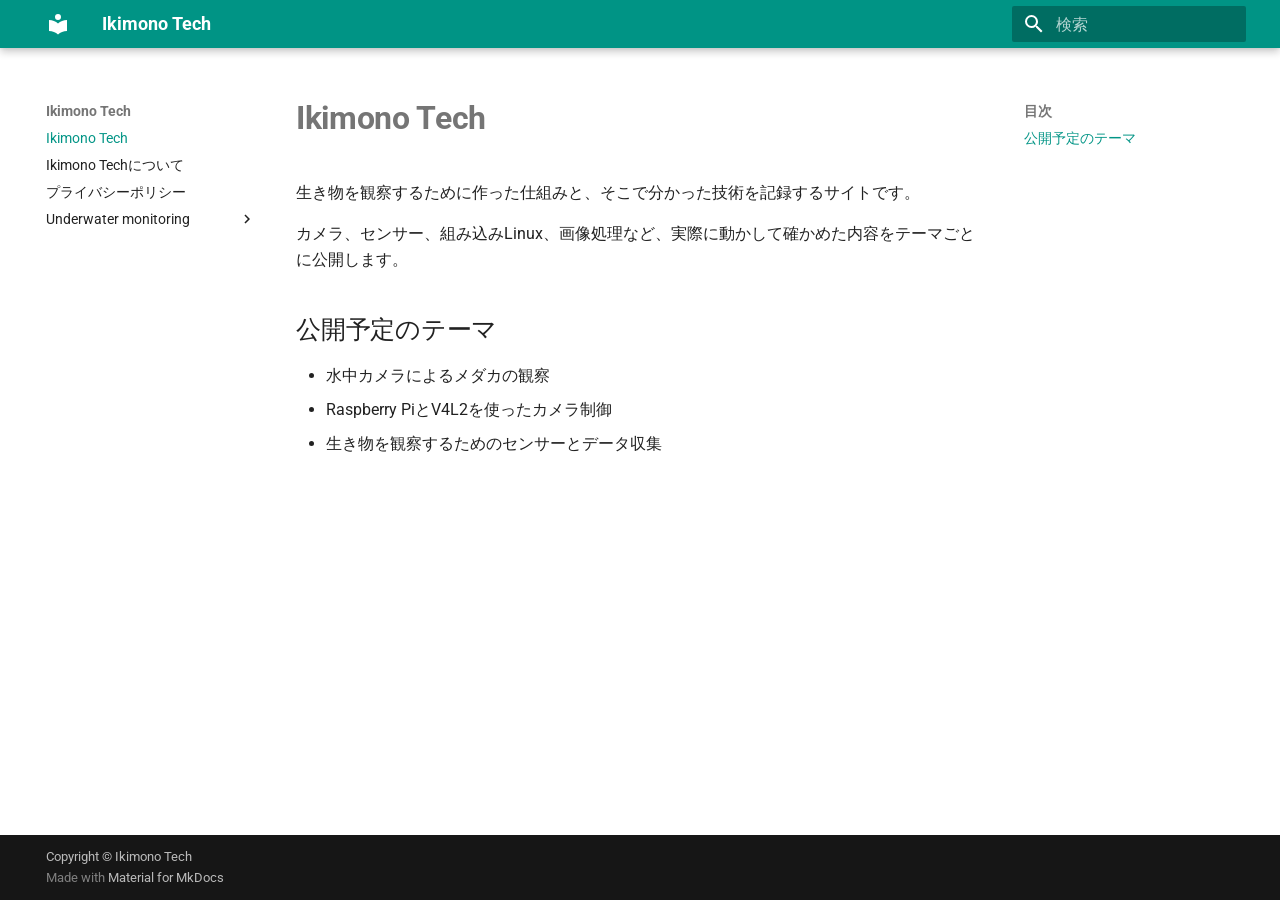
<file: index.html>
<!doctype html>
<html lang="ja" class="no-js">
  <head>
    
      <meta charset="utf-8">
      <meta name="viewport" content="width=device-width,initial-scale=1">
      
        <meta name="description" content="生き物の観察と技術について記録するサイト">
      
      
      
        <link rel="canonical" href="https://ikimonotech.jp/">
      
      
      
        <link rel="next" href="about/">
      
      
        
      
      
      <link rel="icon" href="assets/images/favicon.png">
      <meta name="generator" content="mkdocs-1.6.1, mkdocs-material-9.7.7">
    
    
      
        <title>Ikimono Tech</title>
      
    
    
      <link rel="stylesheet" href="assets/stylesheets/main.ec1eaa64.min.css">
      
        
        <link rel="stylesheet" href="assets/stylesheets/palette.ab4e12ef.min.css">
      
      


    
    
      
    
    
      
        
        
        <link rel="preconnect" href="https://fonts.gstatic.com" crossorigin>
        <link rel="stylesheet" href="https://fonts.googleapis.com/css?family=Roboto:300,300i,400,400i,700,700i%7CRoboto+Mono:400,400i,700,700i&display=fallback">
        <style>:root{--md-text-font:"Roboto";--md-code-font:"Roboto Mono"}</style>
      
    
    
      <link rel="stylesheet" href="assets/stylesheets/extra.css">
    
    <script>__md_scope=new URL(".",location),__md_hash=e=>[...e].reduce(((e,_)=>(e<<5)-e+_.charCodeAt(0)),0),__md_get=(e,_=localStorage,t=__md_scope)=>JSON.parse(_.getItem(t.pathname+"."+e)),__md_set=(e,_,t=localStorage,a=__md_scope)=>{try{t.setItem(a.pathname+"."+e,JSON.stringify(_))}catch(e){}}</script>
    
      

    
    
  </head>
  
  
    
    
      
    
    
    
    
    <body dir="ltr" data-md-color-scheme="default" data-md-color-primary="teal" data-md-color-accent="cyan">
  
    
    <input class="md-toggle" data-md-toggle="drawer" type="checkbox" id="__drawer" autocomplete="off">
    <input class="md-toggle" data-md-toggle="search" type="checkbox" id="__search" autocomplete="off">
    <label class="md-overlay" for="__drawer"></label>
    <div data-md-component="skip">
      
        
        <a href="#ikimono-tech" class="md-skip">
          コンテンツにスキップ
        </a>
      
    </div>
    <div data-md-component="announce">
      
    </div>
    
    
      

  

<header class="md-header md-header--shadow" data-md-component="header">
  <nav class="md-header__inner md-grid" aria-label="ヘッダー">
    <a href="." title="Ikimono Tech" class="md-header__button md-logo" aria-label="Ikimono Tech" data-md-component="logo">
      
  
  <svg xmlns="http://www.w3.org/2000/svg" viewBox="0 0 24 24"><path d="M12 8a3 3 0 0 0 3-3 3 3 0 0 0-3-3 3 3 0 0 0-3 3 3 3 0 0 0 3 3m0 3.54C9.64 9.35 6.5 8 3 8v11c3.5 0 6.64 1.35 9 3.54 2.36-2.19 5.5-3.54 9-3.54V8c-3.5 0-6.64 1.35-9 3.54"/></svg>

    </a>
    <label class="md-header__button md-icon" for="__drawer">
      
      <svg xmlns="http://www.w3.org/2000/svg" viewBox="0 0 24 24"><path d="M3 6h18v2H3zm0 5h18v2H3zm0 5h18v2H3z"/></svg>
    </label>
    <div class="md-header__title" data-md-component="header-title">
      <div class="md-header__ellipsis">
        <div class="md-header__topic">
          <span class="md-ellipsis">
            Ikimono Tech
          </span>
        </div>
        <div class="md-header__topic" data-md-component="header-topic">
          <span class="md-ellipsis">
            
              Ikimono Tech
            
          </span>
        </div>
      </div>
    </div>
    
      
        <form class="md-header__option" data-md-component="palette">
  
    
    
    
    <input class="md-option" data-md-color-media="" data-md-color-scheme="default" data-md-color-primary="teal" data-md-color-accent="cyan"  aria-hidden="true"  type="radio" name="__palette" id="__palette_0">
    
  
</form>
      
    
    
      <script>var palette=__md_get("__palette");if(palette&&palette.color){if("(prefers-color-scheme)"===palette.color.media){var media=matchMedia("(prefers-color-scheme: light)"),input=document.querySelector(media.matches?"[data-md-color-media='(prefers-color-scheme: light)']":"[data-md-color-media='(prefers-color-scheme: dark)']");palette.color.media=input.getAttribute("data-md-color-media"),palette.color.scheme=input.getAttribute("data-md-color-scheme"),palette.color.primary=input.getAttribute("data-md-color-primary"),palette.color.accent=input.getAttribute("data-md-color-accent")}for(var[key,value]of Object.entries(palette.color))document.body.setAttribute("data-md-color-"+key,value)}</script>
    
    
    
      
      
        <label class="md-header__button md-icon" for="__search">
          
          <svg xmlns="http://www.w3.org/2000/svg" viewBox="0 0 24 24"><path d="M9.5 3A6.5 6.5 0 0 1 16 9.5c0 1.61-.59 3.09-1.56 4.23l.27.27h.79l5 5-1.5 1.5-5-5v-.79l-.27-.27A6.52 6.52 0 0 1 9.5 16 6.5 6.5 0 0 1 3 9.5 6.5 6.5 0 0 1 9.5 3m0 2C7 5 5 7 5 9.5S7 14 9.5 14 14 12 14 9.5 12 5 9.5 5"/></svg>
        </label>
        <div class="md-search" data-md-component="search" role="dialog">
  <label class="md-search__overlay" for="__search"></label>
  <div class="md-search__inner" role="search">
    <form class="md-search__form" name="search">
      <input type="text" class="md-search__input" name="query" aria-label="検索" placeholder="検索" autocapitalize="off" autocorrect="off" autocomplete="off" spellcheck="false" data-md-component="search-query" required>
      <label class="md-search__icon md-icon" for="__search">
        
        <svg xmlns="http://www.w3.org/2000/svg" viewBox="0 0 24 24"><path d="M9.5 3A6.5 6.5 0 0 1 16 9.5c0 1.61-.59 3.09-1.56 4.23l.27.27h.79l5 5-1.5 1.5-5-5v-.79l-.27-.27A6.52 6.52 0 0 1 9.5 16 6.5 6.5 0 0 1 3 9.5 6.5 6.5 0 0 1 9.5 3m0 2C7 5 5 7 5 9.5S7 14 9.5 14 14 12 14 9.5 12 5 9.5 5"/></svg>
        
        <svg xmlns="http://www.w3.org/2000/svg" viewBox="0 0 24 24"><path d="M20 11v2H8l5.5 5.5-1.42 1.42L4.16 12l7.92-7.92L13.5 5.5 8 11z"/></svg>
      </label>
      <nav class="md-search__options" aria-label="検索">
        
        <button type="reset" class="md-search__icon md-icon" title="クリア" aria-label="クリア" tabindex="-1">
          
          <svg xmlns="http://www.w3.org/2000/svg" viewBox="0 0 24 24"><path d="M19 6.41 17.59 5 12 10.59 6.41 5 5 6.41 10.59 12 5 17.59 6.41 19 12 13.41 17.59 19 19 17.59 13.41 12z"/></svg>
        </button>
      </nav>
      
    </form>
    <div class="md-search__output">
      <div class="md-search__scrollwrap" tabindex="0" data-md-scrollfix>
        <div class="md-search-result" data-md-component="search-result">
          <div class="md-search-result__meta">
            検索を初期化
          </div>
          <ol class="md-search-result__list" role="presentation"></ol>
        </div>
      </div>
    </div>
  </div>
</div>
      
    
    
  </nav>
  
</header>
    
    <div class="md-container" data-md-component="container">
      
      
        
          
        
      
      <main class="md-main" data-md-component="main">
        <div class="md-main__inner md-grid">
          
            
              
              <div class="md-sidebar md-sidebar--primary" data-md-component="sidebar" data-md-type="navigation" >
                <div class="md-sidebar__scrollwrap">
                  <div class="md-sidebar__inner">
                    



<nav class="md-nav md-nav--primary" aria-label="ナビゲーション" data-md-level="0">
  <label class="md-nav__title" for="__drawer">
    <a href="." title="Ikimono Tech" class="md-nav__button md-logo" aria-label="Ikimono Tech" data-md-component="logo">
      
  
  <svg xmlns="http://www.w3.org/2000/svg" viewBox="0 0 24 24"><path d="M12 8a3 3 0 0 0 3-3 3 3 0 0 0-3-3 3 3 0 0 0-3 3 3 3 0 0 0 3 3m0 3.54C9.64 9.35 6.5 8 3 8v11c3.5 0 6.64 1.35 9 3.54 2.36-2.19 5.5-3.54 9-3.54V8c-3.5 0-6.64 1.35-9 3.54"/></svg>

    </a>
    Ikimono Tech
  </label>
  
  <ul class="md-nav__list" data-md-scrollfix>
    
      
      
  
  
    
  
  
  
    <li class="md-nav__item md-nav__item--active">
      
      <input class="md-nav__toggle md-toggle" type="checkbox" id="__toc">
      
      
        
      
      
        <label class="md-nav__link md-nav__link--active" for="__toc">
          
  
  
  <span class="md-ellipsis">
    
  
    Ikimono Tech
  

    
  </span>
  
  

          <span class="md-nav__icon md-icon"></span>
        </label>
      
      <a href="." class="md-nav__link md-nav__link--active">
        
  
  
  <span class="md-ellipsis">
    
  
    Ikimono Tech
  

    
  </span>
  
  

      </a>
      
        

<nav class="md-nav md-nav--secondary" aria-label="目次">
  
  
  
    
  
  
    <label class="md-nav__title" for="__toc">
      <span class="md-nav__icon md-icon"></span>
      目次
    </label>
    <ul class="md-nav__list" data-md-component="toc" data-md-scrollfix>
      
        <li class="md-nav__item">
  <a href="#_1" class="md-nav__link">
    <span class="md-ellipsis">
      
        公開予定のテーマ
      
    </span>
  </a>
  
</li>
      
    </ul>
  
</nav>
      
    </li>
  

    
      
      
  
  
  
  
    <li class="md-nav__item">
      <a href="about/" class="md-nav__link">
        
  
  
  <span class="md-ellipsis">
    
  
    Ikimono Techについて
  

    
  </span>
  
  

      </a>
    </li>
  

    
      
      
  
  
  
  
    <li class="md-nav__item">
      <a href="privacy/" class="md-nav__link">
        
  
  
  <span class="md-ellipsis">
    
  
    プライバシーポリシー
  

    
  </span>
  
  

      </a>
    </li>
  

    
      
      
  
  
  
  
    
    
      
        
          
        
      
        
      
        
      
    
    
    
    
    <li class="md-nav__item md-nav__item--nested">
      
        
        
        <input class="md-nav__toggle md-toggle " type="checkbox" id="__nav_4" >
        
          
          <div class="md-nav__link md-nav__container">
            <a href="underwater-monitoring/" class="md-nav__link ">
              
  
  
  <span class="md-ellipsis">
    
  
    Underwater monitoring
  

    
  </span>
  
  

            </a>
            
              
              <label class="md-nav__link " for="__nav_4" id="__nav_4_label" tabindex="0">
                <span class="md-nav__icon md-icon"></span>
              </label>
            
          </div>
        
        <nav class="md-nav" data-md-level="1" aria-labelledby="__nav_4_label" aria-expanded="false">
          <label class="md-nav__title" for="__nav_4">
            <span class="md-nav__icon md-icon"></span>
            
  
    Underwater monitoring
  

          </label>
          <ul class="md-nav__list" data-md-scrollfix>
            
              
            
              
                
  
  
  
  
    <li class="md-nav__item">
      <a href="underwater-monitoring/pet-camera-story/" class="md-nav__link">
        
  
  
  <span class="md-ellipsis">
    
  
    旅行で買ったまりもが寂しそうだったので、メダカ観察カメラを作った
  

    
  </span>
  
  

      </a>
    </li>
  

              
            
              
                
  
  
  
  
    <li class="md-nav__item">
      <a href="underwater-monitoring/pet-camera-technical/" class="md-nav__link">
        
  
  
  <span class="md-ellipsis">
    
  
    Raspberry Piのカメラ映像をブラウザーへ届ける――方式選定と止まった映像を誤認させない設計
  

    
  </span>
  
  

      </a>
    </li>
  

              
            
          </ul>
        </nav>
      
    </li>
  

    
  </ul>
</nav>
                  </div>
                </div>
              </div>
            
            
              
              <div class="md-sidebar md-sidebar--secondary" data-md-component="sidebar" data-md-type="toc" >
                <div class="md-sidebar__scrollwrap">
                  <div class="md-sidebar__inner">
                    

<nav class="md-nav md-nav--secondary" aria-label="目次">
  
  
  
    
  
  
    <label class="md-nav__title" for="__toc">
      <span class="md-nav__icon md-icon"></span>
      目次
    </label>
    <ul class="md-nav__list" data-md-component="toc" data-md-scrollfix>
      
        <li class="md-nav__item">
  <a href="#_1" class="md-nav__link">
    <span class="md-ellipsis">
      
        公開予定のテーマ
      
    </span>
  </a>
  
</li>
      
    </ul>
  
</nav>
                  </div>
                </div>
              </div>
            
          
          
            <div class="md-content" data-md-component="content">
              
              <article class="md-content__inner md-typeset">
                
                  



<h1 id="ikimono-tech">Ikimono Tech<a class="headerlink" href="#ikimono-tech" title="Permanent link">&para;</a></h1>
<p>生き物を観察するために作った仕組みと、そこで分かった技術を記録するサイトです。</p>
<p>カメラ、センサー、組み込みLinux、画像処理など、実際に動かして確かめた内容をテーマごとに公開します。</p>
<h2 id="_1">公開予定のテーマ<a class="headerlink" href="#_1" title="Permanent link">&para;</a></h2>
<ul>
<li>水中カメラによるメダカの観察</li>
<li>Raspberry PiとV4L2を使ったカメラ制御</li>
<li>生き物を観察するためのセンサーとデータ収集</li>
</ul>












                
              </article>
            </div>
          
          
<script>var target=document.getElementById(location.hash.slice(1));target&&target.name&&(target.checked=target.name.startsWith("__tabbed_"))</script>
        </div>
        
          <button type="button" class="md-top md-icon" data-md-component="top" hidden>
  
  <svg xmlns="http://www.w3.org/2000/svg" viewBox="0 0 24 24"><path d="M13 20h-2V8l-5.5 5.5-1.42-1.42L12 4.16l7.92 7.92-1.42 1.42L13 8z"/></svg>
  ページトップへ戻る
</button>
        
      </main>
      
        <footer class="md-footer">
  
  <div class="md-footer-meta md-typeset">
    <div class="md-footer-meta__inner md-grid">
      <div class="md-copyright">
  
    <div class="md-copyright__highlight">
      Copyright &copy; Ikimono Tech
    </div>
  
  
    Made with
    <a href="https://squidfunk.github.io/mkdocs-material/" target="_blank" rel="noopener">
      Material for MkDocs
    </a>
  
</div>
      
    </div>
  </div>
</footer>
      
    </div>
    <div class="md-dialog" data-md-component="dialog">
      <div class="md-dialog__inner md-typeset"></div>
    </div>
    
    
    
      
      
      <script id="__config" type="application/json">{"annotate": null, "base": ".", "features": ["navigation.indexes", "navigation.top", "search.highlight"], "search": "assets/javascripts/workers/search.2c215733.min.js", "tags": null, "translations": {"clipboard.copied": "\u30b3\u30d4\u30fc\u3057\u307e\u3057\u305f", "clipboard.copy": "\u30af\u30ea\u30c3\u30d7\u30dc\u30fc\u30c9\u3078\u30b3\u30d4\u30fc", "search.result.more.one": "\u3053\u306e\u30da\u30fc\u30b8\u5185\u306b\u3082\u30461\u4ef6\u898b\u3064\u304b\u308a\u307e\u3057\u305f", "search.result.more.other": "\u3053\u306e\u30da\u30fc\u30b8\u5185\u306b\u3042\u3068#\u4ef6\u898b\u3064\u304b\u308a\u307e\u3057\u305f", "search.result.none": "\u4f55\u3082\u898b\u3064\u304b\u308a\u307e\u305b\u3093\u3067\u3057\u305f", "search.result.one": "1\u4ef6\u898b\u3064\u304b\u308a\u307e\u3057\u305f", "search.result.other": "#\u4ef6\u898b\u3064\u304b\u308a\u307e\u3057\u305f", "search.result.placeholder": "\u691c\u7d22\u30ad\u30fc\u30ef\u30fc\u30c9\u3092\u5165\u529b\u3057\u3066\u304f\u3060\u3055\u3044", "search.result.term.missing": "\u691c\u7d22\u306b\u542b\u307e\u308c\u306a\u3044", "select.version": "\u30d0\u30fc\u30b8\u30e7\u30f3\u5207\u308a\u66ff\u3048"}, "version": null}</script>
    
    
      <script src="assets/javascripts/bundle.d7400e89.min.js"></script>
      
    
  </body>
</html>
</file>
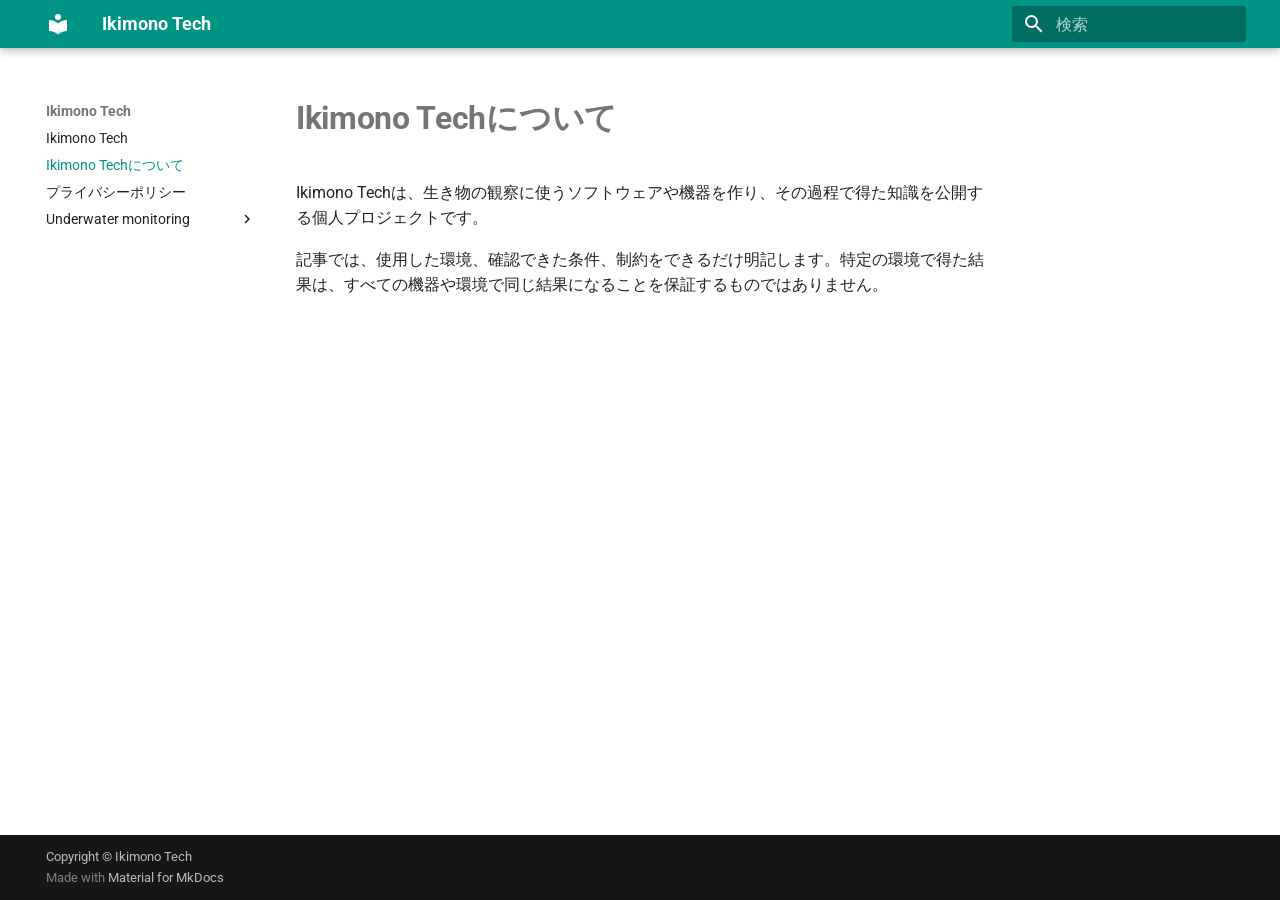
<file: about/index.html>
<!doctype html>
<html lang="ja" class="no-js">
  <head>
    
      <meta charset="utf-8">
      <meta name="viewport" content="width=device-width,initial-scale=1">
      
        <meta name="description" content="生き物の観察と技術について記録するサイト">
      
      
      
        <link rel="canonical" href="https://ikimonotech.jp/about/">
      
      
        <link rel="prev" href="..">
      
      
        <link rel="next" href="../privacy/">
      
      
        
      
      
      <link rel="icon" href="../assets/images/favicon.png">
      <meta name="generator" content="mkdocs-1.6.1, mkdocs-material-9.7.7">
    
    
      
        <title>Ikimono Techについて - Ikimono Tech</title>
      
    
    
      <link rel="stylesheet" href="../assets/stylesheets/main.ec1eaa64.min.css">
      
        
        <link rel="stylesheet" href="../assets/stylesheets/palette.ab4e12ef.min.css">
      
      


    
    
      
    
    
      
        
        
        <link rel="preconnect" href="https://fonts.gstatic.com" crossorigin>
        <link rel="stylesheet" href="https://fonts.googleapis.com/css?family=Roboto:300,300i,400,400i,700,700i%7CRoboto+Mono:400,400i,700,700i&display=fallback">
        <style>:root{--md-text-font:"Roboto";--md-code-font:"Roboto Mono"}</style>
      
    
    
      <link rel="stylesheet" href="../assets/stylesheets/extra.css">
    
    <script>__md_scope=new URL("..",location),__md_hash=e=>[...e].reduce(((e,_)=>(e<<5)-e+_.charCodeAt(0)),0),__md_get=(e,_=localStorage,t=__md_scope)=>JSON.parse(_.getItem(t.pathname+"."+e)),__md_set=(e,_,t=localStorage,a=__md_scope)=>{try{t.setItem(a.pathname+"."+e,JSON.stringify(_))}catch(e){}}</script>
    
      

    
    
  </head>
  
  
    
    
      
    
    
    
    
    <body dir="ltr" data-md-color-scheme="default" data-md-color-primary="teal" data-md-color-accent="cyan">
  
    
    <input class="md-toggle" data-md-toggle="drawer" type="checkbox" id="__drawer" autocomplete="off">
    <input class="md-toggle" data-md-toggle="search" type="checkbox" id="__search" autocomplete="off">
    <label class="md-overlay" for="__drawer"></label>
    <div data-md-component="skip">
      
        
        <a href="#ikimono-tech" class="md-skip">
          コンテンツにスキップ
        </a>
      
    </div>
    <div data-md-component="announce">
      
    </div>
    
    
      

  

<header class="md-header md-header--shadow" data-md-component="header">
  <nav class="md-header__inner md-grid" aria-label="ヘッダー">
    <a href=".." title="Ikimono Tech" class="md-header__button md-logo" aria-label="Ikimono Tech" data-md-component="logo">
      
  
  <svg xmlns="http://www.w3.org/2000/svg" viewBox="0 0 24 24"><path d="M12 8a3 3 0 0 0 3-3 3 3 0 0 0-3-3 3 3 0 0 0-3 3 3 3 0 0 0 3 3m0 3.54C9.64 9.35 6.5 8 3 8v11c3.5 0 6.64 1.35 9 3.54 2.36-2.19 5.5-3.54 9-3.54V8c-3.5 0-6.64 1.35-9 3.54"/></svg>

    </a>
    <label class="md-header__button md-icon" for="__drawer">
      
      <svg xmlns="http://www.w3.org/2000/svg" viewBox="0 0 24 24"><path d="M3 6h18v2H3zm0 5h18v2H3zm0 5h18v2H3z"/></svg>
    </label>
    <div class="md-header__title" data-md-component="header-title">
      <div class="md-header__ellipsis">
        <div class="md-header__topic">
          <span class="md-ellipsis">
            Ikimono Tech
          </span>
        </div>
        <div class="md-header__topic" data-md-component="header-topic">
          <span class="md-ellipsis">
            
              Ikimono Techについて
            
          </span>
        </div>
      </div>
    </div>
    
      
        <form class="md-header__option" data-md-component="palette">
  
    
    
    
    <input class="md-option" data-md-color-media="" data-md-color-scheme="default" data-md-color-primary="teal" data-md-color-accent="cyan"  aria-hidden="true"  type="radio" name="__palette" id="__palette_0">
    
  
</form>
      
    
    
      <script>var palette=__md_get("__palette");if(palette&&palette.color){if("(prefers-color-scheme)"===palette.color.media){var media=matchMedia("(prefers-color-scheme: light)"),input=document.querySelector(media.matches?"[data-md-color-media='(prefers-color-scheme: light)']":"[data-md-color-media='(prefers-color-scheme: dark)']");palette.color.media=input.getAttribute("data-md-color-media"),palette.color.scheme=input.getAttribute("data-md-color-scheme"),palette.color.primary=input.getAttribute("data-md-color-primary"),palette.color.accent=input.getAttribute("data-md-color-accent")}for(var[key,value]of Object.entries(palette.color))document.body.setAttribute("data-md-color-"+key,value)}</script>
    
    
    
      
      
        <label class="md-header__button md-icon" for="__search">
          
          <svg xmlns="http://www.w3.org/2000/svg" viewBox="0 0 24 24"><path d="M9.5 3A6.5 6.5 0 0 1 16 9.5c0 1.61-.59 3.09-1.56 4.23l.27.27h.79l5 5-1.5 1.5-5-5v-.79l-.27-.27A6.52 6.52 0 0 1 9.5 16 6.5 6.5 0 0 1 3 9.5 6.5 6.5 0 0 1 9.5 3m0 2C7 5 5 7 5 9.5S7 14 9.5 14 14 12 14 9.5 12 5 9.5 5"/></svg>
        </label>
        <div class="md-search" data-md-component="search" role="dialog">
  <label class="md-search__overlay" for="__search"></label>
  <div class="md-search__inner" role="search">
    <form class="md-search__form" name="search">
      <input type="text" class="md-search__input" name="query" aria-label="検索" placeholder="検索" autocapitalize="off" autocorrect="off" autocomplete="off" spellcheck="false" data-md-component="search-query" required>
      <label class="md-search__icon md-icon" for="__search">
        
        <svg xmlns="http://www.w3.org/2000/svg" viewBox="0 0 24 24"><path d="M9.5 3A6.5 6.5 0 0 1 16 9.5c0 1.61-.59 3.09-1.56 4.23l.27.27h.79l5 5-1.5 1.5-5-5v-.79l-.27-.27A6.52 6.52 0 0 1 9.5 16 6.5 6.5 0 0 1 3 9.5 6.5 6.5 0 0 1 9.5 3m0 2C7 5 5 7 5 9.5S7 14 9.5 14 14 12 14 9.5 12 5 9.5 5"/></svg>
        
        <svg xmlns="http://www.w3.org/2000/svg" viewBox="0 0 24 24"><path d="M20 11v2H8l5.5 5.5-1.42 1.42L4.16 12l7.92-7.92L13.5 5.5 8 11z"/></svg>
      </label>
      <nav class="md-search__options" aria-label="検索">
        
        <button type="reset" class="md-search__icon md-icon" title="クリア" aria-label="クリア" tabindex="-1">
          
          <svg xmlns="http://www.w3.org/2000/svg" viewBox="0 0 24 24"><path d="M19 6.41 17.59 5 12 10.59 6.41 5 5 6.41 10.59 12 5 17.59 6.41 19 12 13.41 17.59 19 19 17.59 13.41 12z"/></svg>
        </button>
      </nav>
      
    </form>
    <div class="md-search__output">
      <div class="md-search__scrollwrap" tabindex="0" data-md-scrollfix>
        <div class="md-search-result" data-md-component="search-result">
          <div class="md-search-result__meta">
            検索を初期化
          </div>
          <ol class="md-search-result__list" role="presentation"></ol>
        </div>
      </div>
    </div>
  </div>
</div>
      
    
    
  </nav>
  
</header>
    
    <div class="md-container" data-md-component="container">
      
      
        
          
        
      
      <main class="md-main" data-md-component="main">
        <div class="md-main__inner md-grid">
          
            
              
              <div class="md-sidebar md-sidebar--primary" data-md-component="sidebar" data-md-type="navigation" >
                <div class="md-sidebar__scrollwrap">
                  <div class="md-sidebar__inner">
                    



<nav class="md-nav md-nav--primary" aria-label="ナビゲーション" data-md-level="0">
  <label class="md-nav__title" for="__drawer">
    <a href=".." title="Ikimono Tech" class="md-nav__button md-logo" aria-label="Ikimono Tech" data-md-component="logo">
      
  
  <svg xmlns="http://www.w3.org/2000/svg" viewBox="0 0 24 24"><path d="M12 8a3 3 0 0 0 3-3 3 3 0 0 0-3-3 3 3 0 0 0-3 3 3 3 0 0 0 3 3m0 3.54C9.64 9.35 6.5 8 3 8v11c3.5 0 6.64 1.35 9 3.54 2.36-2.19 5.5-3.54 9-3.54V8c-3.5 0-6.64 1.35-9 3.54"/></svg>

    </a>
    Ikimono Tech
  </label>
  
  <ul class="md-nav__list" data-md-scrollfix>
    
      
      
  
  
  
  
    <li class="md-nav__item">
      <a href=".." class="md-nav__link">
        
  
  
  <span class="md-ellipsis">
    
  
    Ikimono Tech
  

    
  </span>
  
  

      </a>
    </li>
  

    
      
      
  
  
    
  
  
  
    <li class="md-nav__item md-nav__item--active">
      
      <input class="md-nav__toggle md-toggle" type="checkbox" id="__toc">
      
      
        
      
      
      <a href="./" class="md-nav__link md-nav__link--active">
        
  
  
  <span class="md-ellipsis">
    
  
    Ikimono Techについて
  

    
  </span>
  
  

      </a>
      
    </li>
  

    
      
      
  
  
  
  
    <li class="md-nav__item">
      <a href="../privacy/" class="md-nav__link">
        
  
  
  <span class="md-ellipsis">
    
  
    プライバシーポリシー
  

    
  </span>
  
  

      </a>
    </li>
  

    
      
      
  
  
  
  
    
    
      
        
          
        
      
        
      
        
      
    
    
    
    
    <li class="md-nav__item md-nav__item--nested">
      
        
        
        <input class="md-nav__toggle md-toggle " type="checkbox" id="__nav_4" >
        
          
          <div class="md-nav__link md-nav__container">
            <a href="../underwater-monitoring/" class="md-nav__link ">
              
  
  
  <span class="md-ellipsis">
    
  
    Underwater monitoring
  

    
  </span>
  
  

            </a>
            
              
              <label class="md-nav__link " for="__nav_4" id="__nav_4_label" tabindex="0">
                <span class="md-nav__icon md-icon"></span>
              </label>
            
          </div>
        
        <nav class="md-nav" data-md-level="1" aria-labelledby="__nav_4_label" aria-expanded="false">
          <label class="md-nav__title" for="__nav_4">
            <span class="md-nav__icon md-icon"></span>
            
  
    Underwater monitoring
  

          </label>
          <ul class="md-nav__list" data-md-scrollfix>
            
              
            
              
                
  
  
  
  
    <li class="md-nav__item">
      <a href="../underwater-monitoring/pet-camera-story/" class="md-nav__link">
        
  
  
  <span class="md-ellipsis">
    
  
    旅行で買ったまりもが寂しそうだったので、メダカ観察カメラを作った
  

    
  </span>
  
  

      </a>
    </li>
  

              
            
              
                
  
  
  
  
    <li class="md-nav__item">
      <a href="../underwater-monitoring/pet-camera-technical/" class="md-nav__link">
        
  
  
  <span class="md-ellipsis">
    
  
    Raspberry Piのカメラ映像をブラウザーへ届ける――方式選定と止まった映像を誤認させない設計
  

    
  </span>
  
  

      </a>
    </li>
  

              
            
          </ul>
        </nav>
      
    </li>
  

    
  </ul>
</nav>
                  </div>
                </div>
              </div>
            
            
              
              <div class="md-sidebar md-sidebar--secondary" data-md-component="sidebar" data-md-type="toc" >
                <div class="md-sidebar__scrollwrap">
                  <div class="md-sidebar__inner">
                    

<nav class="md-nav md-nav--secondary" aria-label="目次">
  
  
  
    
  
  
</nav>
                  </div>
                </div>
              </div>
            
          
          
            <div class="md-content" data-md-component="content">
              
              <article class="md-content__inner md-typeset">
                
                  



<h1 id="ikimono-tech">Ikimono Techについて<a class="headerlink" href="#ikimono-tech" title="Permanent link">&para;</a></h1>
<p>Ikimono Techは、生き物の観察に使うソフトウェアや機器を作り、その過程で得た知識を公開する個人プロジェクトです。</p>
<p>記事では、使用した環境、確認できた条件、制約をできるだけ明記します。特定の環境で得た結果は、すべての機器や環境で同じ結果になることを保証するものではありません。</p>












                
              </article>
            </div>
          
          
<script>var target=document.getElementById(location.hash.slice(1));target&&target.name&&(target.checked=target.name.startsWith("__tabbed_"))</script>
        </div>
        
          <button type="button" class="md-top md-icon" data-md-component="top" hidden>
  
  <svg xmlns="http://www.w3.org/2000/svg" viewBox="0 0 24 24"><path d="M13 20h-2V8l-5.5 5.5-1.42-1.42L12 4.16l7.92 7.92-1.42 1.42L13 8z"/></svg>
  ページトップへ戻る
</button>
        
      </main>
      
        <footer class="md-footer">
  
  <div class="md-footer-meta md-typeset">
    <div class="md-footer-meta__inner md-grid">
      <div class="md-copyright">
  
    <div class="md-copyright__highlight">
      Copyright &copy; Ikimono Tech
    </div>
  
  
    Made with
    <a href="https://squidfunk.github.io/mkdocs-material/" target="_blank" rel="noopener">
      Material for MkDocs
    </a>
  
</div>
      
    </div>
  </div>
</footer>
      
    </div>
    <div class="md-dialog" data-md-component="dialog">
      <div class="md-dialog__inner md-typeset"></div>
    </div>
    
    
    
      
      
      <script id="__config" type="application/json">{"annotate": null, "base": "..", "features": ["navigation.indexes", "navigation.top", "search.highlight"], "search": "../assets/javascripts/workers/search.2c215733.min.js", "tags": null, "translations": {"clipboard.copied": "\u30b3\u30d4\u30fc\u3057\u307e\u3057\u305f", "clipboard.copy": "\u30af\u30ea\u30c3\u30d7\u30dc\u30fc\u30c9\u3078\u30b3\u30d4\u30fc", "search.result.more.one": "\u3053\u306e\u30da\u30fc\u30b8\u5185\u306b\u3082\u30461\u4ef6\u898b\u3064\u304b\u308a\u307e\u3057\u305f", "search.result.more.other": "\u3053\u306e\u30da\u30fc\u30b8\u5185\u306b\u3042\u3068#\u4ef6\u898b\u3064\u304b\u308a\u307e\u3057\u305f", "search.result.none": "\u4f55\u3082\u898b\u3064\u304b\u308a\u307e\u305b\u3093\u3067\u3057\u305f", "search.result.one": "1\u4ef6\u898b\u3064\u304b\u308a\u307e\u3057\u305f", "search.result.other": "#\u4ef6\u898b\u3064\u304b\u308a\u307e\u3057\u305f", "search.result.placeholder": "\u691c\u7d22\u30ad\u30fc\u30ef\u30fc\u30c9\u3092\u5165\u529b\u3057\u3066\u304f\u3060\u3055\u3044", "search.result.term.missing": "\u691c\u7d22\u306b\u542b\u307e\u308c\u306a\u3044", "select.version": "\u30d0\u30fc\u30b8\u30e7\u30f3\u5207\u308a\u66ff\u3048"}, "version": null}</script>
    
    
      <script src="../assets/javascripts/bundle.d7400e89.min.js"></script>
      
    
  </body>
</html>
</file>
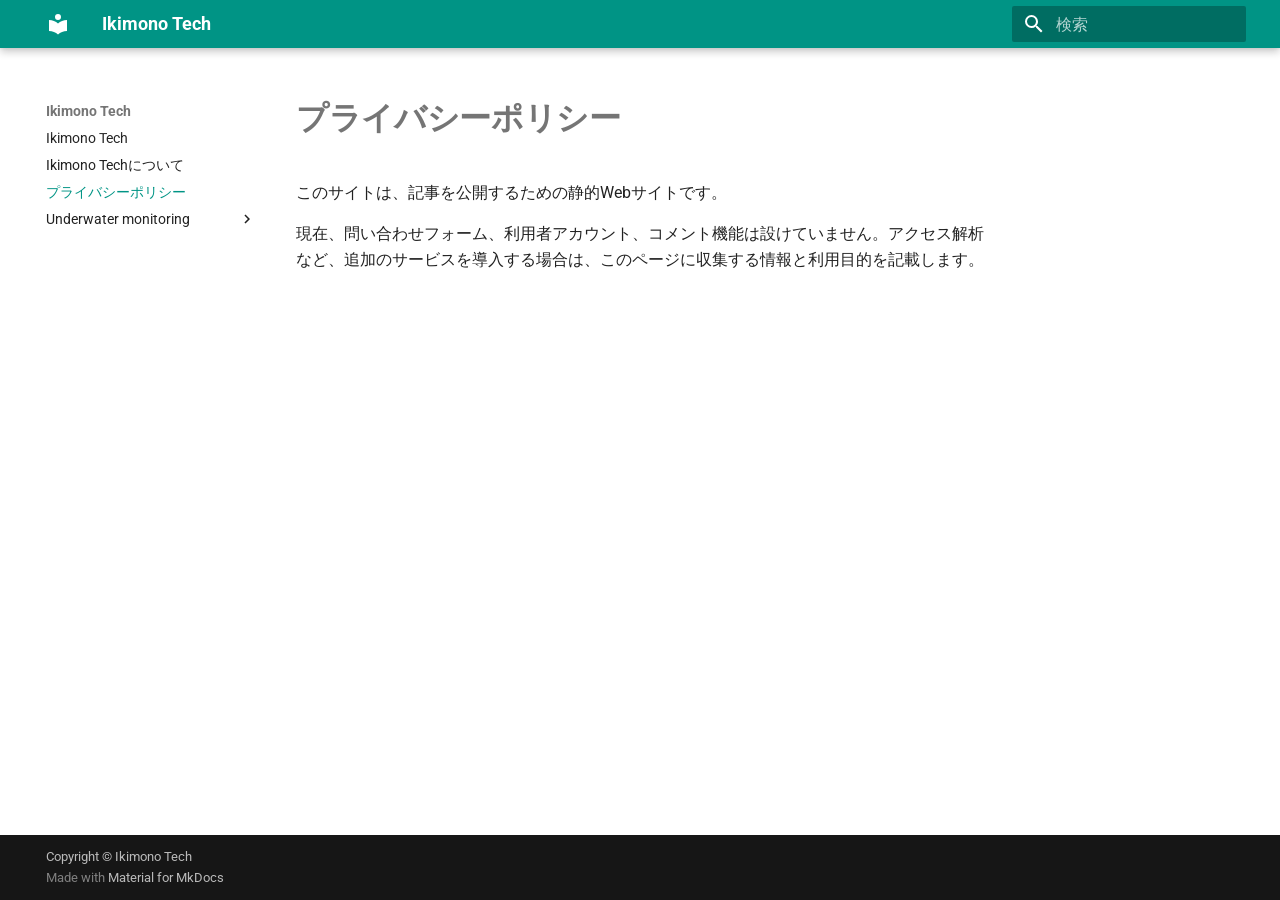
<file: privacy/index.html>
<!doctype html>
<html lang="ja" class="no-js">
  <head>
    
      <meta charset="utf-8">
      <meta name="viewport" content="width=device-width,initial-scale=1">
      
        <meta name="description" content="生き物の観察と技術について記録するサイト">
      
      
      
        <link rel="canonical" href="https://ikimonotech.jp/privacy/">
      
      
        <link rel="prev" href="../about/">
      
      
        <link rel="next" href="../underwater-monitoring/">
      
      
        
      
      
      <link rel="icon" href="../assets/images/favicon.png">
      <meta name="generator" content="mkdocs-1.6.1, mkdocs-material-9.7.7">
    
    
      
        <title>プライバシーポリシー - Ikimono Tech</title>
      
    
    
      <link rel="stylesheet" href="../assets/stylesheets/main.ec1eaa64.min.css">
      
        
        <link rel="stylesheet" href="../assets/stylesheets/palette.ab4e12ef.min.css">
      
      


    
    
      
    
    
      
        
        
        <link rel="preconnect" href="https://fonts.gstatic.com" crossorigin>
        <link rel="stylesheet" href="https://fonts.googleapis.com/css?family=Roboto:300,300i,400,400i,700,700i%7CRoboto+Mono:400,400i,700,700i&display=fallback">
        <style>:root{--md-text-font:"Roboto";--md-code-font:"Roboto Mono"}</style>
      
    
    
      <link rel="stylesheet" href="../assets/stylesheets/extra.css">
    
    <script>__md_scope=new URL("..",location),__md_hash=e=>[...e].reduce(((e,_)=>(e<<5)-e+_.charCodeAt(0)),0),__md_get=(e,_=localStorage,t=__md_scope)=>JSON.parse(_.getItem(t.pathname+"."+e)),__md_set=(e,_,t=localStorage,a=__md_scope)=>{try{t.setItem(a.pathname+"."+e,JSON.stringify(_))}catch(e){}}</script>
    
      

    
    
  </head>
  
  
    
    
      
    
    
    
    
    <body dir="ltr" data-md-color-scheme="default" data-md-color-primary="teal" data-md-color-accent="cyan">
  
    
    <input class="md-toggle" data-md-toggle="drawer" type="checkbox" id="__drawer" autocomplete="off">
    <input class="md-toggle" data-md-toggle="search" type="checkbox" id="__search" autocomplete="off">
    <label class="md-overlay" for="__drawer"></label>
    <div data-md-component="skip">
      
        
        <a href="#_1" class="md-skip">
          コンテンツにスキップ
        </a>
      
    </div>
    <div data-md-component="announce">
      
    </div>
    
    
      

  

<header class="md-header md-header--shadow" data-md-component="header">
  <nav class="md-header__inner md-grid" aria-label="ヘッダー">
    <a href=".." title="Ikimono Tech" class="md-header__button md-logo" aria-label="Ikimono Tech" data-md-component="logo">
      
  
  <svg xmlns="http://www.w3.org/2000/svg" viewBox="0 0 24 24"><path d="M12 8a3 3 0 0 0 3-3 3 3 0 0 0-3-3 3 3 0 0 0-3 3 3 3 0 0 0 3 3m0 3.54C9.64 9.35 6.5 8 3 8v11c3.5 0 6.64 1.35 9 3.54 2.36-2.19 5.5-3.54 9-3.54V8c-3.5 0-6.64 1.35-9 3.54"/></svg>

    </a>
    <label class="md-header__button md-icon" for="__drawer">
      
      <svg xmlns="http://www.w3.org/2000/svg" viewBox="0 0 24 24"><path d="M3 6h18v2H3zm0 5h18v2H3zm0 5h18v2H3z"/></svg>
    </label>
    <div class="md-header__title" data-md-component="header-title">
      <div class="md-header__ellipsis">
        <div class="md-header__topic">
          <span class="md-ellipsis">
            Ikimono Tech
          </span>
        </div>
        <div class="md-header__topic" data-md-component="header-topic">
          <span class="md-ellipsis">
            
              プライバシーポリシー
            
          </span>
        </div>
      </div>
    </div>
    
      
        <form class="md-header__option" data-md-component="palette">
  
    
    
    
    <input class="md-option" data-md-color-media="" data-md-color-scheme="default" data-md-color-primary="teal" data-md-color-accent="cyan"  aria-hidden="true"  type="radio" name="__palette" id="__palette_0">
    
  
</form>
      
    
    
      <script>var palette=__md_get("__palette");if(palette&&palette.color){if("(prefers-color-scheme)"===palette.color.media){var media=matchMedia("(prefers-color-scheme: light)"),input=document.querySelector(media.matches?"[data-md-color-media='(prefers-color-scheme: light)']":"[data-md-color-media='(prefers-color-scheme: dark)']");palette.color.media=input.getAttribute("data-md-color-media"),palette.color.scheme=input.getAttribute("data-md-color-scheme"),palette.color.primary=input.getAttribute("data-md-color-primary"),palette.color.accent=input.getAttribute("data-md-color-accent")}for(var[key,value]of Object.entries(palette.color))document.body.setAttribute("data-md-color-"+key,value)}</script>
    
    
    
      
      
        <label class="md-header__button md-icon" for="__search">
          
          <svg xmlns="http://www.w3.org/2000/svg" viewBox="0 0 24 24"><path d="M9.5 3A6.5 6.5 0 0 1 16 9.5c0 1.61-.59 3.09-1.56 4.23l.27.27h.79l5 5-1.5 1.5-5-5v-.79l-.27-.27A6.52 6.52 0 0 1 9.5 16 6.5 6.5 0 0 1 3 9.5 6.5 6.5 0 0 1 9.5 3m0 2C7 5 5 7 5 9.5S7 14 9.5 14 14 12 14 9.5 12 5 9.5 5"/></svg>
        </label>
        <div class="md-search" data-md-component="search" role="dialog">
  <label class="md-search__overlay" for="__search"></label>
  <div class="md-search__inner" role="search">
    <form class="md-search__form" name="search">
      <input type="text" class="md-search__input" name="query" aria-label="検索" placeholder="検索" autocapitalize="off" autocorrect="off" autocomplete="off" spellcheck="false" data-md-component="search-query" required>
      <label class="md-search__icon md-icon" for="__search">
        
        <svg xmlns="http://www.w3.org/2000/svg" viewBox="0 0 24 24"><path d="M9.5 3A6.5 6.5 0 0 1 16 9.5c0 1.61-.59 3.09-1.56 4.23l.27.27h.79l5 5-1.5 1.5-5-5v-.79l-.27-.27A6.52 6.52 0 0 1 9.5 16 6.5 6.5 0 0 1 3 9.5 6.5 6.5 0 0 1 9.5 3m0 2C7 5 5 7 5 9.5S7 14 9.5 14 14 12 14 9.5 12 5 9.5 5"/></svg>
        
        <svg xmlns="http://www.w3.org/2000/svg" viewBox="0 0 24 24"><path d="M20 11v2H8l5.5 5.5-1.42 1.42L4.16 12l7.92-7.92L13.5 5.5 8 11z"/></svg>
      </label>
      <nav class="md-search__options" aria-label="検索">
        
        <button type="reset" class="md-search__icon md-icon" title="クリア" aria-label="クリア" tabindex="-1">
          
          <svg xmlns="http://www.w3.org/2000/svg" viewBox="0 0 24 24"><path d="M19 6.41 17.59 5 12 10.59 6.41 5 5 6.41 10.59 12 5 17.59 6.41 19 12 13.41 17.59 19 19 17.59 13.41 12z"/></svg>
        </button>
      </nav>
      
    </form>
    <div class="md-search__output">
      <div class="md-search__scrollwrap" tabindex="0" data-md-scrollfix>
        <div class="md-search-result" data-md-component="search-result">
          <div class="md-search-result__meta">
            検索を初期化
          </div>
          <ol class="md-search-result__list" role="presentation"></ol>
        </div>
      </div>
    </div>
  </div>
</div>
      
    
    
  </nav>
  
</header>
    
    <div class="md-container" data-md-component="container">
      
      
        
          
        
      
      <main class="md-main" data-md-component="main">
        <div class="md-main__inner md-grid">
          
            
              
              <div class="md-sidebar md-sidebar--primary" data-md-component="sidebar" data-md-type="navigation" >
                <div class="md-sidebar__scrollwrap">
                  <div class="md-sidebar__inner">
                    



<nav class="md-nav md-nav--primary" aria-label="ナビゲーション" data-md-level="0">
  <label class="md-nav__title" for="__drawer">
    <a href=".." title="Ikimono Tech" class="md-nav__button md-logo" aria-label="Ikimono Tech" data-md-component="logo">
      
  
  <svg xmlns="http://www.w3.org/2000/svg" viewBox="0 0 24 24"><path d="M12 8a3 3 0 0 0 3-3 3 3 0 0 0-3-3 3 3 0 0 0-3 3 3 3 0 0 0 3 3m0 3.54C9.64 9.35 6.5 8 3 8v11c3.5 0 6.64 1.35 9 3.54 2.36-2.19 5.5-3.54 9-3.54V8c-3.5 0-6.64 1.35-9 3.54"/></svg>

    </a>
    Ikimono Tech
  </label>
  
  <ul class="md-nav__list" data-md-scrollfix>
    
      
      
  
  
  
  
    <li class="md-nav__item">
      <a href=".." class="md-nav__link">
        
  
  
  <span class="md-ellipsis">
    
  
    Ikimono Tech
  

    
  </span>
  
  

      </a>
    </li>
  

    
      
      
  
  
  
  
    <li class="md-nav__item">
      <a href="../about/" class="md-nav__link">
        
  
  
  <span class="md-ellipsis">
    
  
    Ikimono Techについて
  

    
  </span>
  
  

      </a>
    </li>
  

    
      
      
  
  
    
  
  
  
    <li class="md-nav__item md-nav__item--active">
      
      <input class="md-nav__toggle md-toggle" type="checkbox" id="__toc">
      
      
        
      
      
      <a href="./" class="md-nav__link md-nav__link--active">
        
  
  
  <span class="md-ellipsis">
    
  
    プライバシーポリシー
  

    
  </span>
  
  

      </a>
      
    </li>
  

    
      
      
  
  
  
  
    
    
      
        
          
        
      
        
      
        
      
    
    
    
    
    <li class="md-nav__item md-nav__item--nested">
      
        
        
        <input class="md-nav__toggle md-toggle " type="checkbox" id="__nav_4" >
        
          
          <div class="md-nav__link md-nav__container">
            <a href="../underwater-monitoring/" class="md-nav__link ">
              
  
  
  <span class="md-ellipsis">
    
  
    Underwater monitoring
  

    
  </span>
  
  

            </a>
            
              
              <label class="md-nav__link " for="__nav_4" id="__nav_4_label" tabindex="0">
                <span class="md-nav__icon md-icon"></span>
              </label>
            
          </div>
        
        <nav class="md-nav" data-md-level="1" aria-labelledby="__nav_4_label" aria-expanded="false">
          <label class="md-nav__title" for="__nav_4">
            <span class="md-nav__icon md-icon"></span>
            
  
    Underwater monitoring
  

          </label>
          <ul class="md-nav__list" data-md-scrollfix>
            
              
            
              
                
  
  
  
  
    <li class="md-nav__item">
      <a href="../underwater-monitoring/pet-camera-story/" class="md-nav__link">
        
  
  
  <span class="md-ellipsis">
    
  
    旅行で買ったまりもが寂しそうだったので、メダカ観察カメラを作った
  

    
  </span>
  
  

      </a>
    </li>
  

              
            
              
                
  
  
  
  
    <li class="md-nav__item">
      <a href="../underwater-monitoring/pet-camera-technical/" class="md-nav__link">
        
  
  
  <span class="md-ellipsis">
    
  
    Raspberry Piのカメラ映像をブラウザーへ届ける――方式選定と止まった映像を誤認させない設計
  

    
  </span>
  
  

      </a>
    </li>
  

              
            
          </ul>
        </nav>
      
    </li>
  

    
  </ul>
</nav>
                  </div>
                </div>
              </div>
            
            
              
              <div class="md-sidebar md-sidebar--secondary" data-md-component="sidebar" data-md-type="toc" >
                <div class="md-sidebar__scrollwrap">
                  <div class="md-sidebar__inner">
                    

<nav class="md-nav md-nav--secondary" aria-label="目次">
  
  
  
    
  
  
</nav>
                  </div>
                </div>
              </div>
            
          
          
            <div class="md-content" data-md-component="content">
              
              <article class="md-content__inner md-typeset">
                
                  



<h1 id="_1">プライバシーポリシー<a class="headerlink" href="#_1" title="Permanent link">&para;</a></h1>
<p>このサイトは、記事を公開するための静的Webサイトです。</p>
<p>現在、問い合わせフォーム、利用者アカウント、コメント機能は設けていません。アクセス解析など、追加のサービスを導入する場合は、このページに収集する情報と利用目的を記載します。</p>












                
              </article>
            </div>
          
          
<script>var target=document.getElementById(location.hash.slice(1));target&&target.name&&(target.checked=target.name.startsWith("__tabbed_"))</script>
        </div>
        
          <button type="button" class="md-top md-icon" data-md-component="top" hidden>
  
  <svg xmlns="http://www.w3.org/2000/svg" viewBox="0 0 24 24"><path d="M13 20h-2V8l-5.5 5.5-1.42-1.42L12 4.16l7.92 7.92-1.42 1.42L13 8z"/></svg>
  ページトップへ戻る
</button>
        
      </main>
      
        <footer class="md-footer">
  
  <div class="md-footer-meta md-typeset">
    <div class="md-footer-meta__inner md-grid">
      <div class="md-copyright">
  
    <div class="md-copyright__highlight">
      Copyright &copy; Ikimono Tech
    </div>
  
  
    Made with
    <a href="https://squidfunk.github.io/mkdocs-material/" target="_blank" rel="noopener">
      Material for MkDocs
    </a>
  
</div>
      
    </div>
  </div>
</footer>
      
    </div>
    <div class="md-dialog" data-md-component="dialog">
      <div class="md-dialog__inner md-typeset"></div>
    </div>
    
    
    
      
      
      <script id="__config" type="application/json">{"annotate": null, "base": "..", "features": ["navigation.indexes", "navigation.top", "search.highlight"], "search": "../assets/javascripts/workers/search.2c215733.min.js", "tags": null, "translations": {"clipboard.copied": "\u30b3\u30d4\u30fc\u3057\u307e\u3057\u305f", "clipboard.copy": "\u30af\u30ea\u30c3\u30d7\u30dc\u30fc\u30c9\u3078\u30b3\u30d4\u30fc", "search.result.more.one": "\u3053\u306e\u30da\u30fc\u30b8\u5185\u306b\u3082\u30461\u4ef6\u898b\u3064\u304b\u308a\u307e\u3057\u305f", "search.result.more.other": "\u3053\u306e\u30da\u30fc\u30b8\u5185\u306b\u3042\u3068#\u4ef6\u898b\u3064\u304b\u308a\u307e\u3057\u305f", "search.result.none": "\u4f55\u3082\u898b\u3064\u304b\u308a\u307e\u305b\u3093\u3067\u3057\u305f", "search.result.one": "1\u4ef6\u898b\u3064\u304b\u308a\u307e\u3057\u305f", "search.result.other": "#\u4ef6\u898b\u3064\u304b\u308a\u307e\u3057\u305f", "search.result.placeholder": "\u691c\u7d22\u30ad\u30fc\u30ef\u30fc\u30c9\u3092\u5165\u529b\u3057\u3066\u304f\u3060\u3055\u3044", "search.result.term.missing": "\u691c\u7d22\u306b\u542b\u307e\u308c\u306a\u3044", "select.version": "\u30d0\u30fc\u30b8\u30e7\u30f3\u5207\u308a\u66ff\u3048"}, "version": null}</script>
    
    
      <script src="../assets/javascripts/bundle.d7400e89.min.js"></script>
      
    
  </body>
</html>
</file>
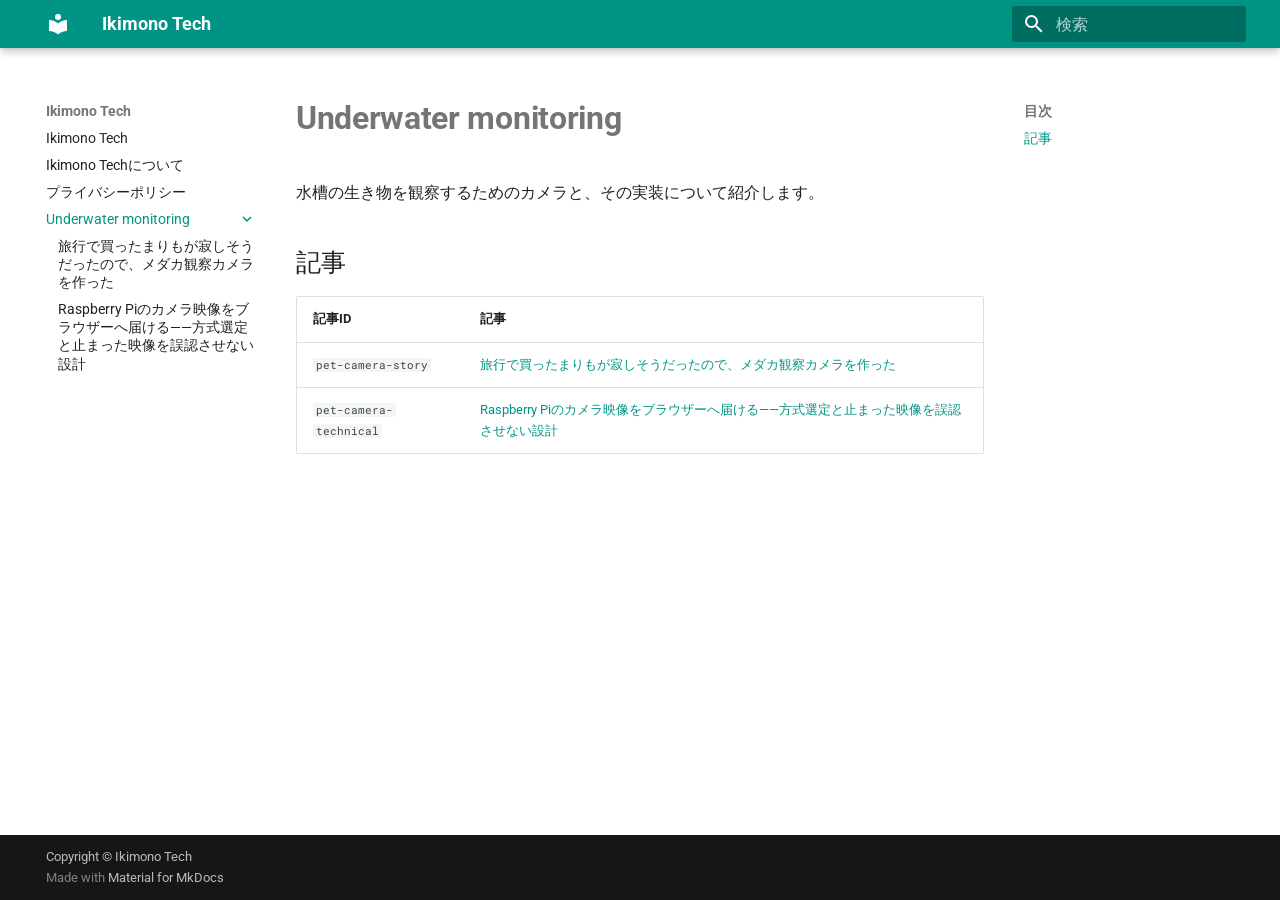
<file: underwater-monitoring/index.html>
<!doctype html>
<html lang="ja" class="no-js">
  <head>
    
      <meta charset="utf-8">
      <meta name="viewport" content="width=device-width,initial-scale=1">
      
        <meta name="description" content="生き物の観察と技術について記録するサイト">
      
      
      
        <link rel="canonical" href="https://ikimonotech.jp/underwater-monitoring/">
      
      
        <link rel="prev" href="../privacy/">
      
      
        <link rel="next" href="pet-camera-story/">
      
      
        
      
      
      <link rel="icon" href="../assets/images/favicon.png">
      <meta name="generator" content="mkdocs-1.6.1, mkdocs-material-9.7.7">
    
    
      
        <title>Underwater monitoring - Ikimono Tech</title>
      
    
    
      <link rel="stylesheet" href="../assets/stylesheets/main.ec1eaa64.min.css">
      
        
        <link rel="stylesheet" href="../assets/stylesheets/palette.ab4e12ef.min.css">
      
      


    
    
      
    
    
      
        
        
        <link rel="preconnect" href="https://fonts.gstatic.com" crossorigin>
        <link rel="stylesheet" href="https://fonts.googleapis.com/css?family=Roboto:300,300i,400,400i,700,700i%7CRoboto+Mono:400,400i,700,700i&display=fallback">
        <style>:root{--md-text-font:"Roboto";--md-code-font:"Roboto Mono"}</style>
      
    
    
      <link rel="stylesheet" href="../assets/stylesheets/extra.css">
    
    <script>__md_scope=new URL("..",location),__md_hash=e=>[...e].reduce(((e,_)=>(e<<5)-e+_.charCodeAt(0)),0),__md_get=(e,_=localStorage,t=__md_scope)=>JSON.parse(_.getItem(t.pathname+"."+e)),__md_set=(e,_,t=localStorage,a=__md_scope)=>{try{t.setItem(a.pathname+"."+e,JSON.stringify(_))}catch(e){}}</script>
    
      

    
    
  </head>
  
  
    
    
      
    
    
    
    
    <body dir="ltr" data-md-color-scheme="default" data-md-color-primary="teal" data-md-color-accent="cyan">
  
    
    <input class="md-toggle" data-md-toggle="drawer" type="checkbox" id="__drawer" autocomplete="off">
    <input class="md-toggle" data-md-toggle="search" type="checkbox" id="__search" autocomplete="off">
    <label class="md-overlay" for="__drawer"></label>
    <div data-md-component="skip">
      
        
        <a href="#underwater-monitoring" class="md-skip">
          コンテンツにスキップ
        </a>
      
    </div>
    <div data-md-component="announce">
      
    </div>
    
    
      

  

<header class="md-header md-header--shadow" data-md-component="header">
  <nav class="md-header__inner md-grid" aria-label="ヘッダー">
    <a href=".." title="Ikimono Tech" class="md-header__button md-logo" aria-label="Ikimono Tech" data-md-component="logo">
      
  
  <svg xmlns="http://www.w3.org/2000/svg" viewBox="0 0 24 24"><path d="M12 8a3 3 0 0 0 3-3 3 3 0 0 0-3-3 3 3 0 0 0-3 3 3 3 0 0 0 3 3m0 3.54C9.64 9.35 6.5 8 3 8v11c3.5 0 6.64 1.35 9 3.54 2.36-2.19 5.5-3.54 9-3.54V8c-3.5 0-6.64 1.35-9 3.54"/></svg>

    </a>
    <label class="md-header__button md-icon" for="__drawer">
      
      <svg xmlns="http://www.w3.org/2000/svg" viewBox="0 0 24 24"><path d="M3 6h18v2H3zm0 5h18v2H3zm0 5h18v2H3z"/></svg>
    </label>
    <div class="md-header__title" data-md-component="header-title">
      <div class="md-header__ellipsis">
        <div class="md-header__topic">
          <span class="md-ellipsis">
            Ikimono Tech
          </span>
        </div>
        <div class="md-header__topic" data-md-component="header-topic">
          <span class="md-ellipsis">
            
              Underwater monitoring
            
          </span>
        </div>
      </div>
    </div>
    
      
        <form class="md-header__option" data-md-component="palette">
  
    
    
    
    <input class="md-option" data-md-color-media="" data-md-color-scheme="default" data-md-color-primary="teal" data-md-color-accent="cyan"  aria-hidden="true"  type="radio" name="__palette" id="__palette_0">
    
  
</form>
      
    
    
      <script>var palette=__md_get("__palette");if(palette&&palette.color){if("(prefers-color-scheme)"===palette.color.media){var media=matchMedia("(prefers-color-scheme: light)"),input=document.querySelector(media.matches?"[data-md-color-media='(prefers-color-scheme: light)']":"[data-md-color-media='(prefers-color-scheme: dark)']");palette.color.media=input.getAttribute("data-md-color-media"),palette.color.scheme=input.getAttribute("data-md-color-scheme"),palette.color.primary=input.getAttribute("data-md-color-primary"),palette.color.accent=input.getAttribute("data-md-color-accent")}for(var[key,value]of Object.entries(palette.color))document.body.setAttribute("data-md-color-"+key,value)}</script>
    
    
    
      
      
        <label class="md-header__button md-icon" for="__search">
          
          <svg xmlns="http://www.w3.org/2000/svg" viewBox="0 0 24 24"><path d="M9.5 3A6.5 6.5 0 0 1 16 9.5c0 1.61-.59 3.09-1.56 4.23l.27.27h.79l5 5-1.5 1.5-5-5v-.79l-.27-.27A6.52 6.52 0 0 1 9.5 16 6.5 6.5 0 0 1 3 9.5 6.5 6.5 0 0 1 9.5 3m0 2C7 5 5 7 5 9.5S7 14 9.5 14 14 12 14 9.5 12 5 9.5 5"/></svg>
        </label>
        <div class="md-search" data-md-component="search" role="dialog">
  <label class="md-search__overlay" for="__search"></label>
  <div class="md-search__inner" role="search">
    <form class="md-search__form" name="search">
      <input type="text" class="md-search__input" name="query" aria-label="検索" placeholder="検索" autocapitalize="off" autocorrect="off" autocomplete="off" spellcheck="false" data-md-component="search-query" required>
      <label class="md-search__icon md-icon" for="__search">
        
        <svg xmlns="http://www.w3.org/2000/svg" viewBox="0 0 24 24"><path d="M9.5 3A6.5 6.5 0 0 1 16 9.5c0 1.61-.59 3.09-1.56 4.23l.27.27h.79l5 5-1.5 1.5-5-5v-.79l-.27-.27A6.52 6.52 0 0 1 9.5 16 6.5 6.5 0 0 1 3 9.5 6.5 6.5 0 0 1 9.5 3m0 2C7 5 5 7 5 9.5S7 14 9.5 14 14 12 14 9.5 12 5 9.5 5"/></svg>
        
        <svg xmlns="http://www.w3.org/2000/svg" viewBox="0 0 24 24"><path d="M20 11v2H8l5.5 5.5-1.42 1.42L4.16 12l7.92-7.92L13.5 5.5 8 11z"/></svg>
      </label>
      <nav class="md-search__options" aria-label="検索">
        
        <button type="reset" class="md-search__icon md-icon" title="クリア" aria-label="クリア" tabindex="-1">
          
          <svg xmlns="http://www.w3.org/2000/svg" viewBox="0 0 24 24"><path d="M19 6.41 17.59 5 12 10.59 6.41 5 5 6.41 10.59 12 5 17.59 6.41 19 12 13.41 17.59 19 19 17.59 13.41 12z"/></svg>
        </button>
      </nav>
      
    </form>
    <div class="md-search__output">
      <div class="md-search__scrollwrap" tabindex="0" data-md-scrollfix>
        <div class="md-search-result" data-md-component="search-result">
          <div class="md-search-result__meta">
            検索を初期化
          </div>
          <ol class="md-search-result__list" role="presentation"></ol>
        </div>
      </div>
    </div>
  </div>
</div>
      
    
    
  </nav>
  
</header>
    
    <div class="md-container" data-md-component="container">
      
      
        
          
        
      
      <main class="md-main" data-md-component="main">
        <div class="md-main__inner md-grid">
          
            
              
              <div class="md-sidebar md-sidebar--primary" data-md-component="sidebar" data-md-type="navigation" >
                <div class="md-sidebar__scrollwrap">
                  <div class="md-sidebar__inner">
                    



<nav class="md-nav md-nav--primary" aria-label="ナビゲーション" data-md-level="0">
  <label class="md-nav__title" for="__drawer">
    <a href=".." title="Ikimono Tech" class="md-nav__button md-logo" aria-label="Ikimono Tech" data-md-component="logo">
      
  
  <svg xmlns="http://www.w3.org/2000/svg" viewBox="0 0 24 24"><path d="M12 8a3 3 0 0 0 3-3 3 3 0 0 0-3-3 3 3 0 0 0-3 3 3 3 0 0 0 3 3m0 3.54C9.64 9.35 6.5 8 3 8v11c3.5 0 6.64 1.35 9 3.54 2.36-2.19 5.5-3.54 9-3.54V8c-3.5 0-6.64 1.35-9 3.54"/></svg>

    </a>
    Ikimono Tech
  </label>
  
  <ul class="md-nav__list" data-md-scrollfix>
    
      
      
  
  
  
  
    <li class="md-nav__item">
      <a href=".." class="md-nav__link">
        
  
  
  <span class="md-ellipsis">
    
  
    Ikimono Tech
  

    
  </span>
  
  

      </a>
    </li>
  

    
      
      
  
  
  
  
    <li class="md-nav__item">
      <a href="../about/" class="md-nav__link">
        
  
  
  <span class="md-ellipsis">
    
  
    Ikimono Techについて
  

    
  </span>
  
  

      </a>
    </li>
  

    
      
      
  
  
  
  
    <li class="md-nav__item">
      <a href="../privacy/" class="md-nav__link">
        
  
  
  <span class="md-ellipsis">
    
  
    プライバシーポリシー
  

    
  </span>
  
  

      </a>
    </li>
  

    
      
      
  
  
    
  
  
  
    
    
      
        
          
        
      
        
      
        
      
    
    
    
    
    <li class="md-nav__item md-nav__item--active md-nav__item--nested">
      
        
        
        <input class="md-nav__toggle md-toggle " type="checkbox" id="__nav_4" checked>
        
          
          <div class="md-nav__link md-nav__container">
            <a href="./" class="md-nav__link md-nav__link--active">
              
  
  
  <span class="md-ellipsis">
    
  
    Underwater monitoring
  

    
  </span>
  
  

            </a>
            
              
              <label class="md-nav__link md-nav__link--active" for="__nav_4" id="__nav_4_label" tabindex="0">
                <span class="md-nav__icon md-icon"></span>
              </label>
            
          </div>
        
        <nav class="md-nav" data-md-level="1" aria-labelledby="__nav_4_label" aria-expanded="true">
          <label class="md-nav__title" for="__nav_4">
            <span class="md-nav__icon md-icon"></span>
            
  
    Underwater monitoring
  

          </label>
          <ul class="md-nav__list" data-md-scrollfix>
            
              
            
              
                
  
  
  
  
    <li class="md-nav__item">
      <a href="pet-camera-story/" class="md-nav__link">
        
  
  
  <span class="md-ellipsis">
    
  
    旅行で買ったまりもが寂しそうだったので、メダカ観察カメラを作った
  

    
  </span>
  
  

      </a>
    </li>
  

              
            
              
                
  
  
  
  
    <li class="md-nav__item">
      <a href="pet-camera-technical/" class="md-nav__link">
        
  
  
  <span class="md-ellipsis">
    
  
    Raspberry Piのカメラ映像をブラウザーへ届ける――方式選定と止まった映像を誤認させない設計
  

    
  </span>
  
  

      </a>
    </li>
  

              
            
          </ul>
        </nav>
      
    </li>
  

    
  </ul>
</nav>
                  </div>
                </div>
              </div>
            
            
              
              <div class="md-sidebar md-sidebar--secondary" data-md-component="sidebar" data-md-type="toc" >
                <div class="md-sidebar__scrollwrap">
                  <div class="md-sidebar__inner">
                    

<nav class="md-nav md-nav--secondary" aria-label="目次">
  
  
  
    
  
  
    <label class="md-nav__title" for="__toc">
      <span class="md-nav__icon md-icon"></span>
      目次
    </label>
    <ul class="md-nav__list" data-md-component="toc" data-md-scrollfix>
      
        <li class="md-nav__item">
  <a href="#_1" class="md-nav__link">
    <span class="md-ellipsis">
      
        記事
      
    </span>
  </a>
  
</li>
      
    </ul>
  
</nav>
                  </div>
                </div>
              </div>
            
          
          
            <div class="md-content" data-md-component="content">
              
              <article class="md-content__inner md-typeset">
                
                  



<h1 id="underwater-monitoring">Underwater monitoring<a class="headerlink" href="#underwater-monitoring" title="Permanent link">&para;</a></h1>
<p>水槽の生き物を観察するためのカメラと、その実装について紹介します。</p>
<h2 id="_1">記事<a class="headerlink" href="#_1" title="Permanent link">&para;</a></h2>
<table>
<thead>
<tr>
<th>記事ID</th>
<th>記事</th>
</tr>
</thead>
<tbody>
<tr>
<td><code>pet-camera-story</code></td>
<td><a href="pet-camera-story/">旅行で買ったまりもが寂しそうだったので、メダカ観察カメラを作った</a></td>
</tr>
<tr>
<td><code>pet-camera-technical</code></td>
<td><a href="pet-camera-technical/">Raspberry Piのカメラ映像をブラウザーへ届ける――方式選定と止まった映像を誤認させない設計</a></td>
</tr>
</tbody>
</table>












                
              </article>
            </div>
          
          
<script>var target=document.getElementById(location.hash.slice(1));target&&target.name&&(target.checked=target.name.startsWith("__tabbed_"))</script>
        </div>
        
          <button type="button" class="md-top md-icon" data-md-component="top" hidden>
  
  <svg xmlns="http://www.w3.org/2000/svg" viewBox="0 0 24 24"><path d="M13 20h-2V8l-5.5 5.5-1.42-1.42L12 4.16l7.92 7.92-1.42 1.42L13 8z"/></svg>
  ページトップへ戻る
</button>
        
      </main>
      
        <footer class="md-footer">
  
  <div class="md-footer-meta md-typeset">
    <div class="md-footer-meta__inner md-grid">
      <div class="md-copyright">
  
    <div class="md-copyright__highlight">
      Copyright &copy; Ikimono Tech
    </div>
  
  
    Made with
    <a href="https://squidfunk.github.io/mkdocs-material/" target="_blank" rel="noopener">
      Material for MkDocs
    </a>
  
</div>
      
    </div>
  </div>
</footer>
      
    </div>
    <div class="md-dialog" data-md-component="dialog">
      <div class="md-dialog__inner md-typeset"></div>
    </div>
    
    
    
      
      
      <script id="__config" type="application/json">{"annotate": null, "base": "..", "features": ["navigation.indexes", "navigation.top", "search.highlight"], "search": "../assets/javascripts/workers/search.2c215733.min.js", "tags": null, "translations": {"clipboard.copied": "\u30b3\u30d4\u30fc\u3057\u307e\u3057\u305f", "clipboard.copy": "\u30af\u30ea\u30c3\u30d7\u30dc\u30fc\u30c9\u3078\u30b3\u30d4\u30fc", "search.result.more.one": "\u3053\u306e\u30da\u30fc\u30b8\u5185\u306b\u3082\u30461\u4ef6\u898b\u3064\u304b\u308a\u307e\u3057\u305f", "search.result.more.other": "\u3053\u306e\u30da\u30fc\u30b8\u5185\u306b\u3042\u3068#\u4ef6\u898b\u3064\u304b\u308a\u307e\u3057\u305f", "search.result.none": "\u4f55\u3082\u898b\u3064\u304b\u308a\u307e\u305b\u3093\u3067\u3057\u305f", "search.result.one": "1\u4ef6\u898b\u3064\u304b\u308a\u307e\u3057\u305f", "search.result.other": "#\u4ef6\u898b\u3064\u304b\u308a\u307e\u3057\u305f", "search.result.placeholder": "\u691c\u7d22\u30ad\u30fc\u30ef\u30fc\u30c9\u3092\u5165\u529b\u3057\u3066\u304f\u3060\u3055\u3044", "search.result.term.missing": "\u691c\u7d22\u306b\u542b\u307e\u308c\u306a\u3044", "select.version": "\u30d0\u30fc\u30b8\u30e7\u30f3\u5207\u308a\u66ff\u3048"}, "version": null}</script>
    
    
      <script src="../assets/javascripts/bundle.d7400e89.min.js"></script>
      
    
  </body>
</html>
</file>
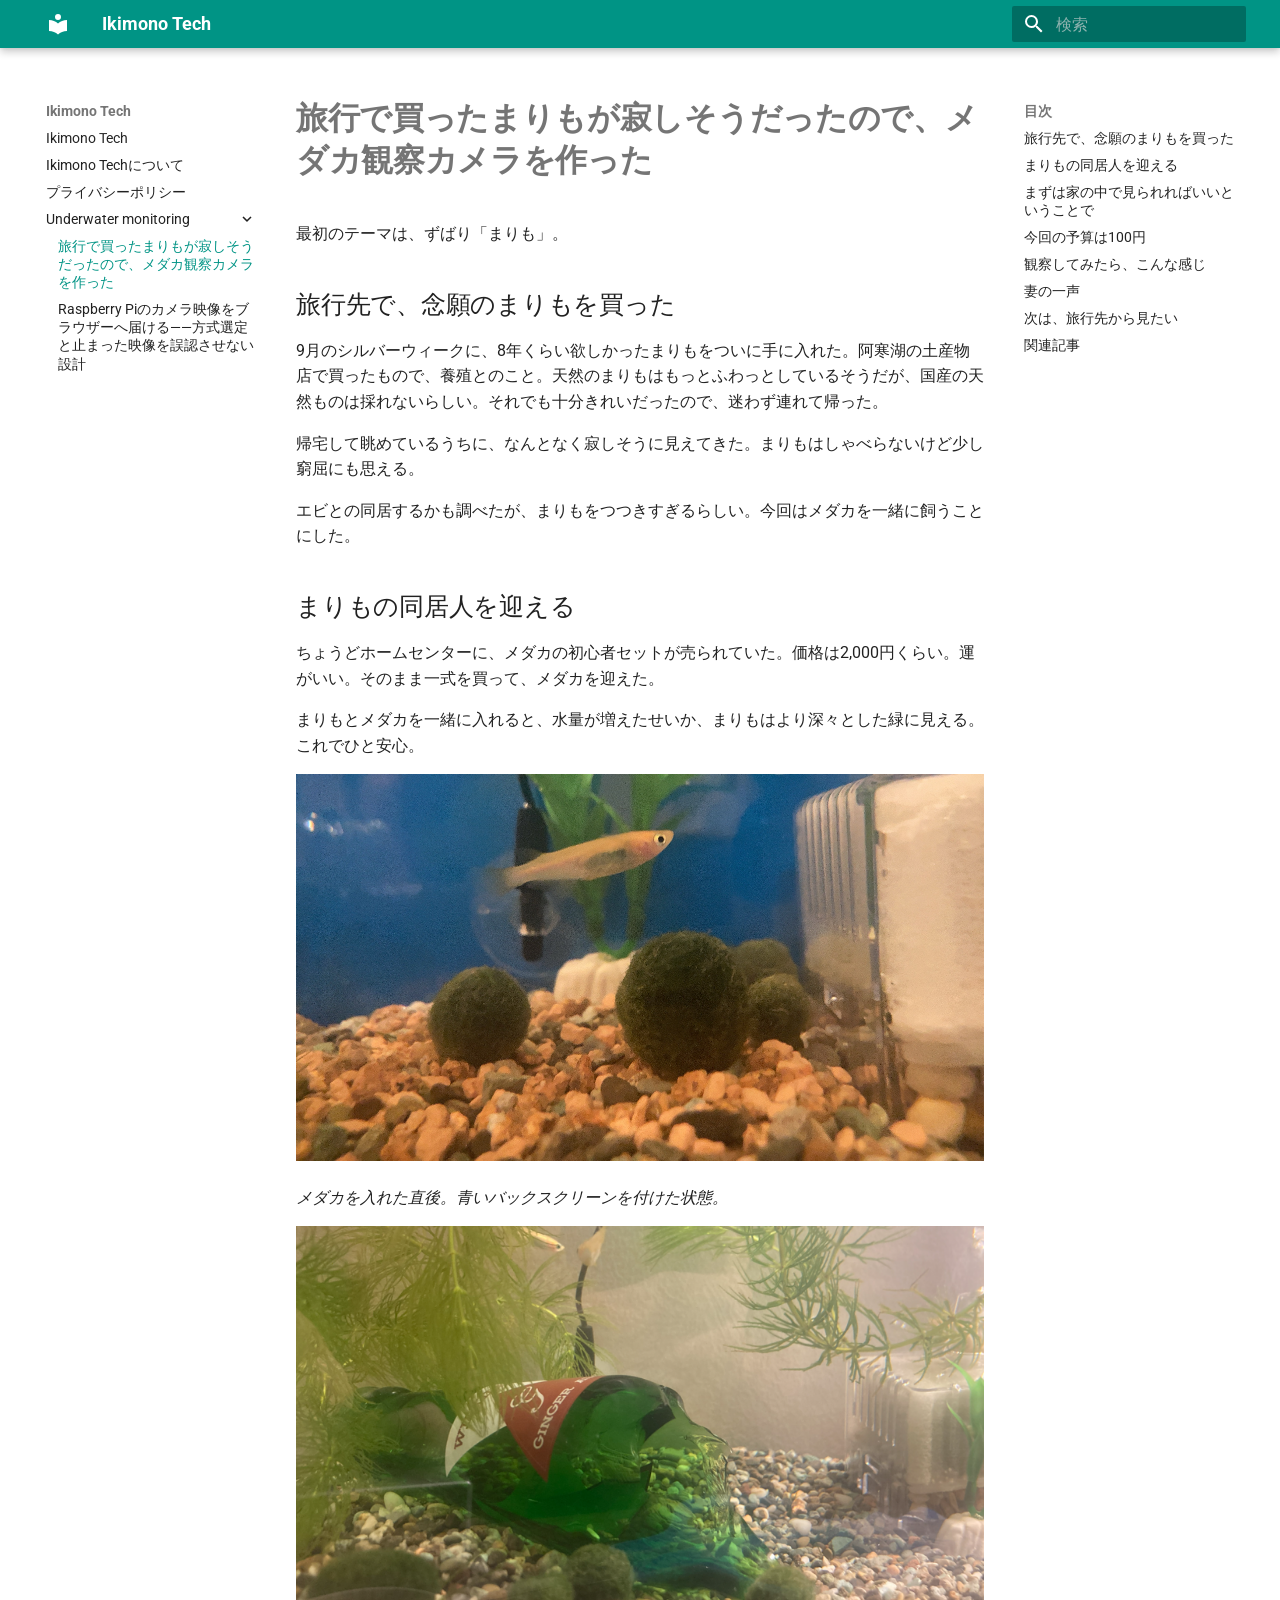
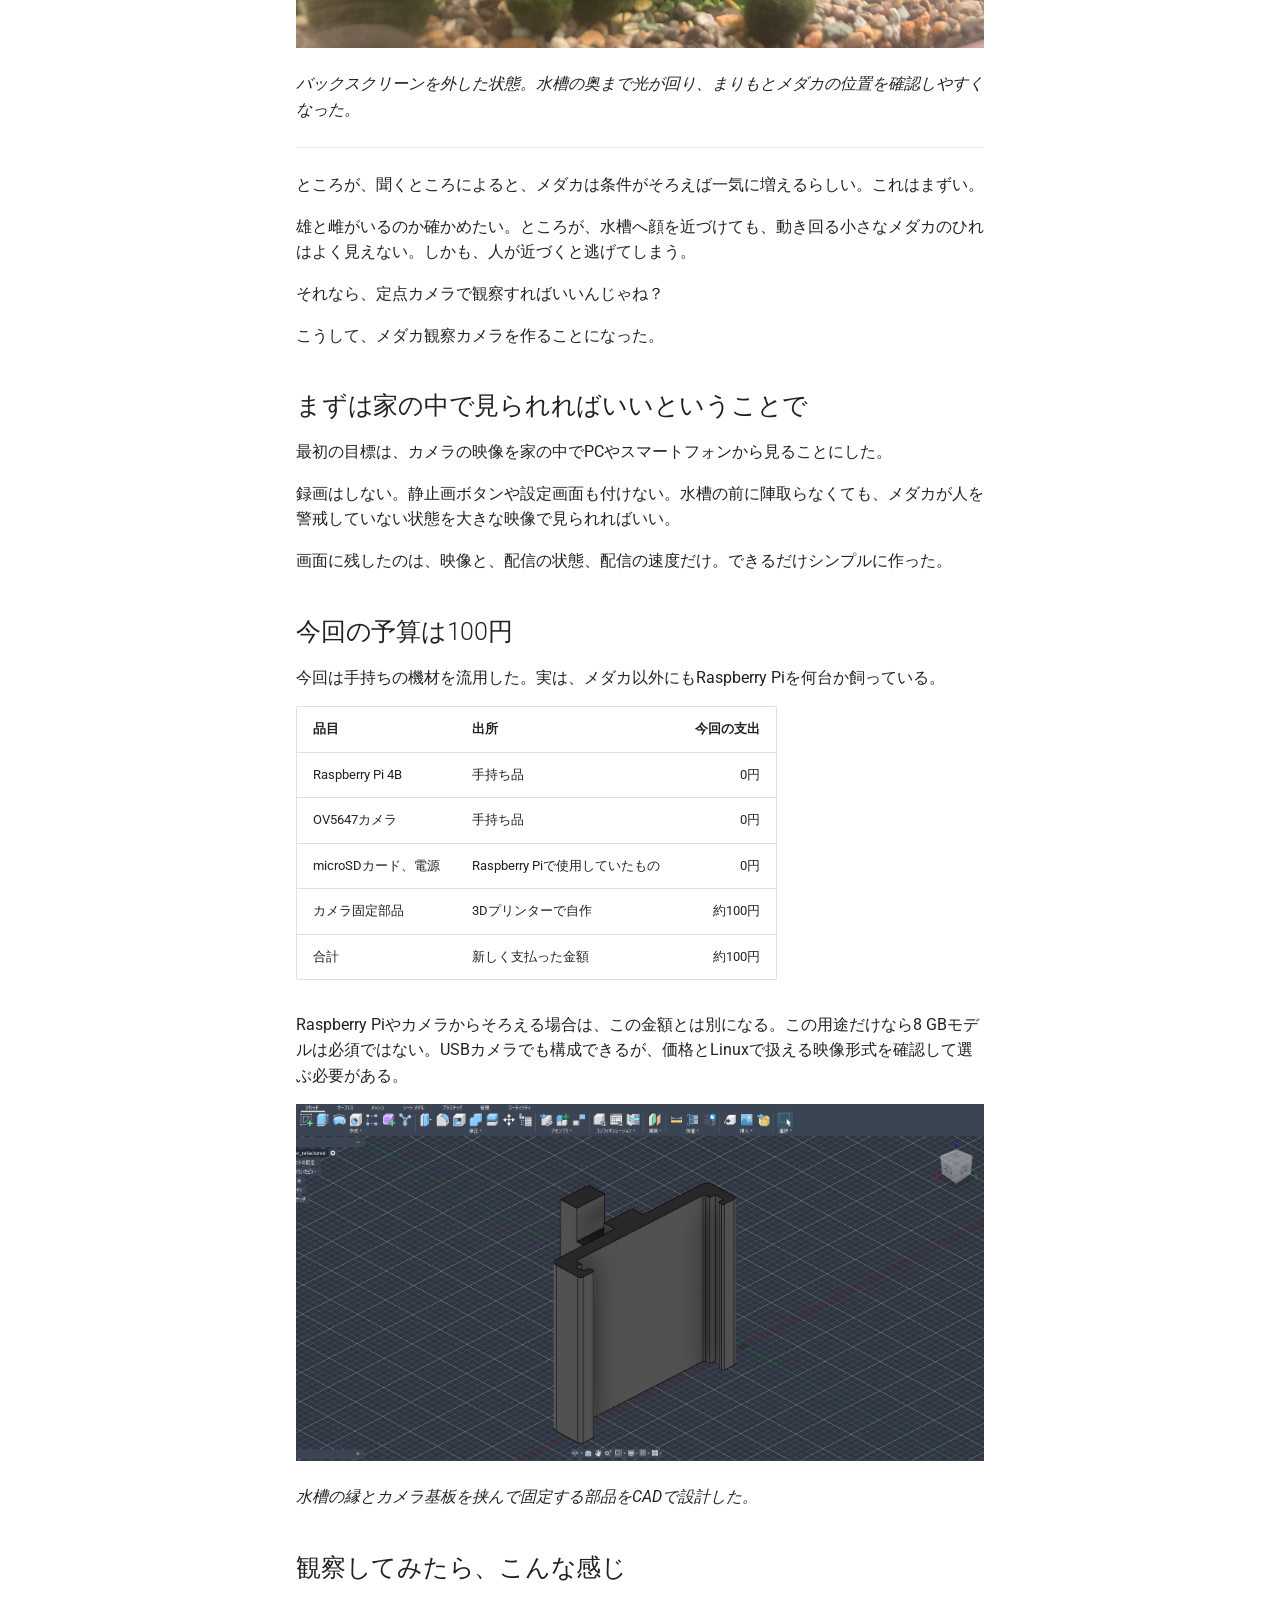
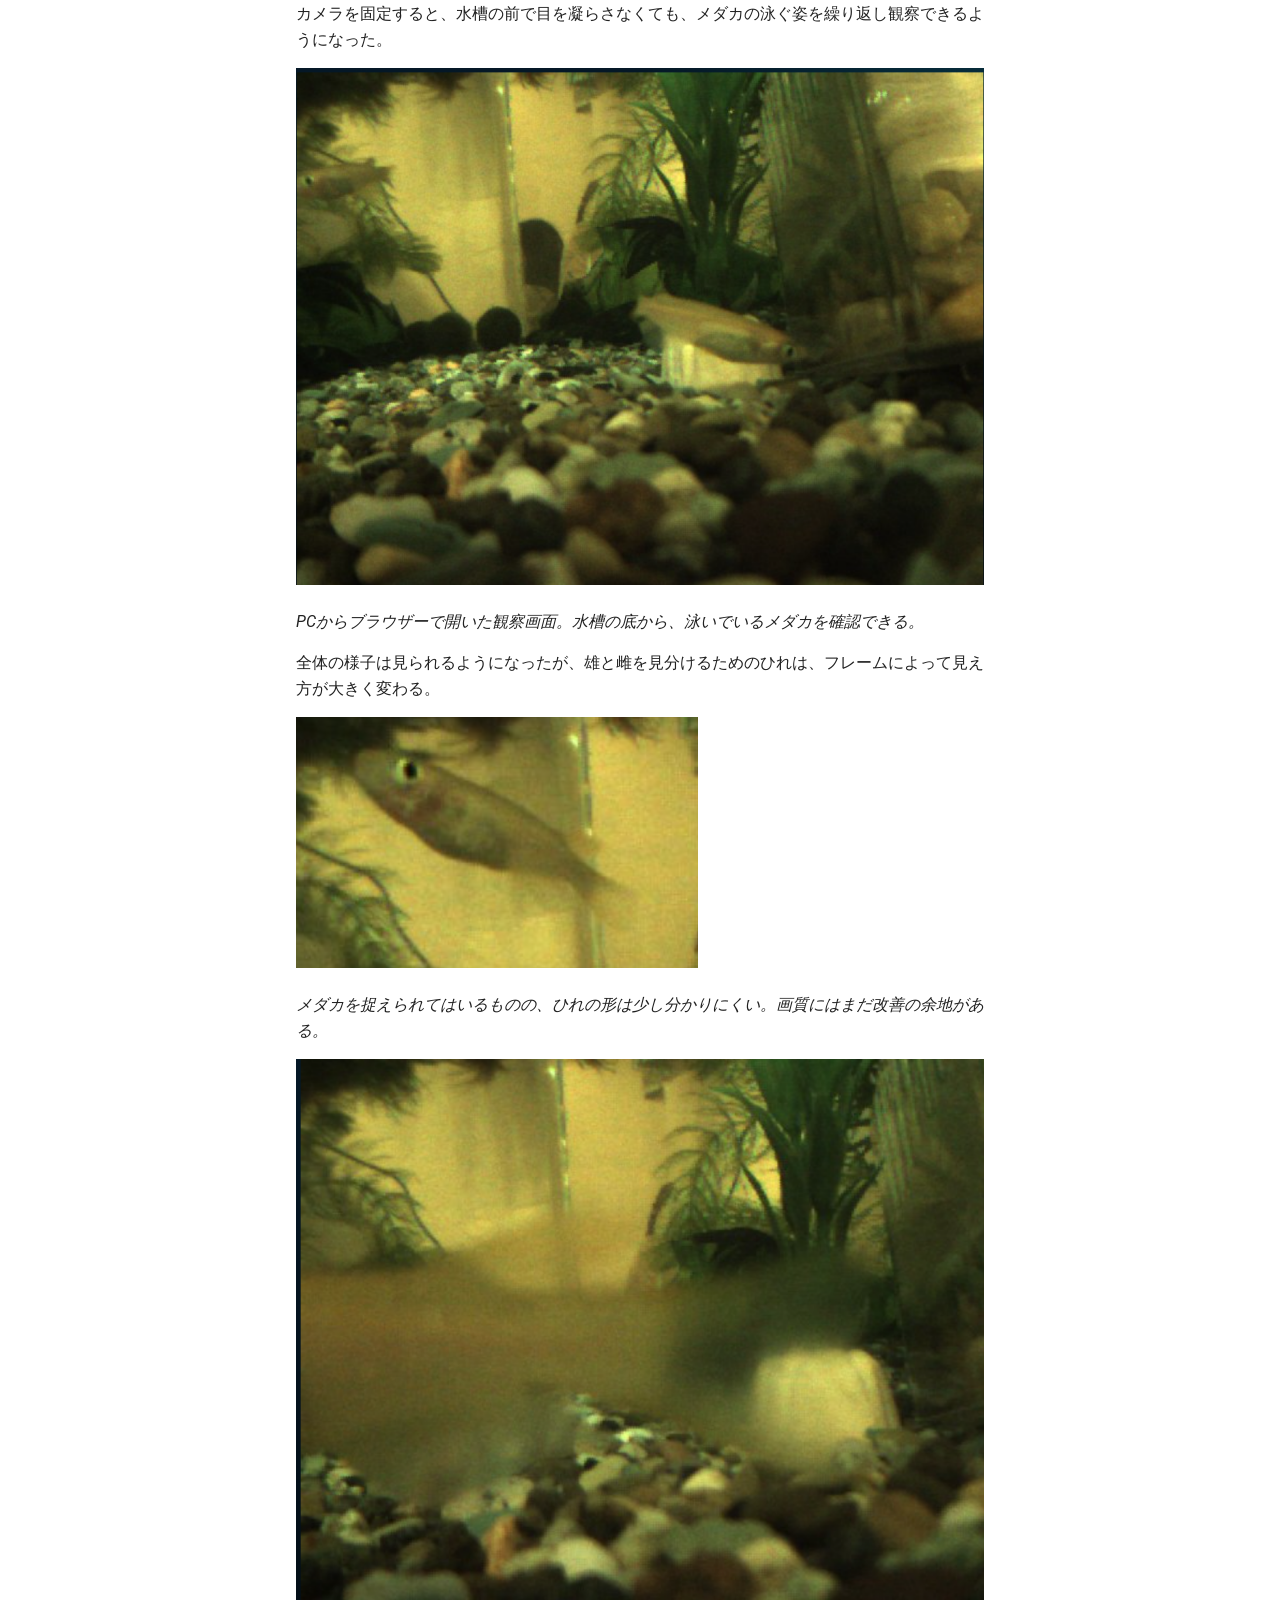
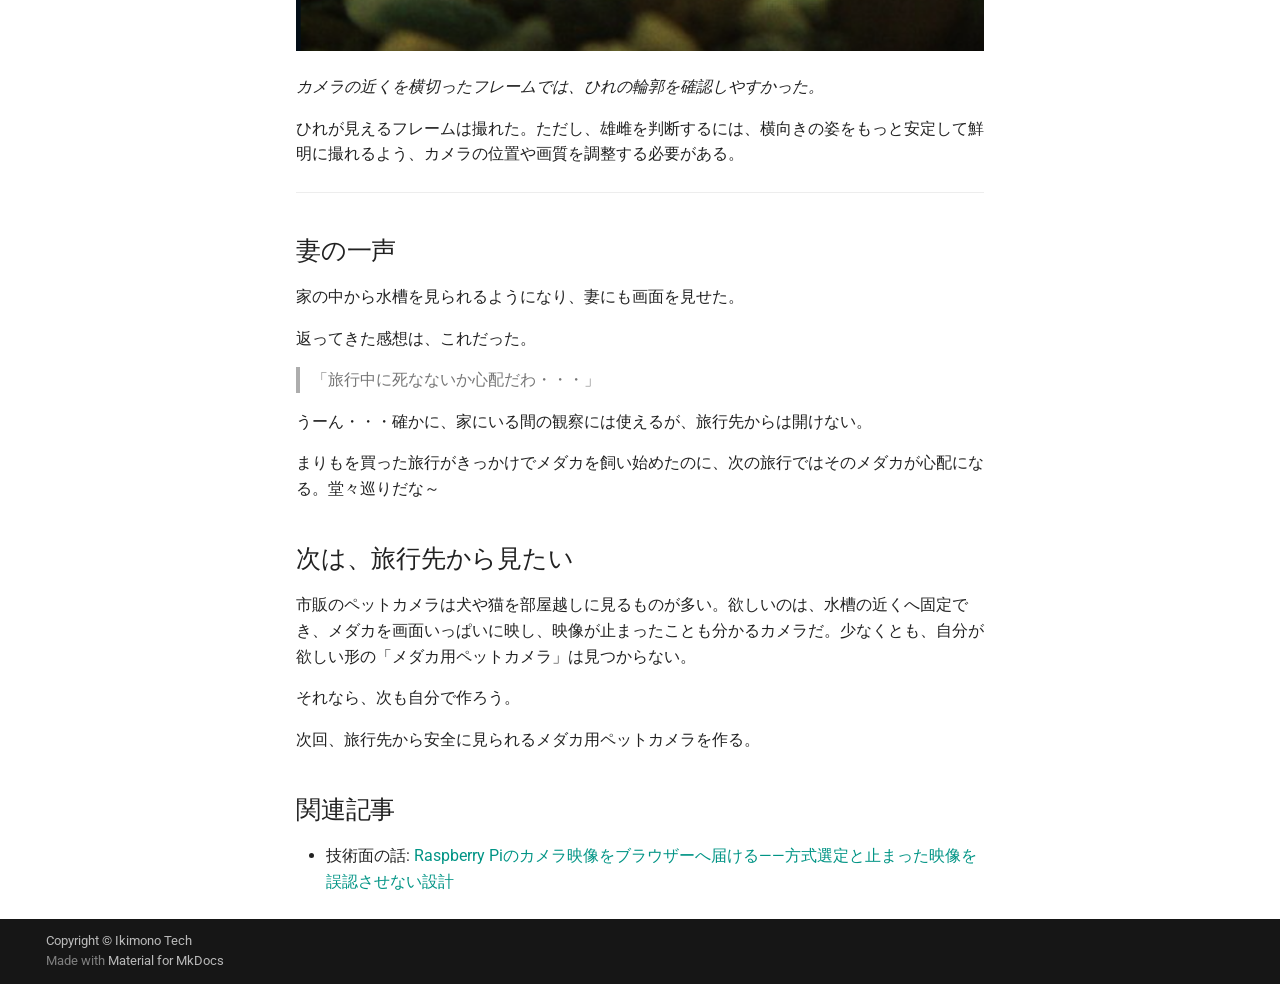
<file: underwater-monitoring/pet-camera-story/index.html>
<!doctype html>
<html lang="ja" class="no-js">
  <head>
    
      <meta charset="utf-8">
      <meta name="viewport" content="width=device-width,initial-scale=1">
      
        <meta name="description" content="生き物の観察と技術について記録するサイト">
      
      
      
        <link rel="canonical" href="https://ikimonotech.jp/underwater-monitoring/pet-camera-story/">
      
      
        <link rel="prev" href="../">
      
      
        <link rel="next" href="../pet-camera-technical/">
      
      
        
      
      
      <link rel="icon" href="../../assets/images/favicon.png">
      <meta name="generator" content="mkdocs-1.6.1, mkdocs-material-9.7.7">
    
    
      
        <title>旅行で買ったまりもが寂しそうだったので、メダカ観察カメラを作った - Ikimono Tech</title>
      
    
    
      <link rel="stylesheet" href="../../assets/stylesheets/main.ec1eaa64.min.css">
      
        
        <link rel="stylesheet" href="../../assets/stylesheets/palette.ab4e12ef.min.css">
      
      


    
    
      
    
    
      
        
        
        <link rel="preconnect" href="https://fonts.gstatic.com" crossorigin>
        <link rel="stylesheet" href="https://fonts.googleapis.com/css?family=Roboto:300,300i,400,400i,700,700i%7CRoboto+Mono:400,400i,700,700i&display=fallback">
        <style>:root{--md-text-font:"Roboto";--md-code-font:"Roboto Mono"}</style>
      
    
    
      <link rel="stylesheet" href="../../assets/stylesheets/extra.css">
    
    <script>__md_scope=new URL("../..",location),__md_hash=e=>[...e].reduce(((e,_)=>(e<<5)-e+_.charCodeAt(0)),0),__md_get=(e,_=localStorage,t=__md_scope)=>JSON.parse(_.getItem(t.pathname+"."+e)),__md_set=(e,_,t=localStorage,a=__md_scope)=>{try{t.setItem(a.pathname+"."+e,JSON.stringify(_))}catch(e){}}</script>
    
      

    
    
  </head>
  
  
    
    
      
    
    
    
    
    <body dir="ltr" data-md-color-scheme="default" data-md-color-primary="teal" data-md-color-accent="cyan">
  
    
    <input class="md-toggle" data-md-toggle="drawer" type="checkbox" id="__drawer" autocomplete="off">
    <input class="md-toggle" data-md-toggle="search" type="checkbox" id="__search" autocomplete="off">
    <label class="md-overlay" for="__drawer"></label>
    <div data-md-component="skip">
      
        
        <a href="#_1" class="md-skip">
          コンテンツにスキップ
        </a>
      
    </div>
    <div data-md-component="announce">
      
    </div>
    
    
      

  

<header class="md-header md-header--shadow" data-md-component="header">
  <nav class="md-header__inner md-grid" aria-label="ヘッダー">
    <a href="../.." title="Ikimono Tech" class="md-header__button md-logo" aria-label="Ikimono Tech" data-md-component="logo">
      
  
  <svg xmlns="http://www.w3.org/2000/svg" viewBox="0 0 24 24"><path d="M12 8a3 3 0 0 0 3-3 3 3 0 0 0-3-3 3 3 0 0 0-3 3 3 3 0 0 0 3 3m0 3.54C9.64 9.35 6.5 8 3 8v11c3.5 0 6.64 1.35 9 3.54 2.36-2.19 5.5-3.54 9-3.54V8c-3.5 0-6.64 1.35-9 3.54"/></svg>

    </a>
    <label class="md-header__button md-icon" for="__drawer">
      
      <svg xmlns="http://www.w3.org/2000/svg" viewBox="0 0 24 24"><path d="M3 6h18v2H3zm0 5h18v2H3zm0 5h18v2H3z"/></svg>
    </label>
    <div class="md-header__title" data-md-component="header-title">
      <div class="md-header__ellipsis">
        <div class="md-header__topic">
          <span class="md-ellipsis">
            Ikimono Tech
          </span>
        </div>
        <div class="md-header__topic" data-md-component="header-topic">
          <span class="md-ellipsis">
            
              旅行で買ったまりもが寂しそうだったので、メダカ観察カメラを作った
            
          </span>
        </div>
      </div>
    </div>
    
      
        <form class="md-header__option" data-md-component="palette">
  
    
    
    
    <input class="md-option" data-md-color-media="" data-md-color-scheme="default" data-md-color-primary="teal" data-md-color-accent="cyan"  aria-hidden="true"  type="radio" name="__palette" id="__palette_0">
    
  
</form>
      
    
    
      <script>var palette=__md_get("__palette");if(palette&&palette.color){if("(prefers-color-scheme)"===palette.color.media){var media=matchMedia("(prefers-color-scheme: light)"),input=document.querySelector(media.matches?"[data-md-color-media='(prefers-color-scheme: light)']":"[data-md-color-media='(prefers-color-scheme: dark)']");palette.color.media=input.getAttribute("data-md-color-media"),palette.color.scheme=input.getAttribute("data-md-color-scheme"),palette.color.primary=input.getAttribute("data-md-color-primary"),palette.color.accent=input.getAttribute("data-md-color-accent")}for(var[key,value]of Object.entries(palette.color))document.body.setAttribute("data-md-color-"+key,value)}</script>
    
    
    
      
      
        <label class="md-header__button md-icon" for="__search">
          
          <svg xmlns="http://www.w3.org/2000/svg" viewBox="0 0 24 24"><path d="M9.5 3A6.5 6.5 0 0 1 16 9.5c0 1.61-.59 3.09-1.56 4.23l.27.27h.79l5 5-1.5 1.5-5-5v-.79l-.27-.27A6.52 6.52 0 0 1 9.5 16 6.5 6.5 0 0 1 3 9.5 6.5 6.5 0 0 1 9.5 3m0 2C7 5 5 7 5 9.5S7 14 9.5 14 14 12 14 9.5 12 5 9.5 5"/></svg>
        </label>
        <div class="md-search" data-md-component="search" role="dialog">
  <label class="md-search__overlay" for="__search"></label>
  <div class="md-search__inner" role="search">
    <form class="md-search__form" name="search">
      <input type="text" class="md-search__input" name="query" aria-label="検索" placeholder="検索" autocapitalize="off" autocorrect="off" autocomplete="off" spellcheck="false" data-md-component="search-query" required>
      <label class="md-search__icon md-icon" for="__search">
        
        <svg xmlns="http://www.w3.org/2000/svg" viewBox="0 0 24 24"><path d="M9.5 3A6.5 6.5 0 0 1 16 9.5c0 1.61-.59 3.09-1.56 4.23l.27.27h.79l5 5-1.5 1.5-5-5v-.79l-.27-.27A6.52 6.52 0 0 1 9.5 16 6.5 6.5 0 0 1 3 9.5 6.5 6.5 0 0 1 9.5 3m0 2C7 5 5 7 5 9.5S7 14 9.5 14 14 12 14 9.5 12 5 9.5 5"/></svg>
        
        <svg xmlns="http://www.w3.org/2000/svg" viewBox="0 0 24 24"><path d="M20 11v2H8l5.5 5.5-1.42 1.42L4.16 12l7.92-7.92L13.5 5.5 8 11z"/></svg>
      </label>
      <nav class="md-search__options" aria-label="検索">
        
        <button type="reset" class="md-search__icon md-icon" title="クリア" aria-label="クリア" tabindex="-1">
          
          <svg xmlns="http://www.w3.org/2000/svg" viewBox="0 0 24 24"><path d="M19 6.41 17.59 5 12 10.59 6.41 5 5 6.41 10.59 12 5 17.59 6.41 19 12 13.41 17.59 19 19 17.59 13.41 12z"/></svg>
        </button>
      </nav>
      
    </form>
    <div class="md-search__output">
      <div class="md-search__scrollwrap" tabindex="0" data-md-scrollfix>
        <div class="md-search-result" data-md-component="search-result">
          <div class="md-search-result__meta">
            検索を初期化
          </div>
          <ol class="md-search-result__list" role="presentation"></ol>
        </div>
      </div>
    </div>
  </div>
</div>
      
    
    
  </nav>
  
</header>
    
    <div class="md-container" data-md-component="container">
      
      
        
          
        
      
      <main class="md-main" data-md-component="main">
        <div class="md-main__inner md-grid">
          
            
              
              <div class="md-sidebar md-sidebar--primary" data-md-component="sidebar" data-md-type="navigation" >
                <div class="md-sidebar__scrollwrap">
                  <div class="md-sidebar__inner">
                    



<nav class="md-nav md-nav--primary" aria-label="ナビゲーション" data-md-level="0">
  <label class="md-nav__title" for="__drawer">
    <a href="../.." title="Ikimono Tech" class="md-nav__button md-logo" aria-label="Ikimono Tech" data-md-component="logo">
      
  
  <svg xmlns="http://www.w3.org/2000/svg" viewBox="0 0 24 24"><path d="M12 8a3 3 0 0 0 3-3 3 3 0 0 0-3-3 3 3 0 0 0-3 3 3 3 0 0 0 3 3m0 3.54C9.64 9.35 6.5 8 3 8v11c3.5 0 6.64 1.35 9 3.54 2.36-2.19 5.5-3.54 9-3.54V8c-3.5 0-6.64 1.35-9 3.54"/></svg>

    </a>
    Ikimono Tech
  </label>
  
  <ul class="md-nav__list" data-md-scrollfix>
    
      
      
  
  
  
  
    <li class="md-nav__item">
      <a href="../.." class="md-nav__link">
        
  
  
  <span class="md-ellipsis">
    
  
    Ikimono Tech
  

    
  </span>
  
  

      </a>
    </li>
  

    
      
      
  
  
  
  
    <li class="md-nav__item">
      <a href="../../about/" class="md-nav__link">
        
  
  
  <span class="md-ellipsis">
    
  
    Ikimono Techについて
  

    
  </span>
  
  

      </a>
    </li>
  

    
      
      
  
  
  
  
    <li class="md-nav__item">
      <a href="../../privacy/" class="md-nav__link">
        
  
  
  <span class="md-ellipsis">
    
  
    プライバシーポリシー
  

    
  </span>
  
  

      </a>
    </li>
  

    
      
      
  
  
    
  
  
  
    
    
      
        
          
        
      
        
      
        
      
    
    
    
    
    <li class="md-nav__item md-nav__item--active md-nav__item--nested">
      
        
        
        <input class="md-nav__toggle md-toggle " type="checkbox" id="__nav_4" checked>
        
          
          <div class="md-nav__link md-nav__container">
            <a href="../" class="md-nav__link ">
              
  
  
  <span class="md-ellipsis">
    
  
    Underwater monitoring
  

    
  </span>
  
  

            </a>
            
              
              <label class="md-nav__link " for="__nav_4" id="__nav_4_label" tabindex="0">
                <span class="md-nav__icon md-icon"></span>
              </label>
            
          </div>
        
        <nav class="md-nav" data-md-level="1" aria-labelledby="__nav_4_label" aria-expanded="true">
          <label class="md-nav__title" for="__nav_4">
            <span class="md-nav__icon md-icon"></span>
            
  
    Underwater monitoring
  

          </label>
          <ul class="md-nav__list" data-md-scrollfix>
            
              
            
              
                
  
  
    
  
  
  
    <li class="md-nav__item md-nav__item--active">
      
      <input class="md-nav__toggle md-toggle" type="checkbox" id="__toc">
      
      
        
      
      
        <label class="md-nav__link md-nav__link--active" for="__toc">
          
  
  
  <span class="md-ellipsis">
    
  
    旅行で買ったまりもが寂しそうだったので、メダカ観察カメラを作った
  

    
  </span>
  
  

          <span class="md-nav__icon md-icon"></span>
        </label>
      
      <a href="./" class="md-nav__link md-nav__link--active">
        
  
  
  <span class="md-ellipsis">
    
  
    旅行で買ったまりもが寂しそうだったので、メダカ観察カメラを作った
  

    
  </span>
  
  

      </a>
      
        

<nav class="md-nav md-nav--secondary" aria-label="目次">
  
  
  
    
  
  
    <label class="md-nav__title" for="__toc">
      <span class="md-nav__icon md-icon"></span>
      目次
    </label>
    <ul class="md-nav__list" data-md-component="toc" data-md-scrollfix>
      
        <li class="md-nav__item">
  <a href="#_2" class="md-nav__link">
    <span class="md-ellipsis">
      
        旅行先で、念願のまりもを買った
      
    </span>
  </a>
  
</li>
      
        <li class="md-nav__item">
  <a href="#_3" class="md-nav__link">
    <span class="md-ellipsis">
      
        まりもの同居人を迎える
      
    </span>
  </a>
  
</li>
      
        <li class="md-nav__item">
  <a href="#_4" class="md-nav__link">
    <span class="md-ellipsis">
      
        まずは家の中で見られればいいということで
      
    </span>
  </a>
  
</li>
      
        <li class="md-nav__item">
  <a href="#100" class="md-nav__link">
    <span class="md-ellipsis">
      
        今回の予算は100円
      
    </span>
  </a>
  
</li>
      
        <li class="md-nav__item">
  <a href="#_5" class="md-nav__link">
    <span class="md-ellipsis">
      
        観察してみたら、こんな感じ
      
    </span>
  </a>
  
</li>
      
        <li class="md-nav__item">
  <a href="#_6" class="md-nav__link">
    <span class="md-ellipsis">
      
        妻の一声
      
    </span>
  </a>
  
</li>
      
        <li class="md-nav__item">
  <a href="#_7" class="md-nav__link">
    <span class="md-ellipsis">
      
        次は、旅行先から見たい
      
    </span>
  </a>
  
</li>
      
        <li class="md-nav__item">
  <a href="#_8" class="md-nav__link">
    <span class="md-ellipsis">
      
        関連記事
      
    </span>
  </a>
  
</li>
      
    </ul>
  
</nav>
      
    </li>
  

              
            
              
                
  
  
  
  
    <li class="md-nav__item">
      <a href="../pet-camera-technical/" class="md-nav__link">
        
  
  
  <span class="md-ellipsis">
    
  
    Raspberry Piのカメラ映像をブラウザーへ届ける――方式選定と止まった映像を誤認させない設計
  

    
  </span>
  
  

      </a>
    </li>
  

              
            
          </ul>
        </nav>
      
    </li>
  

    
  </ul>
</nav>
                  </div>
                </div>
              </div>
            
            
              
              <div class="md-sidebar md-sidebar--secondary" data-md-component="sidebar" data-md-type="toc" >
                <div class="md-sidebar__scrollwrap">
                  <div class="md-sidebar__inner">
                    

<nav class="md-nav md-nav--secondary" aria-label="目次">
  
  
  
    
  
  
    <label class="md-nav__title" for="__toc">
      <span class="md-nav__icon md-icon"></span>
      目次
    </label>
    <ul class="md-nav__list" data-md-component="toc" data-md-scrollfix>
      
        <li class="md-nav__item">
  <a href="#_2" class="md-nav__link">
    <span class="md-ellipsis">
      
        旅行先で、念願のまりもを買った
      
    </span>
  </a>
  
</li>
      
        <li class="md-nav__item">
  <a href="#_3" class="md-nav__link">
    <span class="md-ellipsis">
      
        まりもの同居人を迎える
      
    </span>
  </a>
  
</li>
      
        <li class="md-nav__item">
  <a href="#_4" class="md-nav__link">
    <span class="md-ellipsis">
      
        まずは家の中で見られればいいということで
      
    </span>
  </a>
  
</li>
      
        <li class="md-nav__item">
  <a href="#100" class="md-nav__link">
    <span class="md-ellipsis">
      
        今回の予算は100円
      
    </span>
  </a>
  
</li>
      
        <li class="md-nav__item">
  <a href="#_5" class="md-nav__link">
    <span class="md-ellipsis">
      
        観察してみたら、こんな感じ
      
    </span>
  </a>
  
</li>
      
        <li class="md-nav__item">
  <a href="#_6" class="md-nav__link">
    <span class="md-ellipsis">
      
        妻の一声
      
    </span>
  </a>
  
</li>
      
        <li class="md-nav__item">
  <a href="#_7" class="md-nav__link">
    <span class="md-ellipsis">
      
        次は、旅行先から見たい
      
    </span>
  </a>
  
</li>
      
        <li class="md-nav__item">
  <a href="#_8" class="md-nav__link">
    <span class="md-ellipsis">
      
        関連記事
      
    </span>
  </a>
  
</li>
      
    </ul>
  
</nav>
                  </div>
                </div>
              </div>
            
          
          
            <div class="md-content" data-md-component="content">
              
              <article class="md-content__inner md-typeset">
                
                  



<h1 id="_1">旅行で買ったまりもが寂しそうだったので、メダカ観察カメラを作った<a class="headerlink" href="#_1" title="Permanent link">&para;</a></h1>
<p>最初のテーマは、ずばり「まりも」。</p>
<h2 id="_2">旅行先で、念願のまりもを買った<a class="headerlink" href="#_2" title="Permanent link">&para;</a></h2>
<p>9月のシルバーウィークに、8年くらい欲しかったまりもをついに手に入れた。阿寒湖の土産物店で買ったもので、養殖とのこと。天然のまりもはもっとふわっとしているそうだが、国産の天然ものは採れないらしい。それでも十分きれいだったので、迷わず連れて帰った。</p>
<p>帰宅して眺めているうちに、なんとなく寂しそうに見えてきた。まりもはしゃべらないけど少し窮屈にも思える。</p>
<p>エビとの同居するかも調べたが、まりもをつつきすぎるらしい。今回はメダカを一緒に飼うことにした。</p>
<h2 id="_3">まりもの同居人を迎える<a class="headerlink" href="#_3" title="Permanent link">&para;</a></h2>
<p>ちょうどホームセンターに、メダカの初心者セットが売られていた。価格は2,000円くらい。運がいい。そのまま一式を買って、メダカを迎えた。</p>
<p>まりもとメダカを一緒に入れると、水量が増えたせいか、まりもはより深々とした緑に見える。これでひと安心。</p>
<p><img alt="青いバックスクリーンを付けた水槽へメダカを入れた直後の様子" src="../images/image_pet-camera-story_02.png" /></p>
<p><em>メダカを入れた直後。青いバックスクリーンを付けた状態。</em></p>
<p><img alt="バックスクリーンを外した水槽で、まりもとメダカが泳ぐ様子" src="../images/image_pet-camera-story_03.png" /></p>
<p><em>バックスクリーンを外した状態。水槽の奥まで光が回り、まりもとメダカの位置を確認しやすくなった。</em></p>
<hr />
<p>ところが、聞くところによると、メダカは条件がそろえば一気に増えるらしい。これはまずい。</p>
<p>雄と雌がいるのか確かめたい。ところが、水槽へ顔を近づけても、動き回る小さなメダカのひれはよく見えない。しかも、人が近づくと逃げてしまう。</p>
<p>それなら、定点カメラで観察すればいいんじゃね？</p>
<p>こうして、メダカ観察カメラを作ることになった。</p>
<h2 id="_4">まずは家の中で見られればいいということで<a class="headerlink" href="#_4" title="Permanent link">&para;</a></h2>
<p>最初の目標は、カメラの映像を家の中でPCやスマートフォンから見ることにした。</p>
<p>録画はしない。静止画ボタンや設定画面も付けない。水槽の前に陣取らなくても、メダカが人を警戒していない状態を大きな映像で見られればいい。</p>
<p>画面に残したのは、映像と、配信の状態、配信の速度だけ。できるだけシンプルに作った。</p>
<h2 id="100">今回の予算は100円<a class="headerlink" href="#100" title="Permanent link">&para;</a></h2>
<p>今回は手持ちの機材を流用した。実は、メダカ以外にもRaspberry Piを何台か飼っている。</p>
<table>
<thead>
<tr>
<th>品目</th>
<th>出所</th>
<th style="text-align: right;">今回の支出</th>
</tr>
</thead>
<tbody>
<tr>
<td>Raspberry Pi 4B</td>
<td>手持ち品</td>
<td style="text-align: right;">0円</td>
</tr>
<tr>
<td>OV5647カメラ</td>
<td>手持ち品</td>
<td style="text-align: right;">0円</td>
</tr>
<tr>
<td>microSDカード、電源</td>
<td>Raspberry Piで使用していたもの</td>
<td style="text-align: right;">0円</td>
</tr>
<tr>
<td>カメラ固定部品</td>
<td>3Dプリンターで自作</td>
<td style="text-align: right;">約100円</td>
</tr>
<tr>
<td>合計</td>
<td>新しく支払った金額</td>
<td style="text-align: right;">約100円</td>
</tr>
</tbody>
</table>
<p>Raspberry Piやカメラからそろえる場合は、この金額とは別になる。この用途だけなら8 GBモデルは必須ではない。USBカメラでも構成できるが、価格とLinuxで扱える映像形式を確認して選ぶ必要がある。</p>
<p><img alt="CADで設計した水槽用のカメラ固定部品" src="../images/image_pet-camera-story_04.png" /></p>
<p><em>水槽の縁とカメラ基板を挟んで固定する部品をCADで設計した。</em></p>
<h2 id="_5">観察してみたら、こんな感じ<a class="headerlink" href="#_5" title="Permanent link">&para;</a></h2>
<p>カメラを固定すると、水槽の前で目を凝らさなくても、メダカの泳ぐ姿を繰り返し観察できるようになった。</p>
<p><img alt="PCのブラウザーに表示したメダカの観察画面" src="../images/image_pet-camera-story_05.png" /></p>
<p><em>PCからブラウザーで開いた観察画面。水槽の底から、泳いでいるメダカを確認できる。</em></p>
<p>全体の様子は見られるようになったが、雄と雌を見分けるためのひれは、フレームによって見え方が大きく変わる。</p>
<p><img alt="観察カメラで撮影した、ひれが少し見にくいメダカ" src="../images/image_pet-camera-story_06.png" /></p>
<p><em>メダカを捉えられてはいるものの、ひれの形は少し分かりにくい。画質にはまだ改善の余地がある。</em></p>
<p><img alt="観察カメラの近くを泳ぎ、ひれの輪郭が見えるメダカ" src="../images/image_pet-camera-story_07.png" /></p>
<p><em>カメラの近くを横切ったフレームでは、ひれの輪郭を確認しやすかった。</em></p>
<p>ひれが見えるフレームは撮れた。ただし、雄雌を判断するには、横向きの姿をもっと安定して鮮明に撮れるよう、カメラの位置や画質を調整する必要がある。</p>
<hr />
<h2 id="_6">妻の一声<a class="headerlink" href="#_6" title="Permanent link">&para;</a></h2>
<p>家の中から水槽を見られるようになり、妻にも画面を見せた。</p>
<p>返ってきた感想は、これだった。</p>
<blockquote>
<p>「旅行中に死なないか心配だわ・・・」</p>
</blockquote>
<p>うーん・・・確かに、家にいる間の観察には使えるが、旅行先からは開けない。</p>
<p>まりもを買った旅行がきっかけでメダカを飼い始めたのに、次の旅行ではそのメダカが心配になる。堂々巡りだな～</p>
<h2 id="_7">次は、旅行先から見たい<a class="headerlink" href="#_7" title="Permanent link">&para;</a></h2>
<p>市販のペットカメラは犬や猫を部屋越しに見るものが多い。欲しいのは、水槽の近くへ固定でき、メダカを画面いっぱいに映し、映像が止まったことも分かるカメラだ。少なくとも、自分が欲しい形の「メダカ用ペットカメラ」は見つからない。</p>
<p>それなら、次も自分で作ろう。</p>
<p>次回、旅行先から安全に見られるメダカ用ペットカメラを作る。</p>
<h2 id="_8">関連記事<a class="headerlink" href="#_8" title="Permanent link">&para;</a></h2>
<ul>
<li>技術面の話: <a href="../pet-camera-technical/">Raspberry Piのカメラ映像をブラウザーへ届ける――方式選定と止まった映像を誤認させない設計</a></li>
</ul>












                
              </article>
            </div>
          
          
<script>var target=document.getElementById(location.hash.slice(1));target&&target.name&&(target.checked=target.name.startsWith("__tabbed_"))</script>
        </div>
        
          <button type="button" class="md-top md-icon" data-md-component="top" hidden>
  
  <svg xmlns="http://www.w3.org/2000/svg" viewBox="0 0 24 24"><path d="M13 20h-2V8l-5.5 5.5-1.42-1.42L12 4.16l7.92 7.92-1.42 1.42L13 8z"/></svg>
  ページトップへ戻る
</button>
        
      </main>
      
        <footer class="md-footer">
  
  <div class="md-footer-meta md-typeset">
    <div class="md-footer-meta__inner md-grid">
      <div class="md-copyright">
  
    <div class="md-copyright__highlight">
      Copyright &copy; Ikimono Tech
    </div>
  
  
    Made with
    <a href="https://squidfunk.github.io/mkdocs-material/" target="_blank" rel="noopener">
      Material for MkDocs
    </a>
  
</div>
      
    </div>
  </div>
</footer>
      
    </div>
    <div class="md-dialog" data-md-component="dialog">
      <div class="md-dialog__inner md-typeset"></div>
    </div>
    
    
    
      
      
      <script id="__config" type="application/json">{"annotate": null, "base": "../..", "features": ["navigation.indexes", "navigation.top", "search.highlight"], "search": "../../assets/javascripts/workers/search.2c215733.min.js", "tags": null, "translations": {"clipboard.copied": "\u30b3\u30d4\u30fc\u3057\u307e\u3057\u305f", "clipboard.copy": "\u30af\u30ea\u30c3\u30d7\u30dc\u30fc\u30c9\u3078\u30b3\u30d4\u30fc", "search.result.more.one": "\u3053\u306e\u30da\u30fc\u30b8\u5185\u306b\u3082\u30461\u4ef6\u898b\u3064\u304b\u308a\u307e\u3057\u305f", "search.result.more.other": "\u3053\u306e\u30da\u30fc\u30b8\u5185\u306b\u3042\u3068#\u4ef6\u898b\u3064\u304b\u308a\u307e\u3057\u305f", "search.result.none": "\u4f55\u3082\u898b\u3064\u304b\u308a\u307e\u305b\u3093\u3067\u3057\u305f", "search.result.one": "1\u4ef6\u898b\u3064\u304b\u308a\u307e\u3057\u305f", "search.result.other": "#\u4ef6\u898b\u3064\u304b\u308a\u307e\u3057\u305f", "search.result.placeholder": "\u691c\u7d22\u30ad\u30fc\u30ef\u30fc\u30c9\u3092\u5165\u529b\u3057\u3066\u304f\u3060\u3055\u3044", "search.result.term.missing": "\u691c\u7d22\u306b\u542b\u307e\u308c\u306a\u3044", "select.version": "\u30d0\u30fc\u30b8\u30e7\u30f3\u5207\u308a\u66ff\u3048"}, "version": null}</script>
    
    
      <script src="../../assets/javascripts/bundle.d7400e89.min.js"></script>
      
    
  </body>
</html>
</file>
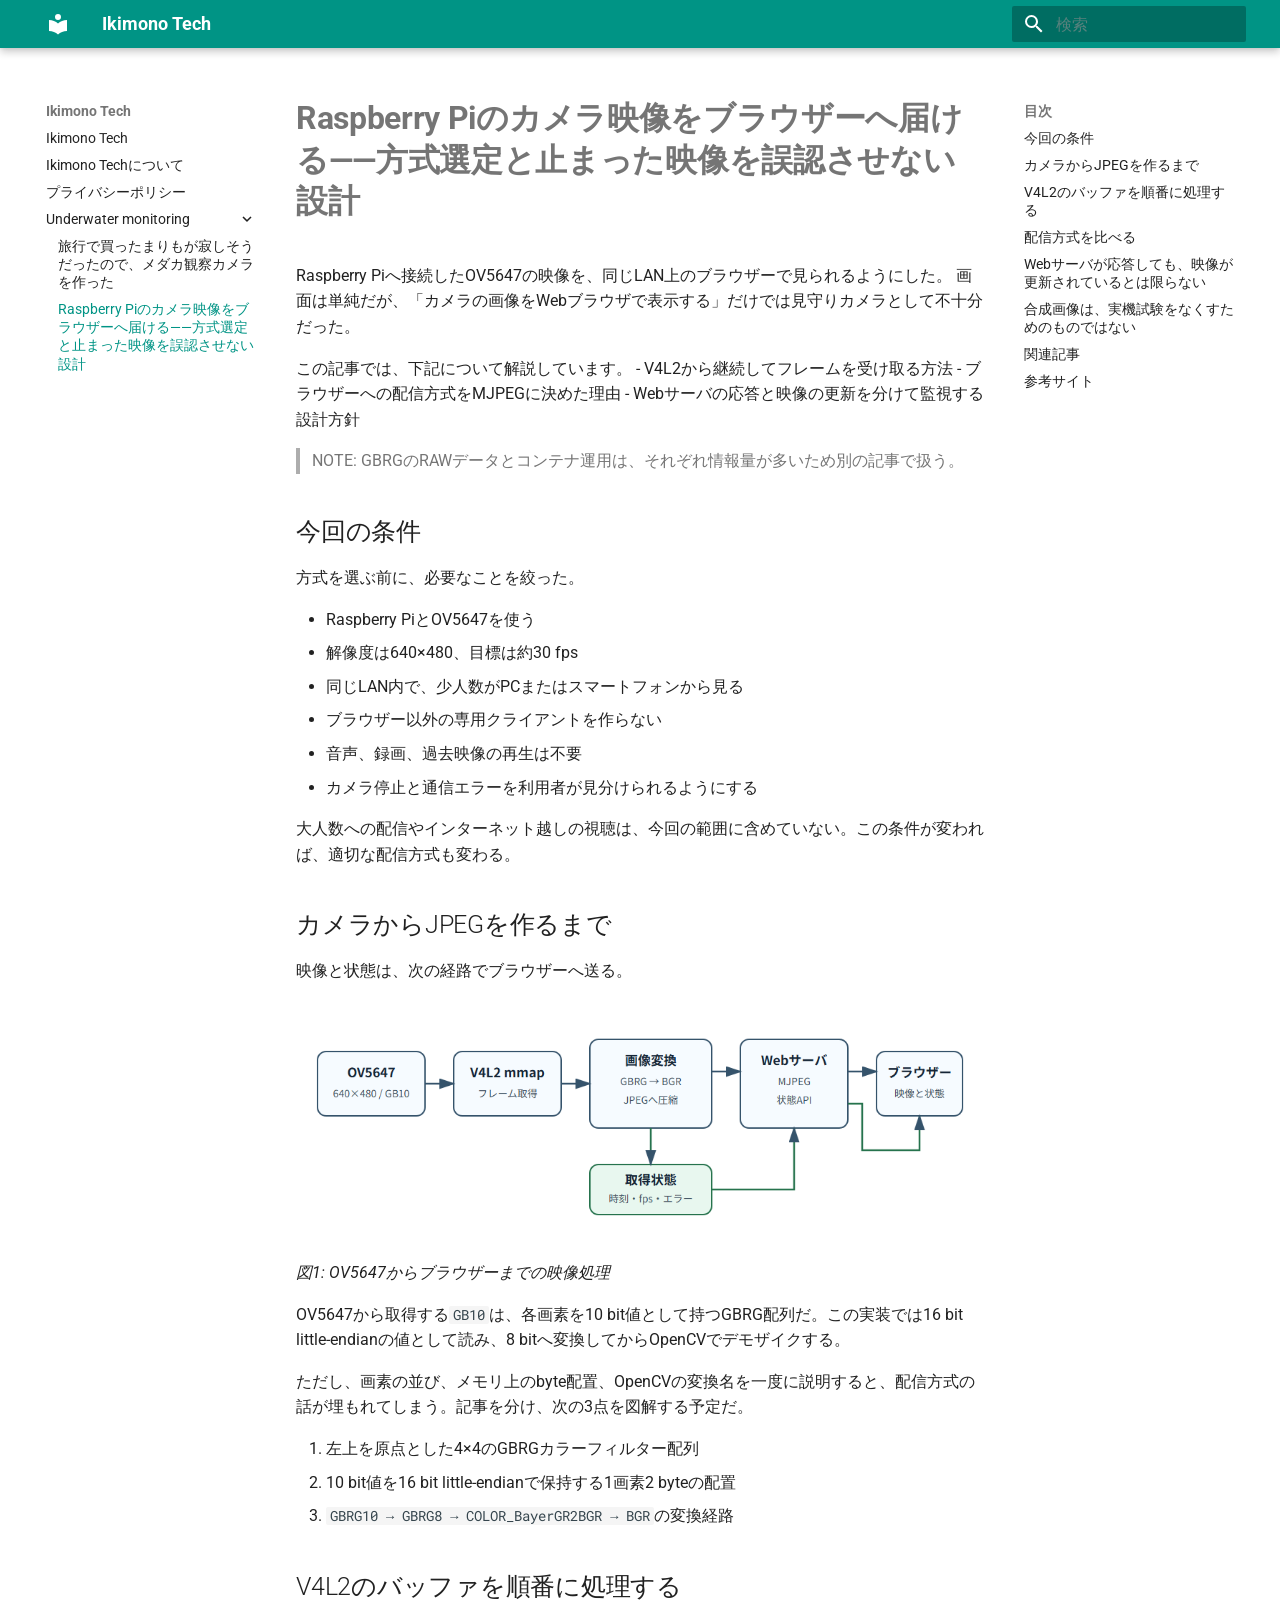
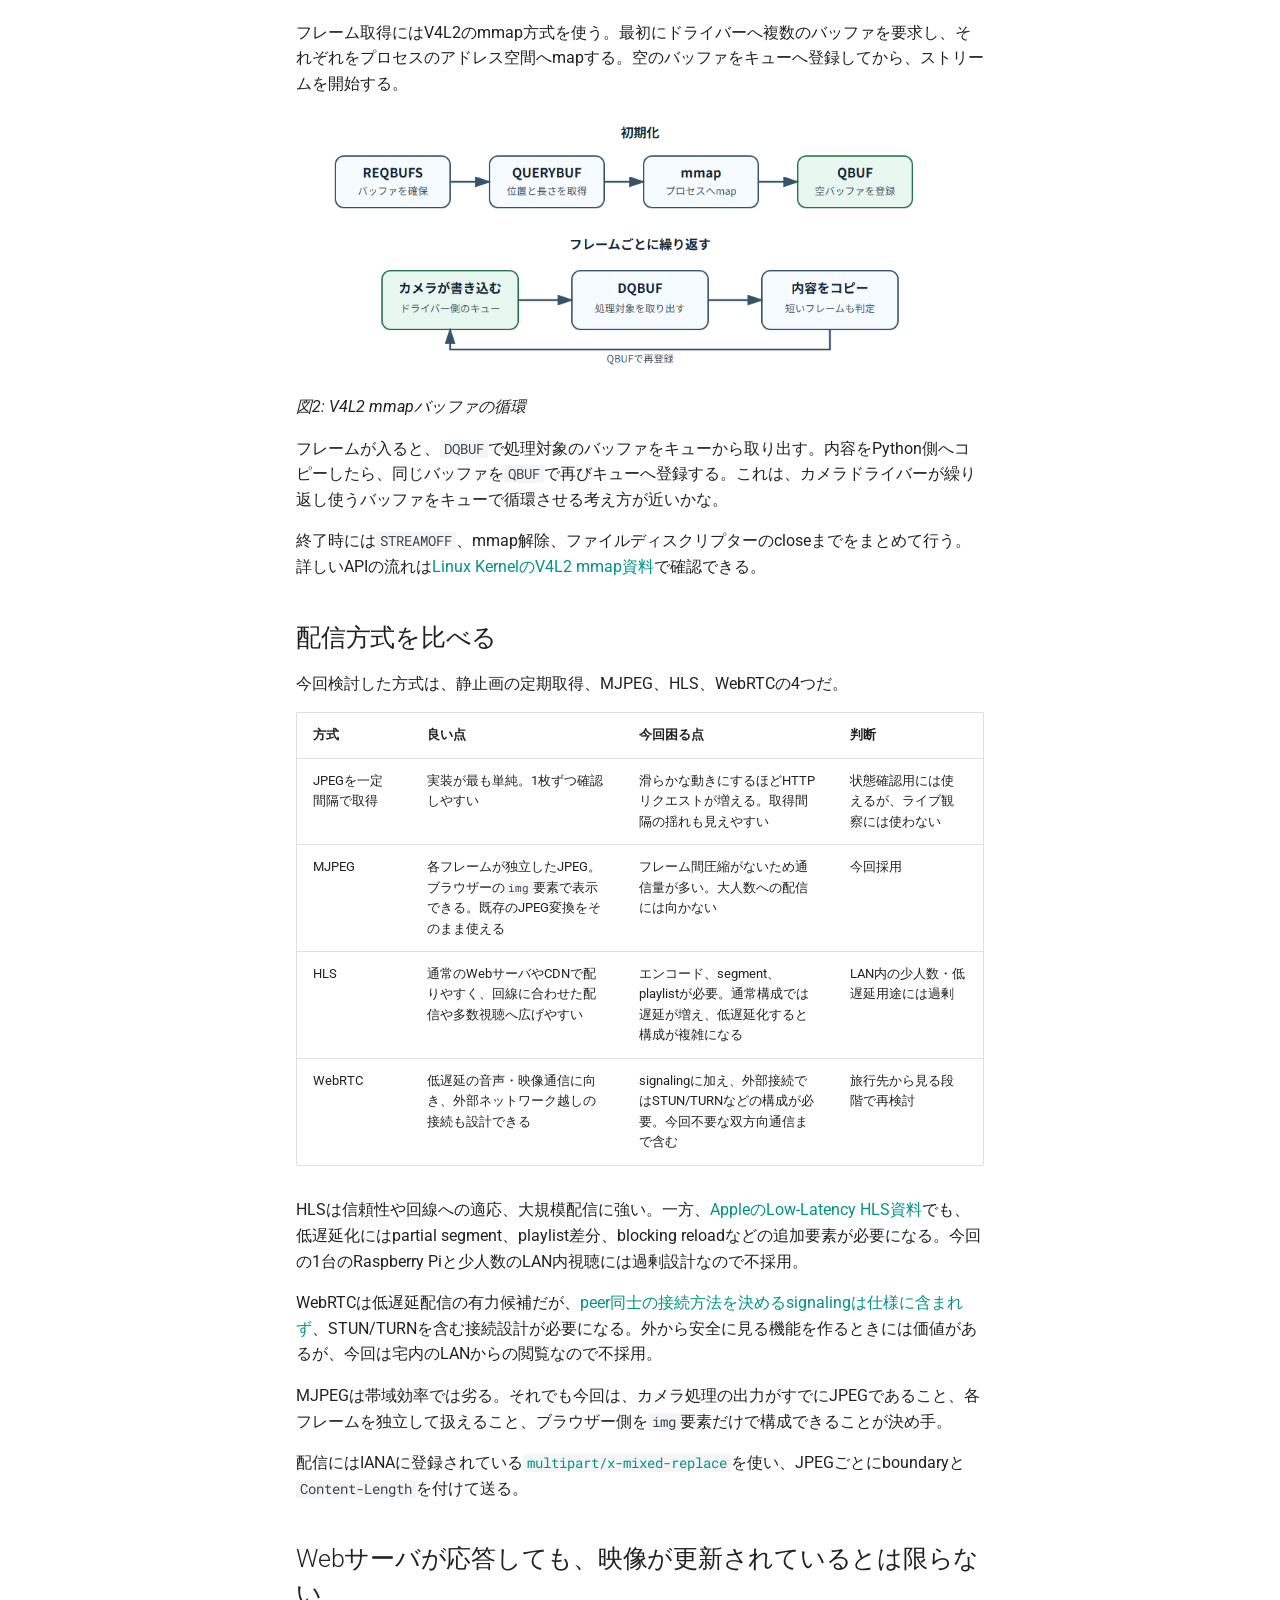
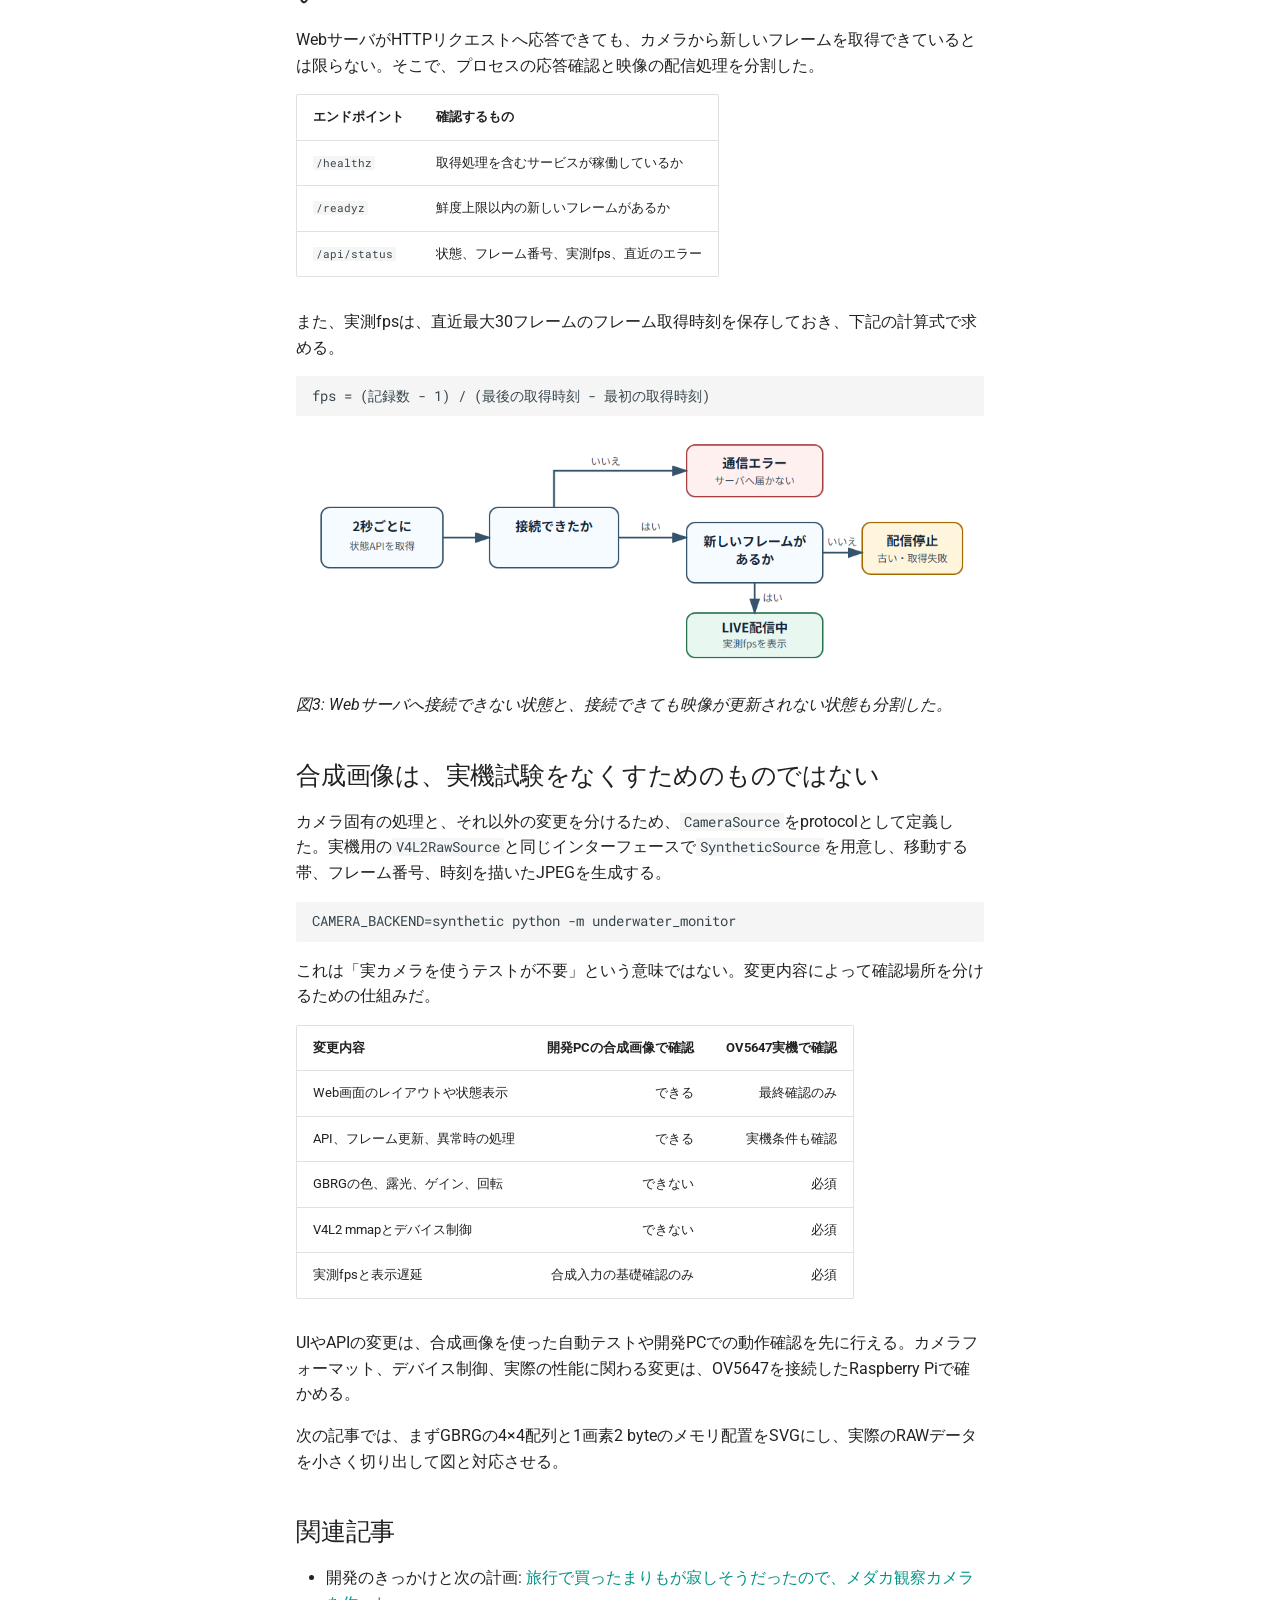
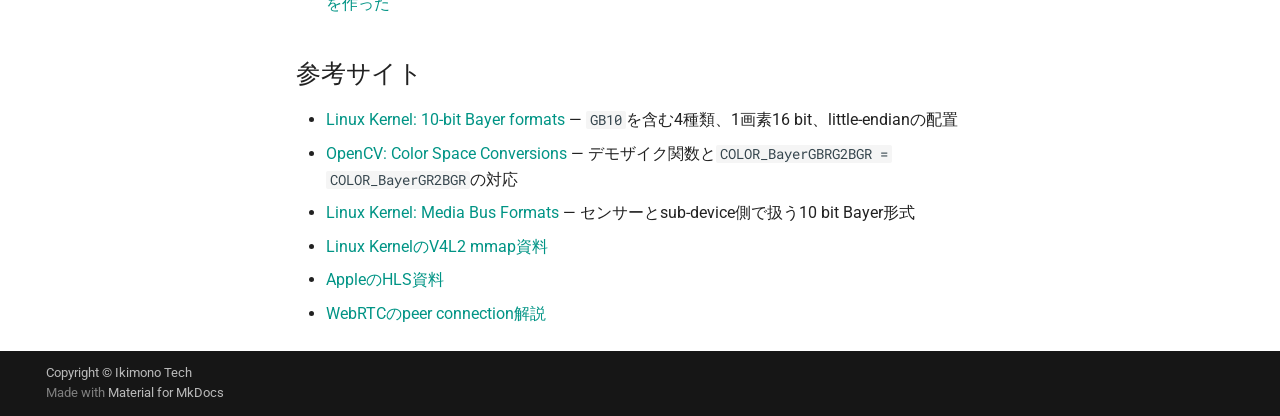
<file: underwater-monitoring/pet-camera-technical/index.html>
<!doctype html>
<html lang="ja" class="no-js">
  <head>
    
      <meta charset="utf-8">
      <meta name="viewport" content="width=device-width,initial-scale=1">
      
        <meta name="description" content="生き物の観察と技術について記録するサイト">
      
      
      
        <link rel="canonical" href="https://ikimonotech.jp/underwater-monitoring/pet-camera-technical/">
      
      
        <link rel="prev" href="../pet-camera-story/">
      
      
      
        
      
      
      <link rel="icon" href="../../assets/images/favicon.png">
      <meta name="generator" content="mkdocs-1.6.1, mkdocs-material-9.7.7">
    
    
      
        <title>Raspberry Piのカメラ映像をブラウザーへ届ける――方式選定と止まった映像を誤認させない設計 - Ikimono Tech</title>
      
    
    
      <link rel="stylesheet" href="../../assets/stylesheets/main.ec1eaa64.min.css">
      
        
        <link rel="stylesheet" href="../../assets/stylesheets/palette.ab4e12ef.min.css">
      
      


    
    
      
    
    
      
        
        
        <link rel="preconnect" href="https://fonts.gstatic.com" crossorigin>
        <link rel="stylesheet" href="https://fonts.googleapis.com/css?family=Roboto:300,300i,400,400i,700,700i%7CRoboto+Mono:400,400i,700,700i&display=fallback">
        <style>:root{--md-text-font:"Roboto";--md-code-font:"Roboto Mono"}</style>
      
    
    
      <link rel="stylesheet" href="../../assets/stylesheets/extra.css">
    
    <script>__md_scope=new URL("../..",location),__md_hash=e=>[...e].reduce(((e,_)=>(e<<5)-e+_.charCodeAt(0)),0),__md_get=(e,_=localStorage,t=__md_scope)=>JSON.parse(_.getItem(t.pathname+"."+e)),__md_set=(e,_,t=localStorage,a=__md_scope)=>{try{t.setItem(a.pathname+"."+e,JSON.stringify(_))}catch(e){}}</script>
    
      

    
    
  </head>
  
  
    
    
      
    
    
    
    
    <body dir="ltr" data-md-color-scheme="default" data-md-color-primary="teal" data-md-color-accent="cyan">
  
    
    <input class="md-toggle" data-md-toggle="drawer" type="checkbox" id="__drawer" autocomplete="off">
    <input class="md-toggle" data-md-toggle="search" type="checkbox" id="__search" autocomplete="off">
    <label class="md-overlay" for="__drawer"></label>
    <div data-md-component="skip">
      
        
        <a href="#raspberry-pi" class="md-skip">
          コンテンツにスキップ
        </a>
      
    </div>
    <div data-md-component="announce">
      
    </div>
    
    
      

  

<header class="md-header md-header--shadow" data-md-component="header">
  <nav class="md-header__inner md-grid" aria-label="ヘッダー">
    <a href="../.." title="Ikimono Tech" class="md-header__button md-logo" aria-label="Ikimono Tech" data-md-component="logo">
      
  
  <svg xmlns="http://www.w3.org/2000/svg" viewBox="0 0 24 24"><path d="M12 8a3 3 0 0 0 3-3 3 3 0 0 0-3-3 3 3 0 0 0-3 3 3 3 0 0 0 3 3m0 3.54C9.64 9.35 6.5 8 3 8v11c3.5 0 6.64 1.35 9 3.54 2.36-2.19 5.5-3.54 9-3.54V8c-3.5 0-6.64 1.35-9 3.54"/></svg>

    </a>
    <label class="md-header__button md-icon" for="__drawer">
      
      <svg xmlns="http://www.w3.org/2000/svg" viewBox="0 0 24 24"><path d="M3 6h18v2H3zm0 5h18v2H3zm0 5h18v2H3z"/></svg>
    </label>
    <div class="md-header__title" data-md-component="header-title">
      <div class="md-header__ellipsis">
        <div class="md-header__topic">
          <span class="md-ellipsis">
            Ikimono Tech
          </span>
        </div>
        <div class="md-header__topic" data-md-component="header-topic">
          <span class="md-ellipsis">
            
              Raspberry Piのカメラ映像をブラウザーへ届ける――方式選定と止まった映像を誤認させない設計
            
          </span>
        </div>
      </div>
    </div>
    
      
        <form class="md-header__option" data-md-component="palette">
  
    
    
    
    <input class="md-option" data-md-color-media="" data-md-color-scheme="default" data-md-color-primary="teal" data-md-color-accent="cyan"  aria-hidden="true"  type="radio" name="__palette" id="__palette_0">
    
  
</form>
      
    
    
      <script>var palette=__md_get("__palette");if(palette&&palette.color){if("(prefers-color-scheme)"===palette.color.media){var media=matchMedia("(prefers-color-scheme: light)"),input=document.querySelector(media.matches?"[data-md-color-media='(prefers-color-scheme: light)']":"[data-md-color-media='(prefers-color-scheme: dark)']");palette.color.media=input.getAttribute("data-md-color-media"),palette.color.scheme=input.getAttribute("data-md-color-scheme"),palette.color.primary=input.getAttribute("data-md-color-primary"),palette.color.accent=input.getAttribute("data-md-color-accent")}for(var[key,value]of Object.entries(palette.color))document.body.setAttribute("data-md-color-"+key,value)}</script>
    
    
    
      
      
        <label class="md-header__button md-icon" for="__search">
          
          <svg xmlns="http://www.w3.org/2000/svg" viewBox="0 0 24 24"><path d="M9.5 3A6.5 6.5 0 0 1 16 9.5c0 1.61-.59 3.09-1.56 4.23l.27.27h.79l5 5-1.5 1.5-5-5v-.79l-.27-.27A6.52 6.52 0 0 1 9.5 16 6.5 6.5 0 0 1 3 9.5 6.5 6.5 0 0 1 9.5 3m0 2C7 5 5 7 5 9.5S7 14 9.5 14 14 12 14 9.5 12 5 9.5 5"/></svg>
        </label>
        <div class="md-search" data-md-component="search" role="dialog">
  <label class="md-search__overlay" for="__search"></label>
  <div class="md-search__inner" role="search">
    <form class="md-search__form" name="search">
      <input type="text" class="md-search__input" name="query" aria-label="検索" placeholder="検索" autocapitalize="off" autocorrect="off" autocomplete="off" spellcheck="false" data-md-component="search-query" required>
      <label class="md-search__icon md-icon" for="__search">
        
        <svg xmlns="http://www.w3.org/2000/svg" viewBox="0 0 24 24"><path d="M9.5 3A6.5 6.5 0 0 1 16 9.5c0 1.61-.59 3.09-1.56 4.23l.27.27h.79l5 5-1.5 1.5-5-5v-.79l-.27-.27A6.52 6.52 0 0 1 9.5 16 6.5 6.5 0 0 1 3 9.5 6.5 6.5 0 0 1 9.5 3m0 2C7 5 5 7 5 9.5S7 14 9.5 14 14 12 14 9.5 12 5 9.5 5"/></svg>
        
        <svg xmlns="http://www.w3.org/2000/svg" viewBox="0 0 24 24"><path d="M20 11v2H8l5.5 5.5-1.42 1.42L4.16 12l7.92-7.92L13.5 5.5 8 11z"/></svg>
      </label>
      <nav class="md-search__options" aria-label="検索">
        
        <button type="reset" class="md-search__icon md-icon" title="クリア" aria-label="クリア" tabindex="-1">
          
          <svg xmlns="http://www.w3.org/2000/svg" viewBox="0 0 24 24"><path d="M19 6.41 17.59 5 12 10.59 6.41 5 5 6.41 10.59 12 5 17.59 6.41 19 12 13.41 17.59 19 19 17.59 13.41 12z"/></svg>
        </button>
      </nav>
      
    </form>
    <div class="md-search__output">
      <div class="md-search__scrollwrap" tabindex="0" data-md-scrollfix>
        <div class="md-search-result" data-md-component="search-result">
          <div class="md-search-result__meta">
            検索を初期化
          </div>
          <ol class="md-search-result__list" role="presentation"></ol>
        </div>
      </div>
    </div>
  </div>
</div>
      
    
    
  </nav>
  
</header>
    
    <div class="md-container" data-md-component="container">
      
      
        
          
        
      
      <main class="md-main" data-md-component="main">
        <div class="md-main__inner md-grid">
          
            
              
              <div class="md-sidebar md-sidebar--primary" data-md-component="sidebar" data-md-type="navigation" >
                <div class="md-sidebar__scrollwrap">
                  <div class="md-sidebar__inner">
                    



<nav class="md-nav md-nav--primary" aria-label="ナビゲーション" data-md-level="0">
  <label class="md-nav__title" for="__drawer">
    <a href="../.." title="Ikimono Tech" class="md-nav__button md-logo" aria-label="Ikimono Tech" data-md-component="logo">
      
  
  <svg xmlns="http://www.w3.org/2000/svg" viewBox="0 0 24 24"><path d="M12 8a3 3 0 0 0 3-3 3 3 0 0 0-3-3 3 3 0 0 0-3 3 3 3 0 0 0 3 3m0 3.54C9.64 9.35 6.5 8 3 8v11c3.5 0 6.64 1.35 9 3.54 2.36-2.19 5.5-3.54 9-3.54V8c-3.5 0-6.64 1.35-9 3.54"/></svg>

    </a>
    Ikimono Tech
  </label>
  
  <ul class="md-nav__list" data-md-scrollfix>
    
      
      
  
  
  
  
    <li class="md-nav__item">
      <a href="../.." class="md-nav__link">
        
  
  
  <span class="md-ellipsis">
    
  
    Ikimono Tech
  

    
  </span>
  
  

      </a>
    </li>
  

    
      
      
  
  
  
  
    <li class="md-nav__item">
      <a href="../../about/" class="md-nav__link">
        
  
  
  <span class="md-ellipsis">
    
  
    Ikimono Techについて
  

    
  </span>
  
  

      </a>
    </li>
  

    
      
      
  
  
  
  
    <li class="md-nav__item">
      <a href="../../privacy/" class="md-nav__link">
        
  
  
  <span class="md-ellipsis">
    
  
    プライバシーポリシー
  

    
  </span>
  
  

      </a>
    </li>
  

    
      
      
  
  
    
  
  
  
    
    
      
        
          
        
      
        
      
        
      
    
    
    
    
    <li class="md-nav__item md-nav__item--active md-nav__item--nested">
      
        
        
        <input class="md-nav__toggle md-toggle " type="checkbox" id="__nav_4" checked>
        
          
          <div class="md-nav__link md-nav__container">
            <a href="../" class="md-nav__link ">
              
  
  
  <span class="md-ellipsis">
    
  
    Underwater monitoring
  

    
  </span>
  
  

            </a>
            
              
              <label class="md-nav__link " for="__nav_4" id="__nav_4_label" tabindex="0">
                <span class="md-nav__icon md-icon"></span>
              </label>
            
          </div>
        
        <nav class="md-nav" data-md-level="1" aria-labelledby="__nav_4_label" aria-expanded="true">
          <label class="md-nav__title" for="__nav_4">
            <span class="md-nav__icon md-icon"></span>
            
  
    Underwater monitoring
  

          </label>
          <ul class="md-nav__list" data-md-scrollfix>
            
              
            
              
                
  
  
  
  
    <li class="md-nav__item">
      <a href="../pet-camera-story/" class="md-nav__link">
        
  
  
  <span class="md-ellipsis">
    
  
    旅行で買ったまりもが寂しそうだったので、メダカ観察カメラを作った
  

    
  </span>
  
  

      </a>
    </li>
  

              
            
              
                
  
  
    
  
  
  
    <li class="md-nav__item md-nav__item--active">
      
      <input class="md-nav__toggle md-toggle" type="checkbox" id="__toc">
      
      
        
      
      
        <label class="md-nav__link md-nav__link--active" for="__toc">
          
  
  
  <span class="md-ellipsis">
    
  
    Raspberry Piのカメラ映像をブラウザーへ届ける――方式選定と止まった映像を誤認させない設計
  

    
  </span>
  
  

          <span class="md-nav__icon md-icon"></span>
        </label>
      
      <a href="./" class="md-nav__link md-nav__link--active">
        
  
  
  <span class="md-ellipsis">
    
  
    Raspberry Piのカメラ映像をブラウザーへ届ける――方式選定と止まった映像を誤認させない設計
  

    
  </span>
  
  

      </a>
      
        

<nav class="md-nav md-nav--secondary" aria-label="目次">
  
  
  
    
  
  
    <label class="md-nav__title" for="__toc">
      <span class="md-nav__icon md-icon"></span>
      目次
    </label>
    <ul class="md-nav__list" data-md-component="toc" data-md-scrollfix>
      
        <li class="md-nav__item">
  <a href="#_1" class="md-nav__link">
    <span class="md-ellipsis">
      
        今回の条件
      
    </span>
  </a>
  
</li>
      
        <li class="md-nav__item">
  <a href="#jpeg" class="md-nav__link">
    <span class="md-ellipsis">
      
        カメラからJPEGを作るまで
      
    </span>
  </a>
  
</li>
      
        <li class="md-nav__item">
  <a href="#v4l2" class="md-nav__link">
    <span class="md-ellipsis">
      
        V4L2のバッファを順番に処理する
      
    </span>
  </a>
  
</li>
      
        <li class="md-nav__item">
  <a href="#_2" class="md-nav__link">
    <span class="md-ellipsis">
      
        配信方式を比べる
      
    </span>
  </a>
  
</li>
      
        <li class="md-nav__item">
  <a href="#web" class="md-nav__link">
    <span class="md-ellipsis">
      
        Webサーバが応答しても、映像が更新されているとは限らない
      
    </span>
  </a>
  
</li>
      
        <li class="md-nav__item">
  <a href="#_3" class="md-nav__link">
    <span class="md-ellipsis">
      
        合成画像は、実機試験をなくすためのものではない
      
    </span>
  </a>
  
</li>
      
        <li class="md-nav__item">
  <a href="#_4" class="md-nav__link">
    <span class="md-ellipsis">
      
        関連記事
      
    </span>
  </a>
  
</li>
      
        <li class="md-nav__item">
  <a href="#_5" class="md-nav__link">
    <span class="md-ellipsis">
      
        参考サイト
      
    </span>
  </a>
  
</li>
      
    </ul>
  
</nav>
      
    </li>
  

              
            
          </ul>
        </nav>
      
    </li>
  

    
  </ul>
</nav>
                  </div>
                </div>
              </div>
            
            
              
              <div class="md-sidebar md-sidebar--secondary" data-md-component="sidebar" data-md-type="toc" >
                <div class="md-sidebar__scrollwrap">
                  <div class="md-sidebar__inner">
                    

<nav class="md-nav md-nav--secondary" aria-label="目次">
  
  
  
    
  
  
    <label class="md-nav__title" for="__toc">
      <span class="md-nav__icon md-icon"></span>
      目次
    </label>
    <ul class="md-nav__list" data-md-component="toc" data-md-scrollfix>
      
        <li class="md-nav__item">
  <a href="#_1" class="md-nav__link">
    <span class="md-ellipsis">
      
        今回の条件
      
    </span>
  </a>
  
</li>
      
        <li class="md-nav__item">
  <a href="#jpeg" class="md-nav__link">
    <span class="md-ellipsis">
      
        カメラからJPEGを作るまで
      
    </span>
  </a>
  
</li>
      
        <li class="md-nav__item">
  <a href="#v4l2" class="md-nav__link">
    <span class="md-ellipsis">
      
        V4L2のバッファを順番に処理する
      
    </span>
  </a>
  
</li>
      
        <li class="md-nav__item">
  <a href="#_2" class="md-nav__link">
    <span class="md-ellipsis">
      
        配信方式を比べる
      
    </span>
  </a>
  
</li>
      
        <li class="md-nav__item">
  <a href="#web" class="md-nav__link">
    <span class="md-ellipsis">
      
        Webサーバが応答しても、映像が更新されているとは限らない
      
    </span>
  </a>
  
</li>
      
        <li class="md-nav__item">
  <a href="#_3" class="md-nav__link">
    <span class="md-ellipsis">
      
        合成画像は、実機試験をなくすためのものではない
      
    </span>
  </a>
  
</li>
      
        <li class="md-nav__item">
  <a href="#_4" class="md-nav__link">
    <span class="md-ellipsis">
      
        関連記事
      
    </span>
  </a>
  
</li>
      
        <li class="md-nav__item">
  <a href="#_5" class="md-nav__link">
    <span class="md-ellipsis">
      
        参考サイト
      
    </span>
  </a>
  
</li>
      
    </ul>
  
</nav>
                  </div>
                </div>
              </div>
            
          
          
            <div class="md-content" data-md-component="content">
              
              <article class="md-content__inner md-typeset">
                
                  



<h1 id="raspberry-pi">Raspberry Piのカメラ映像をブラウザーへ届ける――方式選定と止まった映像を誤認させない設計<a class="headerlink" href="#raspberry-pi" title="Permanent link">&para;</a></h1>
<p>Raspberry Piへ接続したOV5647の映像を、同じLAN上のブラウザーで見られるようにした。
画面は単純だが、「カメラの画像をWebブラウザで表示する」だけでは見守りカメラとして不十分だった。</p>
<p>この記事では、下記について解説しています。
 - V4L2から継続してフレームを受け取る方法
 - ブラウザーへの配信方式をMJPEGに決めた理由
 - Webサーバの応答と映像の更新を分けて監視する設計方針</p>
<blockquote>
<p>NOTE: GBRGのRAWデータとコンテナ運用は、それぞれ情報量が多いため別の記事で扱う。</p>
</blockquote>
<h2 id="_1">今回の条件<a class="headerlink" href="#_1" title="Permanent link">&para;</a></h2>
<p>方式を選ぶ前に、必要なことを絞った。</p>
<ul>
<li>Raspberry PiとOV5647を使う</li>
<li>解像度は640×480、目標は約30 fps</li>
<li>同じLAN内で、少人数がPCまたはスマートフォンから見る</li>
<li>ブラウザー以外の専用クライアントを作らない</li>
<li>音声、録画、過去映像の再生は不要</li>
<li>カメラ停止と通信エラーを利用者が見分けられるようにする</li>
</ul>
<p>大人数への配信やインターネット越しの視聴は、今回の範囲に含めていない。この条件が変われば、適切な配信方式も変わる。</p>
<h2 id="jpeg">カメラからJPEGを作るまで<a class="headerlink" href="#jpeg" title="Permanent link">&para;</a></h2>
<p>映像と状態は、次の経路でブラウザーへ送る。</p>
<p><img alt="OV5647からブラウザーまでの映像処理" src="../images/image_pet-camera-technical_01.png" /></p>
<p><em>図1: OV5647からブラウザーまでの映像処理</em></p>
<p>OV5647から取得する<code>GB10</code>は、各画素を10 bit値として持つGBRG配列だ。この実装では16 bit little-endianの値として読み、8 bitへ変換してからOpenCVでデモザイクする。</p>
<p>ただし、画素の並び、メモリ上のbyte配置、OpenCVの変換名を一度に説明すると、配信方式の話が埋もれてしまう。記事を分け、次の3点を図解する予定だ。</p>
<ol>
<li>左上を原点とした4×4のGBRGカラーフィルター配列</li>
<li>10 bit値を16 bit little-endianで保持する1画素2 byteの配置</li>
<li><code>GBRG10 → GBRG8 → COLOR_BayerGR2BGR → BGR</code>の変換経路</li>
</ol>
<h2 id="v4l2">V4L2のバッファを順番に処理する<a class="headerlink" href="#v4l2" title="Permanent link">&para;</a></h2>
<p>フレーム取得にはV4L2のmmap方式を使う。最初にドライバーへ複数のバッファを要求し、それぞれをプロセスのアドレス空間へmapする。空のバッファをキューへ登録してから、ストリームを開始する。</p>
<p><img alt="V4L2 mmapバッファの循環" src="../images/image_pet-camera-technical_02.png" /></p>
<p><em>図2: V4L2 mmapバッファの循環</em></p>
<p>フレームが入ると、<code>DQBUF</code>で処理対象のバッファをキューから取り出す。内容をPython側へコピーしたら、同じバッファを<code>QBUF</code>で再びキューへ登録する。これは、カメラドライバーが繰り返し使うバッファをキューで循環させる考え方が近いかな。</p>
<p>終了時には<code>STREAMOFF</code>、mmap解除、ファイルディスクリプターのcloseまでをまとめて行う。詳しいAPIの流れは<a href="https://docs.kernel.org/userspace-api/media/v4l/mmap.html">Linux KernelのV4L2 mmap資料</a>で確認できる。</p>
<h2 id="_2">配信方式を比べる<a class="headerlink" href="#_2" title="Permanent link">&para;</a></h2>
<p>今回検討した方式は、静止画の定期取得、MJPEG、HLS、WebRTCの4つだ。</p>
<table>
<thead>
<tr>
<th>方式</th>
<th>良い点</th>
<th>今回困る点</th>
<th>判断</th>
</tr>
</thead>
<tbody>
<tr>
<td>JPEGを一定間隔で取得</td>
<td>実装が最も単純。1枚ずつ確認しやすい</td>
<td>滑らかな動きにするほどHTTPリクエストが増える。取得間隔の揺れも見えやすい</td>
<td>状態確認用には使えるが、ライブ観察には使わない</td>
</tr>
<tr>
<td>MJPEG</td>
<td>各フレームが独立したJPEG。ブラウザーの<code>img</code>要素で表示できる。既存のJPEG変換をそのまま使える</td>
<td>フレーム間圧縮がないため通信量が多い。大人数への配信には向かない</td>
<td>今回採用</td>
</tr>
<tr>
<td>HLS</td>
<td>通常のWebサーバやCDNで配りやすく、回線に合わせた配信や多数視聴へ広げやすい</td>
<td>エンコード、segment、playlistが必要。通常構成では遅延が増え、低遅延化すると構成が複雑になる</td>
<td>LAN内の少人数・低遅延用途には過剰</td>
</tr>
<tr>
<td>WebRTC</td>
<td>低遅延の音声・映像通信に向き、外部ネットワーク越しの接続も設計できる</td>
<td>signalingに加え、外部接続ではSTUN/TURNなどの構成が必要。今回不要な双方向通信まで含む</td>
<td>旅行先から見る段階で再検討</td>
</tr>
</tbody>
</table>
<p>HLSは信頼性や回線への適応、大規模配信に強い。一方、<a href="https://developer.apple.com/documentation/http-live-streaming/enabling-low-latency-http-live-streaming-hls">AppleのLow-Latency HLS資料</a>でも、低遅延化にはpartial segment、playlist差分、blocking reloadなどの追加要素が必要になる。今回の1台のRaspberry Piと少人数のLAN内視聴には過剰設計なので不採用。</p>
<p>WebRTCは低遅延配信の有力候補だが、<a href="https://webrtc.org/getting-started/peer-connections">peer同士の接続方法を決めるsignalingは仕様に含まれず</a>、STUN/TURNを含む接続設計が必要になる。外から安全に見る機能を作るときには価値があるが、今回は宅内のLANからの閲覧なので不採用。</p>
<p>MJPEGは帯域効率では劣る。それでも今回は、カメラ処理の出力がすでにJPEGであること、各フレームを独立して扱えること、ブラウザー側を<code>img</code>要素だけで構成できることが決め手。</p>
<p>配信にはIANAに登録されている<a href="https://www.iana.org/assignments/media-types"><code>multipart/x-mixed-replace</code></a>を使い、JPEGごとにboundaryと<code>Content-Length</code>を付けて送る。</p>
<h2 id="web">Webサーバが応答しても、映像が更新されているとは限らない<a class="headerlink" href="#web" title="Permanent link">&para;</a></h2>
<p>WebサーバがHTTPリクエストへ応答できても、カメラから新しいフレームを取得できているとは限らない。そこで、プロセスの応答確認と映像の配信処理を分割した。</p>
<table>
<thead>
<tr>
<th>エンドポイント</th>
<th>確認するもの</th>
</tr>
</thead>
<tbody>
<tr>
<td><code>/healthz</code></td>
<td>取得処理を含むサービスが稼働しているか</td>
</tr>
<tr>
<td><code>/readyz</code></td>
<td>鮮度上限以内の新しいフレームがあるか</td>
</tr>
<tr>
<td><code>/api/status</code></td>
<td>状態、フレーム番号、実測fps、直近のエラー</td>
</tr>
</tbody>
</table>
<p>また、実測fpsは、直近最大30フレームのフレーム取得時刻を保存しておき、下記の計算式で求める。</p>
<pre><code>fps = (記録数 - 1) / (最後の取得時刻 - 最初の取得時刻)
</code></pre>
<p><img alt="ブラウザーの状態表示判定" src="../images/image_pet-camera-technical_03.png" /></p>
<p><em>図3: Webサーバへ接続できない状態と、接続できても映像が更新されない状態も分割した。</em></p>
<h2 id="_3">合成画像は、実機試験をなくすためのものではない<a class="headerlink" href="#_3" title="Permanent link">&para;</a></h2>
<p>カメラ固有の処理と、それ以外の変更を分けるため、<code>CameraSource</code>をprotocolとして定義した。実機用の<code>V4L2RawSource</code>と同じインターフェースで<code>SyntheticSource</code>を用意し、移動する帯、フレーム番号、時刻を描いたJPEGを生成する。</p>
<pre><code>CAMERA_BACKEND=synthetic python -m underwater_monitor
</code></pre>
<p>これは「実カメラを使うテストが不要」という意味ではない。変更内容によって確認場所を分けるための仕組みだ。</p>
<table>
<thead>
<tr>
<th>変更内容</th>
<th style="text-align: right;">開発PCの合成画像で確認</th>
<th style="text-align: right;">OV5647実機で確認</th>
</tr>
</thead>
<tbody>
<tr>
<td>Web画面のレイアウトや状態表示</td>
<td style="text-align: right;">できる</td>
<td style="text-align: right;">最終確認のみ</td>
</tr>
<tr>
<td>API、フレーム更新、異常時の処理</td>
<td style="text-align: right;">できる</td>
<td style="text-align: right;">実機条件も確認</td>
</tr>
<tr>
<td>GBRGの色、露光、ゲイン、回転</td>
<td style="text-align: right;">できない</td>
<td style="text-align: right;">必須</td>
</tr>
<tr>
<td>V4L2 mmapとデバイス制御</td>
<td style="text-align: right;">できない</td>
<td style="text-align: right;">必須</td>
</tr>
<tr>
<td>実測fpsと表示遅延</td>
<td style="text-align: right;">合成入力の基礎確認のみ</td>
<td style="text-align: right;">必須</td>
</tr>
</tbody>
</table>
<p>UIやAPIの変更は、合成画像を使った自動テストや開発PCでの動作確認を先に行える。カメラフォーマット、デバイス制御、実際の性能に関わる変更は、OV5647を接続したRaspberry Piで確かめる。</p>
<p>次の記事では、まずGBRGの4×4配列と1画素2 byteのメモリ配置をSVGにし、実際のRAWデータを小さく切り出して図と対応させる。</p>
<h2 id="_4">関連記事<a class="headerlink" href="#_4" title="Permanent link">&para;</a></h2>
<ul>
<li>開発のきっかけと次の計画: <a href="../pet-camera-story/">旅行で買ったまりもが寂しそうだったので、メダカ観察カメラを作った</a></li>
</ul>
<h2 id="_5">参考サイト<a class="headerlink" href="#_5" title="Permanent link">&para;</a></h2>
<ul>
<li><a href="https://docs.kernel.org/userspace-api/media/v4l/pixfmt-srggb10.html">Linux Kernel: 10-bit Bayer formats</a> — <code>GB10</code>を含む4種類、1画素16 bit、little-endianの配置</li>
<li><a href="https://docs.opencv.org/4.12.0/d8/d01/group__imgproc__color__conversions.html">OpenCV: Color Space Conversions</a> — デモザイク関数と<code>COLOR_BayerGBRG2BGR = COLOR_BayerGR2BGR</code>の対応</li>
<li><a href="https://docs.kernel.org/userspace-api/media/v4l/subdev-formats.html">Linux Kernel: Media Bus Formats</a> — センサーとsub-device側で扱う10 bit Bayer形式</li>
<li><a href="https://docs.kernel.org/userspace-api/media/v4l/mmap.html">Linux KernelのV4L2 mmap資料</a></li>
<li><a href="https://developer.apple.com/streaming/">AppleのHLS資料</a></li>
<li><a href="https://webrtc.org/getting-started/peer-connections">WebRTCのpeer connection解説</a></li>
</ul>












                
              </article>
            </div>
          
          
<script>var target=document.getElementById(location.hash.slice(1));target&&target.name&&(target.checked=target.name.startsWith("__tabbed_"))</script>
        </div>
        
          <button type="button" class="md-top md-icon" data-md-component="top" hidden>
  
  <svg xmlns="http://www.w3.org/2000/svg" viewBox="0 0 24 24"><path d="M13 20h-2V8l-5.5 5.5-1.42-1.42L12 4.16l7.92 7.92-1.42 1.42L13 8z"/></svg>
  ページトップへ戻る
</button>
        
      </main>
      
        <footer class="md-footer">
  
  <div class="md-footer-meta md-typeset">
    <div class="md-footer-meta__inner md-grid">
      <div class="md-copyright">
  
    <div class="md-copyright__highlight">
      Copyright &copy; Ikimono Tech
    </div>
  
  
    Made with
    <a href="https://squidfunk.github.io/mkdocs-material/" target="_blank" rel="noopener">
      Material for MkDocs
    </a>
  
</div>
      
    </div>
  </div>
</footer>
      
    </div>
    <div class="md-dialog" data-md-component="dialog">
      <div class="md-dialog__inner md-typeset"></div>
    </div>
    
    
    
      
      
      <script id="__config" type="application/json">{"annotate": null, "base": "../..", "features": ["navigation.indexes", "navigation.top", "search.highlight"], "search": "../../assets/javascripts/workers/search.2c215733.min.js", "tags": null, "translations": {"clipboard.copied": "\u30b3\u30d4\u30fc\u3057\u307e\u3057\u305f", "clipboard.copy": "\u30af\u30ea\u30c3\u30d7\u30dc\u30fc\u30c9\u3078\u30b3\u30d4\u30fc", "search.result.more.one": "\u3053\u306e\u30da\u30fc\u30b8\u5185\u306b\u3082\u30461\u4ef6\u898b\u3064\u304b\u308a\u307e\u3057\u305f", "search.result.more.other": "\u3053\u306e\u30da\u30fc\u30b8\u5185\u306b\u3042\u3068#\u4ef6\u898b\u3064\u304b\u308a\u307e\u3057\u305f", "search.result.none": "\u4f55\u3082\u898b\u3064\u304b\u308a\u307e\u305b\u3093\u3067\u3057\u305f", "search.result.one": "1\u4ef6\u898b\u3064\u304b\u308a\u307e\u3057\u305f", "search.result.other": "#\u4ef6\u898b\u3064\u304b\u308a\u307e\u3057\u305f", "search.result.placeholder": "\u691c\u7d22\u30ad\u30fc\u30ef\u30fc\u30c9\u3092\u5165\u529b\u3057\u3066\u304f\u3060\u3055\u3044", "search.result.term.missing": "\u691c\u7d22\u306b\u542b\u307e\u308c\u306a\u3044", "select.version": "\u30d0\u30fc\u30b8\u30e7\u30f3\u5207\u308a\u66ff\u3048"}, "version": null}</script>
    
    
      <script src="../../assets/javascripts/bundle.d7400e89.min.js"></script>
      
    
  </body>
</html>
</file>
<file: assets/stylesheets/extra.css>
:root {
  --md-primary-fg-color: #147d72;
  --md-accent-fg-color: #007c91;
}

.md-typeset h1 {
  font-weight: 700;
}

.md-typeset a {
  text-underline-offset: 0.15em;
}
</file>
<file: assets/stylesheets/main.ec1eaa64.min.css>
@charset "UTF-8";html{-webkit-text-size-adjust:none;-moz-text-size-adjust:none;text-size-adjust:none;box-sizing:border-box}*,:after,:before{box-sizing:inherit}@media (prefers-reduced-motion){*,:after,:before{transition:none!important}}body{margin:0}a,button,input,label{-webkit-tap-highlight-color:transparent}a{color:inherit;text-decoration:none}hr{border:0;box-sizing:initial;display:block;height:.05rem;overflow:visible;padding:0}small{font-size:80%}sub,sup{line-height:1em}img{border-style:none}table{border-collapse:initial;border-spacing:0}td,th{font-weight:400;vertical-align:top}button{background:#0000;border:0;font-family:inherit;font-size:inherit;margin:0;padding:0}input{border:0;outline:none}:root{--md-primary-fg-color:#4051b5;--md-primary-fg-color--light:#5d6cc0;--md-primary-fg-color--dark:#303fa1;--md-primary-bg-color:#fff;--md-primary-bg-color--light:#ffffffb3;--md-accent-fg-color:#526cfe;--md-accent-fg-color--transparent:#526cfe1a;--md-accent-bg-color:#fff;--md-accent-bg-color--light:#ffffffb3}[data-md-color-scheme=default]{color-scheme:light}[data-md-color-scheme=default] img[src$="#gh-dark-mode-only"],[data-md-color-scheme=default] img[src$="#only-dark"]{display:none}:root,[data-md-color-scheme=default]{--md-hue:225deg;--md-default-fg-color:#000000de;--md-default-fg-color--light:#0000008a;--md-default-fg-color--lighter:#00000052;--md-default-fg-color--lightest:#00000012;--md-default-bg-color:#fff;--md-default-bg-color--light:#ffffffb3;--md-default-bg-color--lighter:#ffffff4d;--md-default-bg-color--lightest:#ffffff1f;--md-code-fg-color:#36464e;--md-code-bg-color:#f5f5f5;--md-code-bg-color--light:#f5f5f5b3;--md-code-bg-color--lighter:#f5f5f54d;--md-code-hl-color:#4287ff;--md-code-hl-color--light:#4287ff1a;--md-code-hl-number-color:#d52a2a;--md-code-hl-special-color:#db1457;--md-code-hl-function-color:#a846b9;--md-code-hl-constant-color:#6e59d9;--md-code-hl-keyword-color:#3f6ec6;--md-code-hl-string-color:#1c7d4d;--md-code-hl-name-color:var(--md-code-fg-color);--md-code-hl-operator-color:var(--md-default-fg-color--light);--md-code-hl-punctuation-color:var(--md-default-fg-color--light);--md-code-hl-comment-color:var(--md-default-fg-color--light);--md-code-hl-generic-color:var(--md-default-fg-color--light);--md-code-hl-variable-color:var(--md-default-fg-color--light);--md-typeset-color:var(--md-default-fg-color);--md-typeset-a-color:var(--md-primary-fg-color);--md-typeset-del-color:#f5503d26;--md-typeset-ins-color:#0bd57026;--md-typeset-kbd-color:#fafafa;--md-typeset-kbd-accent-color:#fff;--md-typeset-kbd-border-color:#b8b8b8;--md-typeset-mark-color:#ffff0080;--md-typeset-table-color:#0000001f;--md-typeset-table-color--light:rgba(0,0,0,.035);--md-admonition-fg-color:var(--md-default-fg-color);--md-admonition-bg-color:var(--md-default-bg-color);--md-warning-fg-color:#000000de;--md-warning-bg-color:#ff9;--md-footer-fg-color:#fff;--md-footer-fg-color--light:#ffffffb3;--md-footer-fg-color--lighter:#ffffff73;--md-footer-bg-color:#000000de;--md-footer-bg-color--dark:#00000052;--md-shadow-z1:0 0.2rem 0.5rem #0000000d,0 0 0.05rem #0000001a;--md-shadow-z2:0 0.2rem 0.5rem #0000001a,0 0 0.05rem #00000040;--md-shadow-z3:0 0.2rem 0.5rem #0003,0 0 0.05rem #00000059}.md-icon svg{fill:currentcolor;display:block;height:1.2rem;width:1.2rem}body{-webkit-font-smoothing:antialiased;-moz-osx-font-smoothing:grayscale;--md-text-font-family:var(--md-text-font,_),-apple-system,BlinkMacSystemFont,Helvetica,Arial,sans-serif;--md-code-font-family:var(--md-code-font,_),SFMono-Regular,Consolas,Menlo,monospace}aside,body,input{font-feature-settings:"kern","liga";color:var(--md-typeset-color);font-family:var(--md-text-font-family)}code,kbd,pre{font-feature-settings:"kern";font-family:var(--md-code-font-family)}:root{--md-typeset-table-sort-icon:url('data:image/svg+xml;charset=utf-8,<svg xmlns="http://www.w3.org/2000/svg" viewBox="0 0 24 24"><path d="m18 21-4-4h3V7h-3l4-4 4 4h-3v10h3M2 19v-2h10v2M2 13v-2h7v2M2 7V5h4v2z"/></svg>');--md-typeset-table-sort-icon--asc:url('data:image/svg+xml;charset=utf-8,<svg xmlns="http://www.w3.org/2000/svg" viewBox="0 0 24 24"><path d="M19 17h3l-4 4-4-4h3V3h2M2 17h10v2H2M6 5v2H2V5m0 6h7v2H2z"/></svg>');--md-typeset-table-sort-icon--desc:url('data:image/svg+xml;charset=utf-8,<svg xmlns="http://www.w3.org/2000/svg" viewBox="0 0 24 24"><path d="M19 7h3l-4-4-4 4h3v14h2M2 17h10v2H2M6 5v2H2V5m0 6h7v2H2z"/></svg>')}.md-typeset{-webkit-print-color-adjust:exact;color-adjust:exact;font-size:.8rem;line-height:1.6;overflow-wrap:break-word}@media print{.md-typeset{font-size:.68rem}}.md-typeset blockquote,.md-typeset dl,.md-typeset figure,.md-typeset ol,.md-typeset pre,.md-typeset ul{margin-bottom:1em;margin-top:1em}.md-typeset h1{color:var(--md-default-fg-color--light);font-size:2em;line-height:1.3;margin:0 0 1.25em}.md-typeset h1,.md-typeset h2{font-weight:300;letter-spacing:-.01em}.md-typeset h2{font-size:1.5625em;line-height:1.4;margin:1.6em 0 .64em}.md-typeset h3{font-size:1.25em;font-weight:400;letter-spacing:-.01em;line-height:1.5;margin:1.6em 0 .8em}.md-typeset h2+h3{margin-top:.8em}.md-typeset h4{font-weight:700;letter-spacing:-.01em;margin:1em 0}.md-typeset h5,.md-typeset h6{color:var(--md-default-fg-color--light);font-size:.8em;font-weight:700;letter-spacing:-.01em;margin:1.25em 0}.md-typeset h5{text-transform:uppercase}.md-typeset h5 code{text-transform:none}.md-typeset hr{border-bottom:.05rem solid var(--md-default-fg-color--lightest);display:flow-root;margin:1.5em 0}.md-typeset a{color:var(--md-typeset-a-color);word-break:break-word}.md-typeset a,.md-typeset a:before{transition:color 125ms}.md-typeset a:focus,.md-typeset a:hover{color:var(--md-accent-fg-color)}.md-typeset a:focus code,.md-typeset a:hover code{background-color:var(--md-accent-fg-color--transparent);color:var(--md-accent-fg-color)}.md-typeset a code{color:var(--md-typeset-a-color)}.md-typeset a.focus-visible{outline-color:var(--md-accent-fg-color);outline-offset:.2rem}.md-typeset code,.md-typeset kbd,.md-typeset pre{color:var(--md-code-fg-color);direction:ltr;font-variant-ligatures:none;transition:background-color 125ms}@media print{.md-typeset code,.md-typeset kbd,.md-typeset pre{white-space:pre-wrap}}.md-typeset code{background-color:var(--md-code-bg-color);border-radius:.1rem;-webkit-box-decoration-break:clone;box-decoration-break:clone;font-size:.85em;padding:0 .2941176471em;transition:color 125ms,background-color 125ms;word-break:break-word}.md-typeset code:not(.focus-visible){-webkit-tap-highlight-color:transparent;outline:none}.md-typeset pre{display:flow-root;line-height:1.4;position:relative}.md-typeset pre>code{-webkit-box-decoration-break:slice;box-decoration-break:slice;box-shadow:none;display:block;margin:0;outline-color:var(--md-accent-fg-color);overflow:auto;padding:.7720588235em 1.1764705882em;scrollbar-color:var(--md-default-fg-color--lighter) #0000;scrollbar-width:thin;touch-action:auto;word-break:normal}.md-typeset pre>code:hover{scrollbar-color:var(--md-accent-fg-color) #0000}.md-typeset pre>code::-webkit-scrollbar{height:.2rem;width:.2rem}.md-typeset pre>code::-webkit-scrollbar-thumb{background-color:var(--md-default-fg-color--lighter)}.md-typeset pre>code::-webkit-scrollbar-thumb:hover{background-color:var(--md-accent-fg-color)}.md-typeset kbd{background-color:var(--md-typeset-kbd-color);border-radius:.1rem;box-shadow:0 .1rem 0 .05rem var(--md-typeset-kbd-border-color),0 .1rem 0 var(--md-typeset-kbd-border-color),0 -.1rem .2rem var(--md-typeset-kbd-accent-color) inset;color:var(--md-default-fg-color);display:inline-block;font-size:.75em;padding:0 .6666666667em;vertical-align:text-top;word-break:break-word}.md-typeset mark{background-color:var(--md-typeset-mark-color);-webkit-box-decoration-break:clone;box-decoration-break:clone;color:inherit;word-break:break-word}.md-typeset abbr{cursor:help;text-decoration:none}.md-typeset [data-preview],.md-typeset abbr{border-bottom:.05rem dotted var(--md-default-fg-color--light)}.md-typeset small{opacity:.75}[dir=ltr] .md-typeset sub,[dir=ltr] .md-typeset sup{margin-left:.078125em}[dir=rtl] .md-typeset sub,[dir=rtl] .md-typeset sup{margin-right:.078125em}[dir=ltr] .md-typeset blockquote{padding-left:.6rem}[dir=rtl] .md-typeset blockquote{padding-right:.6rem}[dir=ltr] .md-typeset blockquote{border-left:.2rem solid var(--md-default-fg-color--lighter)}[dir=rtl] .md-typeset blockquote{border-right:.2rem solid var(--md-default-fg-color--lighter)}.md-typeset blockquote{color:var(--md-default-fg-color--light);margin-left:0;margin-right:0}.md-typeset ul{list-style-type:disc}.md-typeset ul[type]{list-style-type:revert-layer}[dir=ltr] .md-typeset ol,[dir=ltr] .md-typeset ul{margin-left:.625em}[dir=rtl] .md-typeset ol,[dir=rtl] .md-typeset ul{margin-right:.625em}.md-typeset ol,.md-typeset ul{padding:0}.md-typeset ol:not([hidden]),.md-typeset ul:not([hidden]){display:flow-root}.md-typeset ol ol,.md-typeset ul ol{list-style-type:lower-alpha}.md-typeset ol ol ol,.md-typeset ul ol ol{list-style-type:lower-roman}.md-typeset ol ol ol ol,.md-typeset ul ol ol ol{list-style-type:upper-alpha}.md-typeset ol ol ol ol ol,.md-typeset ul ol ol ol ol{list-style-type:upper-roman}.md-typeset ol[type],.md-typeset ul[type]{list-style-type:revert-layer}[dir=ltr] .md-typeset ol li,[dir=ltr] .md-typeset ul li{margin-left:1.25em}[dir=rtl] .md-typeset ol li,[dir=rtl] .md-typeset ul li{margin-right:1.25em}.md-typeset ol li,.md-typeset ul li{margin-bottom:.5em}.md-typeset ol li blockquote,.md-typeset ol li p,.md-typeset ul li blockquote,.md-typeset ul li p{margin:.5em 0}.md-typeset ol li:last-child,.md-typeset ul li:last-child{margin-bottom:0}[dir=ltr] .md-typeset ol li ol,[dir=ltr] .md-typeset ol li ul,[dir=ltr] .md-typeset ul li ol,[dir=ltr] .md-typeset ul li ul{margin-left:.625em}[dir=rtl] .md-typeset ol li ol,[dir=rtl] .md-typeset ol li ul,[dir=rtl] .md-typeset ul li ol,[dir=rtl] .md-typeset ul li ul{margin-right:.625em}.md-typeset ol li ol,.md-typeset ol li ul,.md-typeset ul li ol,.md-typeset ul li ul{margin-bottom:.5em;margin-top:.5em}[dir=ltr] .md-typeset dd{margin-left:1.875em}[dir=rtl] .md-typeset dd{margin-right:1.875em}.md-typeset dd{margin-bottom:1.5em;margin-top:1em}.md-typeset img,.md-typeset svg,.md-typeset video{height:auto;max-width:100%}.md-typeset img[align=left]{margin:1em 1em 1em 0}.md-typeset img[align=right]{margin:1em 0 1em 1em}.md-typeset img[align]:only-child{margin-top:0}.md-typeset figure{display:flow-root;margin:1em auto;max-width:100%;text-align:center;width:fit-content}.md-typeset figure img{display:block;margin:0 auto}.md-typeset figcaption{font-style:italic;margin:1em auto;max-width:24rem}.md-typeset iframe{max-width:100%}.md-typeset table:not([class]){background-color:var(--md-default-bg-color);border:.05rem solid var(--md-typeset-table-color);border-radius:.1rem;display:inline-block;font-size:.64rem;max-width:100%;overflow:auto;touch-action:auto}@media print{.md-typeset table:not([class]){display:table}}.md-typeset table:not([class])+*{margin-top:1.5em}.md-typeset table:not([class]) td>:first-child,.md-typeset table:not([class]) th>:first-child{margin-top:0}.md-typeset table:not([class]) td>:last-child,.md-typeset table:not([class]) th>:last-child{margin-bottom:0}.md-typeset table:not([class]) td:not([align]),.md-typeset table:not([class]) th:not([align]){text-align:left}[dir=rtl] .md-typeset table:not([class]) td:not([align]),[dir=rtl] .md-typeset table:not([class]) th:not([align]){text-align:right}.md-typeset table:not([class]) th{font-weight:700;min-width:5rem;padding:.9375em 1.25em;vertical-align:top}.md-typeset table:not([class]) td{border-top:.05rem solid var(--md-typeset-table-color);padding:.9375em 1.25em;vertical-align:top}.md-typeset table:not([class]) tbody tr{transition:background-color 125ms}.md-typeset table:not([class]) tbody tr:hover{background-color:var(--md-typeset-table-color--light);box-shadow:0 .05rem 0 var(--md-default-bg-color) inset}.md-typeset table:not([class]) a{word-break:normal}.md-typeset table th[role=columnheader]{cursor:pointer}[dir=ltr] .md-typeset table th[role=columnheader]:after{margin-left:.5em}[dir=rtl] .md-typeset table th[role=columnheader]:after{margin-right:.5em}.md-typeset table th[role=columnheader]:after{content:"";display:inline-block;height:1.2em;-webkit-mask-image:var(--md-typeset-table-sort-icon);mask-image:var(--md-typeset-table-sort-icon);-webkit-mask-repeat:no-repeat;mask-repeat:no-repeat;-webkit-mask-size:contain;mask-size:contain;transition:background-color 125ms;vertical-align:text-bottom;width:1.2em}.md-typeset table th[role=columnheader]:hover:after{background-color:var(--md-default-fg-color--lighter)}.md-typeset table th[role=columnheader][aria-sort=ascending]:after{background-color:var(--md-default-fg-color--light);-webkit-mask-image:var(--md-typeset-table-sort-icon--asc);mask-image:var(--md-typeset-table-sort-icon--asc)}.md-typeset table th[role=columnheader][aria-sort=descending]:after{background-color:var(--md-default-fg-color--light);-webkit-mask-image:var(--md-typeset-table-sort-icon--desc);mask-image:var(--md-typeset-table-sort-icon--desc)}.md-typeset__scrollwrap{margin:1em -.8rem;overflow-x:auto;touch-action:auto}.md-typeset__table{display:inline-block;margin-bottom:.5em;padding:0 .8rem}@media print{.md-typeset__table{display:block}}html .md-typeset__table table{display:table;margin:0;overflow:hidden;width:100%}@media screen and (max-width:44.984375em){.md-content__inner>pre{margin:1em -.8rem}.md-content__inner>pre code{border-radius:0}}.md-typeset .md-author{border-radius:100%;display:block;flex-shrink:0;height:1.6rem;overflow:hidden;position:relative;transition:color 125ms,transform 125ms;width:1.6rem}.md-typeset .md-author img{display:block}.md-typeset .md-author--more{background:var(--md-default-fg-color--lightest);color:var(--md-default-fg-color--lighter);font-size:.6rem;font-weight:700;line-height:1.6rem;text-align:center}.md-typeset .md-author--long{height:2.4rem;width:2.4rem}.md-typeset a.md-author{transform:scale(1)}.md-typeset a.md-author img{border-radius:100%;filter:grayscale(100%) opacity(75%);transition:filter 125ms}.md-typeset a.md-author:focus,.md-typeset a.md-author:hover{transform:scale(1.1);z-index:1}.md-typeset a.md-author:focus img,.md-typeset a.md-author:hover img{filter:grayscale(0)}.md-banner{background-color:var(--md-footer-bg-color);color:var(--md-footer-fg-color);overflow:auto}@media print{.md-banner{display:none}}.md-banner--warning{background-color:var(--md-warning-bg-color);color:var(--md-warning-fg-color)}.md-banner__inner{font-size:.7rem;margin:.6rem auto;padding:0 .8rem}[dir=ltr] .md-banner__button{float:right}[dir=rtl] .md-banner__button{float:left}.md-banner__button{color:inherit;cursor:pointer;transition:opacity .25s}.no-js .md-banner__button{display:none}.md-banner__button:hover{opacity:.7}html{font-size:125%;height:100%;overflow-x:hidden}@media screen and (min-width:100em){html{font-size:137.5%}}@media screen and (min-width:125em){html{font-size:150%}}body{background-color:var(--md-default-bg-color);display:flex;flex-direction:column;font-size:.5rem;min-height:100%;position:relative;width:100%}@media print{body{display:block}}@media screen and (max-width:59.984375em){body[data-md-scrolllock]{position:fixed}}.md-grid{margin-left:auto;margin-right:auto;max-width:61rem}.md-container{display:flex;flex-direction:column;flex-grow:1}@media print{.md-container{display:block}}.md-main{flex-grow:1}.md-main__inner{display:flex;height:100%;margin-top:1.5rem}.md-ellipsis{overflow:hidden;text-overflow:ellipsis}.md-toggle{display:none}.md-option{height:0;opacity:0;position:absolute;width:0}.md-option:checked+label:not([hidden]){display:block}.md-option.focus-visible+label{outline-color:var(--md-accent-fg-color);outline-style:auto}.md-skip{background-color:var(--md-default-fg-color);border-radius:.1rem;color:var(--md-default-bg-color);font-size:.64rem;margin:.5rem;opacity:0;outline-color:var(--md-accent-fg-color);padding:.3rem .5rem;position:fixed;transform:translateY(.4rem);z-index:-1}.md-skip:focus{opacity:1;transform:translateY(0);transition:transform .25s cubic-bezier(.4,0,.2,1),opacity 175ms 75ms;z-index:10}@page{margin:25mm}:root{--md-clipboard-icon:url('data:image/svg+xml;charset=utf-8,<svg xmlns="http://www.w3.org/2000/svg" viewBox="0 0 24 24"><path d="M19 21H8V7h11m0-2H8a2 2 0 0 0-2 2v14a2 2 0 0 0 2 2h11a2 2 0 0 0 2-2V7a2 2 0 0 0-2-2m-3-4H4a2 2 0 0 0-2 2v14h2V3h12z"/></svg>')}.md-clipboard{border-radius:.1rem;color:var(--md-default-fg-color--lightest);cursor:pointer;height:1.5em;outline-color:var(--md-accent-fg-color);outline-offset:.1rem;transition:color .25s;width:1.5em;z-index:1}@media print{.md-clipboard{display:none}}.md-clipboard:not(.focus-visible){-webkit-tap-highlight-color:transparent;outline:none}:hover>.md-clipboard{color:var(--md-default-fg-color--light)}.md-clipboard:focus,.md-clipboard:hover{color:var(--md-accent-fg-color)}.md-clipboard:after{background-color:currentcolor;content:"";display:block;height:1.125em;margin:0 auto;-webkit-mask-image:var(--md-clipboard-icon);mask-image:var(--md-clipboard-icon);-webkit-mask-position:center;mask-position:center;-webkit-mask-repeat:no-repeat;mask-repeat:no-repeat;-webkit-mask-size:contain;mask-size:contain;width:1.125em}.md-clipboard--inline{cursor:pointer}.md-clipboard--inline code{transition:color .25s,background-color .25s}.md-clipboard--inline:focus code,.md-clipboard--inline:hover code{background-color:var(--md-accent-fg-color--transparent);color:var(--md-accent-fg-color)}:root{--md-code-select-icon:url('data:image/svg+xml;charset=utf-8,<svg xmlns="http://www.w3.org/2000/svg" viewBox="0 0 24 24"><path d="M19 19h-4v2h4c1.1 0 2-.9 2-2v-4h-2m0-12h-4v2h4v4h2V5c0-1.1-.9-2-2-2M5 5h4V3H5c-1.1 0-2 .9-2 2v4h2m0 6H3v4c0 1.1.9 2 2 2h4v-2H5zm2-4h2v2H7zm4 0h2v2h-2zm4 0h2v2h-2zM7 7h2v2H7zm4 0h2v2h-2zm4 0h2v2h-2zm-8 8h2v2H7zm4 0h2v2h-2zm4 0h2v2h-2z"/></svg>');--md-code-copy-icon:url('data:image/svg+xml;charset=utf-8,<svg xmlns="http://www.w3.org/2000/svg" viewBox="0 0 24 24"><path d="M19 21H8V7h11m0-2H8a2 2 0 0 0-2 2v14a2 2 0 0 0 2 2h11a2 2 0 0 0 2-2V7a2 2 0 0 0-2-2m-3-4H4a2 2 0 0 0-2 2v14h2V3h12z"/></svg>')}.md-typeset .md-code__content{display:grid}.md-code__nav{background-color:var(--md-code-bg-color--lighter);border-radius:.1rem;display:flex;gap:.2rem;padding:.2rem;position:absolute;right:.25em;top:.25em;transition:background-color .25s;z-index:1}:hover>.md-code__nav{background-color:var(--md-code-bg-color--light)}.md-code__button{color:var(--md-default-fg-color--lightest);cursor:pointer;display:block;height:1.5em;outline-color:var(--md-accent-fg-color);outline-offset:.1rem;transition:color .25s;width:1.5em}:hover>*>.md-code__button{color:var(--md-default-fg-color--light)}.md-code__button.focus-visible,.md-code__button:hover{color:var(--md-accent-fg-color)}.md-code__button--active{color:var(--md-default-fg-color)!important}.md-code__button:after{background-color:currentcolor;content:"";display:block;height:1.125em;margin:0 auto;-webkit-mask-position:center;mask-position:center;-webkit-mask-repeat:no-repeat;mask-repeat:no-repeat;-webkit-mask-size:contain;mask-size:contain;width:1.125em}.md-code__button[data-md-type=select]:after{-webkit-mask-image:var(--md-code-select-icon);mask-image:var(--md-code-select-icon)}.md-code__button[data-md-type=copy]:after{-webkit-mask-image:var(--md-code-copy-icon);mask-image:var(--md-code-copy-icon)}@keyframes consent{0%{opacity:0;transform:translateY(100%)}to{opacity:1;transform:translateY(0)}}@keyframes overlay{0%{opacity:0}to{opacity:1}}.md-consent__overlay{animation:overlay .25s both;-webkit-backdrop-filter:blur(.1rem);backdrop-filter:blur(.1rem);background-color:#0000008a;height:100%;opacity:1;position:fixed;top:0;width:100%;z-index:5}.md-consent__inner{animation:consent .5s cubic-bezier(.1,.7,.1,1) both;background-color:var(--md-default-bg-color);border:0;border-radius:.1rem;bottom:0;box-shadow:0 0 .2rem #0000001a,0 .2rem .4rem #0003;max-height:100%;overflow:auto;padding:0;position:fixed;width:100%;z-index:5}.md-consent__form{padding:.8rem}.md-consent__settings{display:none;margin:1em 0}input:checked+.md-consent__settings{display:block}.md-consent__controls{margin-bottom:.8rem}.md-typeset .md-consent__controls .md-button{display:inline}@media screen and (max-width:44.984375em){.md-typeset .md-consent__controls .md-button{display:block;margin-top:.4rem;text-align:center;width:100%}}.md-consent label{cursor:pointer}.md-content{flex-grow:1;min-width:0}.md-content__inner{margin:0 .8rem 1.2rem;padding-top:.6rem}@media screen and (min-width:76.25em){[dir=ltr] .md-sidebar--primary:not([hidden])~.md-content>.md-content__inner{margin-left:1.2rem}[dir=ltr] .md-sidebar--secondary:not([hidden])~.md-content>.md-content__inner,[dir=rtl] .md-sidebar--primary:not([hidden])~.md-content>.md-content__inner{margin-right:1.2rem}[dir=rtl] .md-sidebar--secondary:not([hidden])~.md-content>.md-content__inner{margin-left:1.2rem}}.md-content__inner:before{content:"";display:block;height:.4rem}.md-content__inner>:last-child{margin-bottom:0}[dir=ltr] .md-content__button{float:right}[dir=rtl] .md-content__button{float:left}[dir=ltr] .md-content__button{margin-left:.4rem}[dir=rtl] .md-content__button{margin-right:.4rem}.md-content__button{margin:.4rem 0;padding:0}@media print{.md-content__button{display:none}}.md-typeset .md-content__button{color:var(--md-default-fg-color--lighter)}.md-content__button svg{display:inline;vertical-align:top}[dir=rtl] .md-content__button svg{transform:scaleX(-1)}[dir=ltr] .md-dialog{right:.8rem}[dir=rtl] .md-dialog{left:.8rem}.md-dialog{background-color:var(--md-default-fg-color);border-radius:.1rem;bottom:.8rem;box-shadow:var(--md-shadow-z3);min-width:11.1rem;opacity:0;padding:.4rem .6rem;pointer-events:none;position:fixed;transform:translateY(100%);transition:transform 0ms .4s,opacity .4s;z-index:4}@media print{.md-dialog{display:none}}.md-dialog--active{opacity:1;pointer-events:auto;transform:translateY(0);transition:transform .4s cubic-bezier(.075,.85,.175,1),opacity .4s}.md-dialog__inner{color:var(--md-default-bg-color);font-size:.7rem}.md-feedback{margin:2em 0 1em;text-align:center}.md-feedback fieldset{border:none;margin:0;padding:0}.md-feedback__title{font-weight:700;margin:1em auto}.md-feedback__inner{position:relative}.md-feedback__list{display:flex;flex-wrap:wrap;place-content:baseline center;position:relative}.md-feedback__list:hover .md-icon:not(:disabled){color:var(--md-default-fg-color--lighter)}:disabled .md-feedback__list{min-height:1.8rem}.md-feedback__icon{color:var(--md-default-fg-color--light);cursor:pointer;flex-shrink:0;margin:0 .1rem;transition:color 125ms}.md-feedback__icon:not(:disabled).md-icon:hover{color:var(--md-accent-fg-color)}.md-feedback__icon:disabled{color:var(--md-default-fg-color--lightest);pointer-events:none}.md-feedback__note{opacity:0;position:relative;transform:translateY(.4rem);transition:transform .4s cubic-bezier(.1,.7,.1,1),opacity .15s}.md-feedback__note>*{margin:0 auto;max-width:16rem}:disabled .md-feedback__note{opacity:1;transform:translateY(0)}@media print{.md-feedback{display:none}}.md-footer{background-color:var(--md-footer-bg-color);color:var(--md-footer-fg-color)}@media print{.md-footer{display:none}}.md-footer__inner{justify-content:space-between;overflow:auto;padding:.2rem}.md-footer__inner:not([hidden]){display:flex}.md-footer__link{align-items:end;display:flex;flex-grow:0.01;margin-bottom:.4rem;margin-top:1rem;max-width:100%;outline-color:var(--md-accent-fg-color);overflow:hidden;transition:opacity .25s}.md-footer__link:focus,.md-footer__link:hover{opacity:.7}[dir=rtl] .md-footer__link svg{transform:scaleX(-1)}@media screen and (max-width:44.984375em){.md-footer__link--prev{flex-shrink:0}.md-footer__link--prev .md-footer__title{display:none}}[dir=ltr] .md-footer__link--next{margin-left:auto}[dir=rtl] .md-footer__link--next{margin-right:auto}.md-footer__link--next{text-align:right}[dir=rtl] .md-footer__link--next{text-align:left}.md-footer__title{flex-grow:1;font-size:.9rem;margin-bottom:.7rem;max-width:calc(100% - 2.4rem);padding:0 1rem;white-space:nowrap}.md-footer__button{margin:.2rem;padding:.4rem}.md-footer__direction{font-size:.64rem;opacity:.7}.md-footer-meta{background-color:var(--md-footer-bg-color--dark)}.md-footer-meta__inner{display:flex;flex-wrap:wrap;justify-content:space-between;padding:.2rem}html .md-footer-meta.md-typeset a{color:var(--md-footer-fg-color--light)}html .md-footer-meta.md-typeset a:focus,html .md-footer-meta.md-typeset a:hover{color:var(--md-footer-fg-color)}.md-copyright{color:var(--md-footer-fg-color--lighter);font-size:.64rem;margin:auto .6rem;padding:.4rem 0;width:100%}@media screen and (min-width:45em){.md-copyright{width:auto}}.md-copyright__highlight{color:var(--md-footer-fg-color--light)}.md-social{display:inline-flex;gap:.2rem;margin:0 .4rem;padding:.2rem 0 .6rem}@media screen and (min-width:45em){.md-social{padding:.6rem 0}}.md-social__link{display:inline-block;height:1.6rem;text-align:center;width:1.6rem}.md-social__link:before{line-height:1.9}.md-social__link svg{fill:currentcolor;max-height:.8rem;vertical-align:-25%}.md-typeset .md-button{border:.1rem solid;border-radius:.1rem;color:var(--md-primary-fg-color);cursor:pointer;display:inline-block;font-weight:700;padding:.625em 2em;transition:color 125ms,background-color 125ms,border-color 125ms}.md-typeset .md-button--primary{background-color:var(--md-primary-fg-color);border-color:var(--md-primary-fg-color);color:var(--md-primary-bg-color)}.md-typeset .md-button:focus,.md-typeset .md-button:hover{background-color:var(--md-accent-fg-color);border-color:var(--md-accent-fg-color);color:var(--md-accent-bg-color)}[dir=ltr] .md-typeset .md-input{border-top-left-radius:.1rem}[dir=ltr] .md-typeset .md-input,[dir=rtl] .md-typeset .md-input{border-top-right-radius:.1rem}[dir=rtl] .md-typeset .md-input{border-top-left-radius:.1rem}.md-typeset .md-input{border-bottom:.1rem solid var(--md-default-fg-color--lighter);box-shadow:var(--md-shadow-z1);font-size:.8rem;height:1.8rem;padding:0 .6rem;transition:border .25s,box-shadow .25s}.md-typeset .md-input:focus,.md-typeset .md-input:hover{border-bottom-color:var(--md-accent-fg-color);box-shadow:var(--md-shadow-z2)}.md-typeset .md-input--stretch{width:100%}.md-header{background-color:var(--md-primary-fg-color);box-shadow:0 0 .2rem #0000,0 .2rem .4rem #0000;color:var(--md-primary-bg-color);display:block;left:0;position:sticky;right:0;top:0;z-index:4}@media print{.md-header{display:none}}.md-header[hidden]{transform:translateY(-100%);transition:transform .25s cubic-bezier(.8,0,.6,1),box-shadow .25s}.md-header--shadow{box-shadow:0 0 .2rem #0000001a,0 .2rem .4rem #0003;transition:transform .25s cubic-bezier(.1,.7,.1,1),box-shadow .25s}.md-header__inner{align-items:center;display:flex;padding:0 .2rem}.md-header__button{color:currentcolor;cursor:pointer;margin:.2rem;outline-color:var(--md-accent-fg-color);padding:.4rem;position:relative;transition:opacity .25s;vertical-align:middle;z-index:1}.md-header__button:hover{opacity:.7}.md-header__button:not([hidden]){display:inline-block}.md-header__button:not(.focus-visible){-webkit-tap-highlight-color:transparent;outline:none}.md-header__button.md-logo{margin:.2rem;padding:.4rem}@media screen and (max-width:76.234375em){.md-header__button.md-logo{display:none}}.md-header__button.md-logo img,.md-header__button.md-logo svg{fill:currentcolor;display:block;height:1.2rem;width:auto}@media screen and (min-width:60em){.md-header__button[for=__search]{display:none}}.no-js .md-header__button[for=__search]{display:none}[dir=rtl] .md-header__button[for=__search] svg{transform:scaleX(-1)}@media screen and (min-width:76.25em){.md-header__button[for=__drawer]{display:none}}.md-header__topic{display:flex;max-width:100%;position:absolute;transition:transform .4s cubic-bezier(.1,.7,.1,1),opacity .15s;white-space:nowrap}.md-header__topic+.md-header__topic{opacity:0;pointer-events:none;transform:translateX(1.25rem);transition:transform .4s cubic-bezier(1,.7,.1,.1),opacity .15s;z-index:-1}[dir=rtl] .md-header__topic+.md-header__topic{transform:translateX(-1.25rem)}.md-header__topic:first-child{font-weight:700}[dir=ltr] .md-header__title{margin-left:1rem;margin-right:.4rem}[dir=rtl] .md-header__title{margin-left:.4rem;margin-right:1rem}.md-header__title{flex-grow:1;font-size:.9rem;height:2.4rem;line-height:2.4rem}.md-header__title--active .md-header__topic{opacity:0;pointer-events:none;transform:translateX(-1.25rem);transition:transform .4s cubic-bezier(1,.7,.1,.1),opacity .15s;z-index:-1}[dir=rtl] .md-header__title--active .md-header__topic{transform:translateX(1.25rem)}.md-header__title--active .md-header__topic+.md-header__topic{opacity:1;pointer-events:auto;transform:translateX(0);transition:transform .4s cubic-bezier(.1,.7,.1,1),opacity .15s;z-index:0}.md-header__title>.md-header__ellipsis{height:100%;position:relative;width:100%}.md-header__option{display:flex;flex-shrink:0;max-width:100%;transition:max-width 0ms .25s,opacity .25s .25s;white-space:nowrap}[data-md-toggle=search]:checked~.md-header .md-header__option{max-width:0;opacity:0;transition:max-width 0ms,opacity 0ms}.md-header__option>input{bottom:0}.md-header__source{display:none}@media screen and (min-width:60em){[dir=ltr] .md-header__source{margin-left:1rem}[dir=rtl] .md-header__source{margin-right:1rem}.md-header__source{display:block;max-width:11.7rem;width:11.7rem}}@media screen and (min-width:76.25em){[dir=ltr] .md-header__source{margin-left:1.4rem}[dir=rtl] .md-header__source{margin-right:1.4rem}}.md-meta{color:var(--md-default-fg-color--light);font-size:.7rem;line-height:1.3}.md-meta__list{display:inline-flex;flex-wrap:wrap;list-style:none;margin:0;padding:0}.md-meta__item:not(:last-child):after{content:"·";margin-left:.2rem;margin-right:.2rem}.md-meta__link{color:var(--md-typeset-a-color)}.md-meta__link:focus,.md-meta__link:hover{color:var(--md-accent-fg-color)}.md-draft{background-color:#ff1744;border-radius:.125em;color:#fff;display:inline-block;font-weight:700;padding-left:.5714285714em;padding-right:.5714285714em}:root{--md-nav-icon--prev:url('data:image/svg+xml;charset=utf-8,<svg xmlns="http://www.w3.org/2000/svg" viewBox="0 0 24 24"><path d="M20 11v2H8l5.5 5.5-1.42 1.42L4.16 12l7.92-7.92L13.5 5.5 8 11z"/></svg>');--md-nav-icon--next:url('data:image/svg+xml;charset=utf-8,<svg xmlns="http://www.w3.org/2000/svg" viewBox="0 0 24 24"><path d="M8.59 16.58 13.17 12 8.59 7.41 10 6l6 6-6 6z"/></svg>');--md-toc-icon:url('data:image/svg+xml;charset=utf-8,<svg xmlns="http://www.w3.org/2000/svg" viewBox="0 0 24 24"><path d="M3 9h14V7H3zm0 4h14v-2H3zm0 4h14v-2H3zm16 0h2v-2h-2zm0-10v2h2V7zm0 6h2v-2h-2z"/></svg>')}.md-nav{font-size:.7rem;line-height:1.3}.md-nav__title{color:var(--md-default-fg-color--light);display:block;font-weight:700;overflow:hidden;padding:0 .6rem;text-overflow:ellipsis}.md-nav__title .md-nav__button{display:none}.md-nav__title .md-nav__button img{height:100%;width:auto}.md-nav__title .md-nav__button.md-logo img,.md-nav__title .md-nav__button.md-logo svg{fill:currentcolor;display:block;height:2.4rem;max-width:100%;object-fit:contain;width:auto}.md-nav__list{list-style:none;margin:0;padding:0}.md-nav__link{align-items:flex-start;display:flex;gap:.4rem;margin-top:.625em;scroll-snap-align:start;transition:color 125ms}.md-nav__link--passed,.md-nav__link--passed code{color:var(--md-default-fg-color--light)}.md-nav__item .md-nav__link--active,.md-nav__item .md-nav__link--active code{color:var(--md-typeset-a-color)}.md-nav__link .md-ellipsis{position:relative}.md-nav__link .md-ellipsis code{word-break:normal}[dir=ltr] .md-nav__link .md-icon:last-child{margin-left:auto}[dir=rtl] .md-nav__link .md-icon:last-child{margin-right:auto}.md-nav__link .md-typeset{font-size:.7rem;line-height:1.3}.md-nav__link svg{fill:currentcolor;flex-shrink:0;height:1.3em;position:relative}.md-nav__link[for]:focus,.md-nav__link[for]:hover,.md-nav__link[href]:focus,.md-nav__link[href]:hover{color:var(--md-accent-fg-color);cursor:pointer}.md-nav__link[for]:focus code,.md-nav__link[for]:hover code,.md-nav__link[href]:focus code,.md-nav__link[href]:hover code{background-color:var(--md-accent-fg-color--transparent);color:var(--md-accent-fg-color)}.md-nav__link.focus-visible{outline-color:var(--md-accent-fg-color);outline-offset:.2rem}.md-nav--primary .md-nav__link[for=__toc]{display:none}.md-nav--primary .md-nav__link[for=__toc] .md-icon:after{background-color:currentcolor;display:block;height:100%;-webkit-mask-image:var(--md-toc-icon);mask-image:var(--md-toc-icon);width:100%}.md-nav--primary .md-nav__link[for=__toc]~.md-nav{display:none}.md-nav__container>.md-nav__link{margin-top:0}.md-nav__container>.md-nav__link:first-child{flex-grow:1;min-width:0}.md-nav__icon{flex-shrink:0}.md-nav__source{display:none}@media screen and (max-width:76.234375em){.md-nav--primary,.md-nav--primary .md-nav{background-color:var(--md-default-bg-color);display:flex;flex-direction:column;height:100%;left:0;position:absolute;right:0;top:0;z-index:1}.md-nav--primary .md-nav__item,.md-nav--primary .md-nav__title{font-size:.8rem;line-height:1.5}.md-nav--primary .md-nav__title{background-color:var(--md-default-fg-color--lightest);color:var(--md-default-fg-color--light);cursor:pointer;height:5.6rem;line-height:2.4rem;padding:3rem .8rem .2rem;position:relative;white-space:nowrap}[dir=ltr] .md-nav--primary .md-nav__title .md-nav__icon{left:.4rem}[dir=rtl] .md-nav--primary .md-nav__title .md-nav__icon{right:.4rem}.md-nav--primary .md-nav__title .md-nav__icon{display:block;height:1.2rem;margin:.2rem;position:absolute;top:.4rem;width:1.2rem}.md-nav--primary .md-nav__title .md-nav__icon:after{background-color:currentcolor;content:"";display:block;height:100%;-webkit-mask-image:var(--md-nav-icon--prev);mask-image:var(--md-nav-icon--prev);-webkit-mask-position:center;mask-position:center;-webkit-mask-repeat:no-repeat;mask-repeat:no-repeat;-webkit-mask-size:contain;mask-size:contain;width:100%}.md-nav--primary .md-nav__title~.md-nav__list{background-color:var(--md-default-bg-color);box-shadow:0 .05rem 0 var(--md-default-fg-color--lightest) inset;overflow-y:auto;scroll-snap-type:y mandatory;touch-action:pan-y}.md-nav--primary .md-nav__title~.md-nav__list>:first-child{border-top:0}.md-nav--primary .md-nav__title[for=__drawer]{background-color:var(--md-primary-fg-color);color:var(--md-primary-bg-color);font-weight:700}.md-nav--primary .md-nav__title .md-logo{display:block;left:.2rem;margin:.2rem;padding:.4rem;position:absolute;right:.2rem;top:.2rem}.md-nav--primary .md-nav__list{flex:1}.md-nav--primary .md-nav__item{border-top:.05rem solid var(--md-default-fg-color--lightest)}.md-nav--primary .md-nav__item--active>.md-nav__link{color:var(--md-typeset-a-color)}.md-nav--primary .md-nav__item--active>.md-nav__link:focus,.md-nav--primary .md-nav__item--active>.md-nav__link:hover{color:var(--md-accent-fg-color)}.md-nav--primary .md-nav__link{margin-top:0;padding:.6rem .8rem}.md-nav--primary .md-nav__link svg{margin-top:.1em}.md-nav--primary .md-nav__link>.md-nav__link{padding:0}[dir=ltr] .md-nav--primary .md-nav__link .md-nav__icon{margin-right:-.2rem}[dir=rtl] .md-nav--primary .md-nav__link .md-nav__icon{margin-left:-.2rem}.md-nav--primary .md-nav__link .md-nav__icon{font-size:1.2rem;height:1.2rem;width:1.2rem}.md-nav--primary .md-nav__link .md-nav__icon:after{background-color:currentcolor;content:"";display:block;height:100%;-webkit-mask-image:var(--md-nav-icon--next);mask-image:var(--md-nav-icon--next);-webkit-mask-position:center;mask-position:center;-webkit-mask-repeat:no-repeat;mask-repeat:no-repeat;-webkit-mask-size:contain;mask-size:contain;width:100%}[dir=rtl] .md-nav--primary .md-nav__icon:after{transform:scale(-1)}.md-nav--primary .md-nav--secondary .md-nav{background-color:initial;position:static}[dir=ltr] .md-nav--primary .md-nav--secondary .md-nav .md-nav__link{padding-left:1.4rem}[dir=rtl] .md-nav--primary .md-nav--secondary .md-nav .md-nav__link{padding-right:1.4rem}[dir=ltr] .md-nav--primary .md-nav--secondary .md-nav .md-nav .md-nav__link{padding-left:2rem}[dir=rtl] .md-nav--primary .md-nav--secondary .md-nav .md-nav .md-nav__link{padding-right:2rem}[dir=ltr] .md-nav--primary .md-nav--secondary .md-nav .md-nav .md-nav .md-nav__link{padding-left:2.6rem}[dir=rtl] .md-nav--primary .md-nav--secondary .md-nav .md-nav .md-nav .md-nav__link{padding-right:2.6rem}[dir=ltr] .md-nav--primary .md-nav--secondary .md-nav .md-nav .md-nav .md-nav .md-nav__link{padding-left:3.2rem}[dir=rtl] .md-nav--primary .md-nav--secondary .md-nav .md-nav .md-nav .md-nav .md-nav__link{padding-right:3.2rem}.md-nav--secondary{background-color:initial}.md-nav__toggle~.md-nav{display:flex;opacity:0;transform:translateX(100%);transition:transform .25s cubic-bezier(.8,0,.6,1),opacity 125ms 50ms}[dir=rtl] .md-nav__toggle~.md-nav{transform:translateX(-100%)}.md-nav__toggle:checked~.md-nav{opacity:1;transform:translateX(0);transition:transform .25s cubic-bezier(.4,0,.2,1),opacity 125ms 125ms}.md-nav__toggle:checked~.md-nav>.md-nav__list{backface-visibility:hidden}}@media screen and (max-width:59.984375em){.md-nav--primary .md-nav__link[for=__toc]{display:flex}.md-nav--primary .md-nav__link[for=__toc] .md-icon:after{content:""}.md-nav--primary .md-nav__link[for=__toc]+.md-nav__link{display:none}.md-nav--primary .md-nav__link[for=__toc]~.md-nav{display:flex}.md-nav__source{background-color:var(--md-primary-fg-color--dark);color:var(--md-primary-bg-color);display:block;padding:0 .2rem}}@media screen and (min-width:60em) and (max-width:76.234375em){.md-nav--integrated .md-nav__link[for=__toc]{display:flex}.md-nav--integrated .md-nav__link[for=__toc] .md-icon:after{content:""}.md-nav--integrated .md-nav__link[for=__toc]+.md-nav__link{display:none}.md-nav--integrated .md-nav__link[for=__toc]~.md-nav{display:flex}}@media screen and (min-width:60em){.md-nav{margin-bottom:-.4rem}.md-nav--secondary .md-nav__title{background:var(--md-default-bg-color);box-shadow:0 0 .4rem .4rem var(--md-default-bg-color);position:sticky;top:0;z-index:1}.md-nav--secondary .md-nav__title[for=__toc]{scroll-snap-align:start}.md-nav--secondary .md-nav__title .md-nav__icon{display:none}[dir=ltr] .md-nav--secondary .md-nav__list{padding-left:.6rem}[dir=rtl] .md-nav--secondary .md-nav__list{padding-right:.6rem}.md-nav--secondary .md-nav__list{padding-bottom:.4rem}[dir=ltr] .md-nav--secondary .md-nav__item>.md-nav__link{margin-right:.4rem}[dir=rtl] .md-nav--secondary .md-nav__item>.md-nav__link{margin-left:.4rem}}@media screen and (min-width:76.25em){.md-nav{margin-bottom:-.4rem;transition:max-height .25s cubic-bezier(.86,0,.07,1)}.md-nav--primary .md-nav__title{background:var(--md-default-bg-color);box-shadow:0 0 .4rem .4rem var(--md-default-bg-color);position:sticky;top:0;z-index:1}.md-nav--primary .md-nav__title[for=__drawer]{scroll-snap-align:start}.md-nav--primary .md-nav__title .md-nav__icon{display:none}[dir=ltr] .md-nav--primary .md-nav__list{padding-left:.6rem}[dir=rtl] .md-nav--primary .md-nav__list{padding-right:.6rem}.md-nav--primary .md-nav__list{padding-bottom:.4rem}[dir=ltr] .md-nav--primary .md-nav__item>.md-nav__link{margin-right:.4rem}[dir=rtl] .md-nav--primary .md-nav__item>.md-nav__link{margin-left:.4rem}.md-nav__toggle~.md-nav{display:grid;grid-template-rows:minmax(.4rem,0fr);opacity:0;transition:grid-template-rows .25s cubic-bezier(.86,0,.07,1),opacity .25s,visibility 0ms .25s;visibility:collapse}.md-nav__toggle~.md-nav>.md-nav__list{overflow:hidden}.md-nav__toggle.md-toggle--indeterminate~.md-nav,.md-nav__toggle:checked~.md-nav{grid-template-rows:minmax(.4rem,1fr);opacity:1;transition:grid-template-rows .25s cubic-bezier(.86,0,.07,1),opacity .15s .1s,visibility 0ms;visibility:visible}.md-nav__toggle.md-toggle--indeterminate~.md-nav{transition:none}.md-nav__item--nested>.md-nav>.md-nav__title{display:none}.md-nav__item--section{display:block;margin:1.25em 0}.md-nav__item--section:last-child{margin-bottom:0}.md-nav__item--section>.md-nav__link{font-weight:700}.md-nav__item--section>.md-nav__link[for]{color:var(--md-default-fg-color--light)}.md-nav__item--section>.md-nav__link:not(.md-nav__container){pointer-events:none}.md-nav__item--section>.md-nav__link .md-icon,.md-nav__item--section>.md-nav__link>[for]{display:none}[dir=ltr] .md-nav__item--section>.md-nav{margin-left:-.6rem}[dir=rtl] .md-nav__item--section>.md-nav{margin-right:-.6rem}.md-nav__item--section>.md-nav{display:block;opacity:1;visibility:visible}.md-nav__item--section>.md-nav>.md-nav__list>.md-nav__item{padding:0}.md-nav__icon{border-radius:100%;height:.9rem;transition:background-color .25s;width:.9rem}.md-nav__icon:hover{background-color:var(--md-accent-fg-color--transparent)}.md-nav__icon:after{background-color:currentcolor;border-radius:100%;content:"";display:inline-block;height:100%;-webkit-mask-image:var(--md-nav-icon--next);mask-image:var(--md-nav-icon--next);-webkit-mask-position:center;mask-position:center;-webkit-mask-repeat:no-repeat;mask-repeat:no-repeat;-webkit-mask-size:contain;mask-size:contain;transition:transform .25s;vertical-align:-.1rem;width:100%}[dir=rtl] .md-nav__icon:after{transform:rotate(180deg)}.md-nav__item--nested .md-nav__toggle:checked~.md-nav__link .md-nav__icon:after,.md-nav__item--nested .md-toggle--indeterminate~.md-nav__link .md-nav__icon:after{transform:rotate(90deg)}.md-nav--lifted>.md-nav__list>.md-nav__item,.md-nav--lifted>.md-nav__title{display:none}.md-nav--lifted>.md-nav__list>.md-nav__item--active{display:block}.md-nav--lifted>.md-nav__list>.md-nav__item--active>.md-nav__link{background:var(--md-default-bg-color);box-shadow:0 0 .4rem .4rem var(--md-default-bg-color);margin-top:0;position:sticky;top:0;z-index:1}.md-nav--lifted>.md-nav__list>.md-nav__item--active>.md-nav__link:not(.md-nav__container){pointer-events:none}.md-nav--lifted>.md-nav__list>.md-nav__item--active.md-nav__item--section{margin:0}[dir=ltr] .md-nav--lifted>.md-nav__list>.md-nav__item>.md-nav:not(.md-nav--secondary){margin-left:-.6rem}[dir=rtl] .md-nav--lifted>.md-nav__list>.md-nav__item>.md-nav:not(.md-nav--secondary){margin-right:-.6rem}.md-nav--lifted>.md-nav__list>.md-nav__item>[for]{color:var(--md-default-fg-color--light)}.md-nav--lifted .md-nav[data-md-level="1"]{grid-template-rows:minmax(.4rem,1fr);opacity:1;visibility:visible}[dir=ltr] .md-nav--integrated>.md-nav__list>.md-nav__item--active .md-nav--secondary{border-left:.05rem solid var(--md-primary-fg-color)}[dir=rtl] .md-nav--integrated>.md-nav__list>.md-nav__item--active .md-nav--secondary{border-right:.05rem solid var(--md-primary-fg-color)}.md-nav--integrated>.md-nav__list>.md-nav__item--active .md-nav--secondary{display:block;margin-bottom:1.25em;opacity:1;visibility:visible}.md-nav--integrated>.md-nav__list>.md-nav__item--active .md-nav--secondary>.md-nav__list{overflow:visible;padding-bottom:0}.md-nav--integrated>.md-nav__list>.md-nav__item--active .md-nav--secondary>.md-nav__title{display:none}}.md-pagination{font-size:.8rem;font-weight:700;gap:.4rem}.md-pagination,.md-pagination>*{align-items:center;display:flex;justify-content:center}.md-pagination>*{border-radius:.2rem;height:1.8rem;min-width:1.8rem;text-align:center}.md-pagination__current{background-color:var(--md-default-fg-color--lightest);color:var(--md-default-fg-color--light)}.md-pagination__link{transition:color 125ms,background-color 125ms}.md-pagination__link:focus,.md-pagination__link:hover{background-color:var(--md-accent-fg-color--transparent);color:var(--md-accent-fg-color)}.md-pagination__link:focus svg,.md-pagination__link:hover svg{color:var(--md-accent-fg-color)}.md-pagination__link.focus-visible{outline-color:var(--md-accent-fg-color);outline-offset:.2rem}.md-pagination__link svg{fill:currentcolor;color:var(--md-default-fg-color--lighter);display:block;max-height:100%;width:1.2rem}:root{--md-path-icon:url('data:image/svg+xml;charset=utf-8,<svg xmlns="http://www.w3.org/2000/svg" viewBox="0 0 24 24"><path d="M8.59 16.58 13.17 12 8.59 7.41 10 6l6 6-6 6z"/></svg>')}.md-path{font-size:.7rem;margin:0 .8rem;overflow:auto;padding-top:1.2rem}.md-path:not([hidden]){display:block}@media screen and (min-width:76.25em){.md-path{margin:0 1.2rem}}.md-path__list{align-items:center;display:flex;gap:.2rem;list-style:none;margin:0;padding:0}.md-path__item:not(:first-child){display:inline-flex;gap:.2rem;white-space:nowrap}.md-path__item:not(:first-child):before{background-color:var(--md-default-fg-color--lighter);content:"";display:inline;height:.8rem;-webkit-mask-image:var(--md-path-icon);mask-image:var(--md-path-icon);width:.8rem}.md-path__link{align-items:center;color:var(--md-default-fg-color--light);display:flex}.md-path__link:focus,.md-path__link:hover{color:var(--md-accent-fg-color)}:root{--md-post-pin-icon:url('data:image/svg+xml;charset=utf-8,<svg xmlns="http://www.w3.org/2000/svg" viewBox="0 0 24 24"><path d="M16 12V4h1V2H7v2h1v8l-2 2v2h5.2v6h1.6v-6H18v-2z"/></svg>')}.md-post__back{border-bottom:.05rem solid var(--md-default-fg-color--lightest);margin-bottom:1.2rem;padding-bottom:1.2rem}@media screen and (max-width:76.234375em){.md-post__back{display:none}}[dir=rtl] .md-post__back svg{transform:scaleX(-1)}.md-post__authors{display:flex;flex-direction:column;gap:.6rem;margin:0 .6rem 1.2rem}.md-post .md-post__meta a{transition:color 125ms}.md-post .md-post__meta a:focus,.md-post .md-post__meta a:hover{color:var(--md-accent-fg-color)}.md-post__title{color:var(--md-default-fg-color--light);font-weight:700}.md-post--excerpt{margin-bottom:3.2rem}.md-post--excerpt .md-post__header{align-items:center;display:flex;gap:.6rem;min-height:1.6rem}.md-post--excerpt .md-post__authors{align-items:center;display:inline-flex;flex-direction:row;gap:.2rem;margin:0;min-height:2.4rem}[dir=ltr] .md-post--excerpt .md-post__meta .md-meta__list{margin-right:.4rem}[dir=rtl] .md-post--excerpt .md-post__meta .md-meta__list{margin-left:.4rem}.md-post--excerpt .md-post__content>:first-child{--md-scroll-margin:6rem;margin-top:0}.md-post>.md-nav--secondary{margin:1em 0}.md-pin{background:var(--md-default-fg-color--lightest);border-radius:1rem;margin-top:-.05rem;padding:.2rem}.md-pin:after{background-color:currentcolor;content:"";display:block;height:.6rem;margin:0 auto;-webkit-mask-image:var(--md-post-pin-icon);mask-image:var(--md-post-pin-icon);-webkit-mask-position:center;mask-position:center;-webkit-mask-repeat:no-repeat;mask-repeat:no-repeat;-webkit-mask-size:contain;mask-size:contain;width:.6rem}.md-profile{align-items:center;display:flex;font-size:.7rem;gap:.6rem;line-height:1.4;width:100%}.md-profile__description{flex-grow:1}.md-content--post{display:flex}@media screen and (max-width:76.234375em){.md-content--post{flex-flow:column-reverse}}.md-content--post>.md-content__inner{flex-grow:1;min-width:0}@media screen and (min-width:76.25em){[dir=ltr] .md-content--post>.md-content__inner{margin-left:1.2rem}[dir=rtl] .md-content--post>.md-content__inner{margin-right:1.2rem}}@media screen and (max-width:76.234375em){.md-sidebar.md-sidebar--post{padding:0;position:static;width:100%}.md-sidebar.md-sidebar--post .md-sidebar__scrollwrap{overflow:visible}.md-sidebar.md-sidebar--post .md-sidebar__inner{padding:0}.md-sidebar.md-sidebar--post .md-post__meta{margin-left:.6rem;margin-right:.6rem}.md-sidebar.md-sidebar--post .md-nav__item{border:none;display:inline}.md-sidebar.md-sidebar--post .md-nav__list{display:inline-flex;flex-wrap:wrap;gap:.6rem;padding-bottom:.6rem;padding-top:.6rem}.md-sidebar.md-sidebar--post .md-nav__link{padding:0}.md-sidebar.md-sidebar--post .md-nav{height:auto;margin-bottom:0;position:static}}:root{--md-progress-value:0;--md-progress-delay:400ms}.md-progress{background:var(--md-primary-bg-color);height:.075rem;opacity:min(clamp(0,var(--md-progress-value),1),clamp(0,100 - var(--md-progress-value),1));position:fixed;top:0;transform:scaleX(calc(var(--md-progress-value)*1%));transform-origin:left;transition:transform .5s cubic-bezier(.19,1,.22,1),opacity .25s var(--md-progress-delay);width:100%;z-index:4}:root{--md-search-result-icon:url('data:image/svg+xml;charset=utf-8,<svg xmlns="http://www.w3.org/2000/svg" viewBox="0 0 24 24"><path d="M14 2H6a2 2 0 0 0-2 2v16a2 2 0 0 0 2 2h7c-.41-.25-.8-.56-1.14-.9-.33-.33-.61-.7-.86-1.1H6V4h7v5h5v1.18c.71.16 1.39.43 2 .82V8zm6.31 16.9c1.33-2.11.69-4.9-1.4-6.22-2.11-1.33-4.91-.68-6.22 1.4-1.34 2.11-.69 4.89 1.4 6.22 1.46.93 3.32.93 4.79.02L22 23.39 23.39 22zm-3.81.1a2.5 2.5 0 0 1-2.5-2.5 2.5 2.5 0 0 1 2.5-2.5 2.5 2.5 0 0 1 2.5 2.5 2.5 2.5 0 0 1-2.5 2.5"/></svg>')}.md-search{position:relative}@media screen and (min-width:60em){.md-search{padding:.2rem 0}}.no-js .md-search{display:none}.md-search__overlay{opacity:0;z-index:1}@media screen and (max-width:59.984375em){[dir=ltr] .md-search__overlay{left:-2.2rem}[dir=rtl] .md-search__overlay{right:-2.2rem}.md-search__overlay{background-color:var(--md-default-bg-color);border-radius:1rem;height:2rem;overflow:hidden;pointer-events:none;position:absolute;top:-1rem;transform-origin:center;transition:transform .3s .1s,opacity .2s .2s;width:2rem}[data-md-toggle=search]:checked~.md-header .md-search__overlay{opacity:1;transition:transform .4s,opacity .1s}}@media screen and (min-width:60em){[dir=ltr] .md-search__overlay{left:0}[dir=rtl] .md-search__overlay{right:0}.md-search__overlay{background-color:#0000008a;cursor:pointer;height:0;position:fixed;top:0;transition:width 0ms .25s,height 0ms .25s,opacity .25s;width:0}[data-md-toggle=search]:checked~.md-header .md-search__overlay{height:200vh;opacity:1;transition:width 0ms,height 0ms,opacity .25s;width:100%}}@media screen and (max-width:29.984375em){[data-md-toggle=search]:checked~.md-header .md-search__overlay{transform:scale(45)}}@media screen and (min-width:30em) and (max-width:44.984375em){[data-md-toggle=search]:checked~.md-header .md-search__overlay{transform:scale(60)}}@media screen and (min-width:45em) and (max-width:59.984375em){[data-md-toggle=search]:checked~.md-header .md-search__overlay{transform:scale(75)}}.md-search__inner{backface-visibility:hidden}@media screen and (max-width:59.984375em){[dir=ltr] .md-search__inner{left:0}[dir=rtl] .md-search__inner{right:0}.md-search__inner{height:0;opacity:0;overflow:hidden;position:fixed;top:0;transform:translateX(5%);transition:width 0ms .3s,height 0ms .3s,transform .15s cubic-bezier(.4,0,.2,1) .15s,opacity .15s .15s;width:0;z-index:2}[dir=rtl] .md-search__inner{transform:translateX(-5%)}[data-md-toggle=search]:checked~.md-header .md-search__inner{height:100%;opacity:1;transform:translateX(0);transition:width 0ms 0ms,height 0ms 0ms,transform .15s cubic-bezier(.1,.7,.1,1) .15s,opacity .15s .15s;width:100%}}@media screen and (min-width:60em){[dir=ltr] .md-search__inner{float:right}[dir=rtl] .md-search__inner{float:left}.md-search__inner{padding:.1rem 0;position:relative;transition:width .25s cubic-bezier(.1,.7,.1,1);width:11.7rem}}@media screen and (min-width:60em) and (max-width:76.234375em){[data-md-toggle=search]:checked~.md-header .md-search__inner{width:23.4rem}}@media screen and (min-width:76.25em){[data-md-toggle=search]:checked~.md-header .md-search__inner{width:34.4rem}}.md-search__form{background-color:var(--md-default-bg-color);box-shadow:0 0 .6rem #0000;height:2.4rem;position:relative;transition:color .25s,background-color .25s;z-index:2}@media screen and (min-width:60em){.md-search__form{background-color:#00000042;border-radius:.1rem;height:1.8rem}.md-search__form:hover{background-color:#ffffff1f}}[data-md-toggle=search]:checked~.md-header .md-search__form{background-color:var(--md-default-bg-color);border-radius:.1rem .1rem 0 0;box-shadow:0 0 .6rem #00000012;color:var(--md-default-fg-color)}[dir=ltr] .md-search__input{padding-left:3.6rem;padding-right:2.2rem}[dir=rtl] .md-search__input{padding-left:2.2rem;padding-right:3.6rem}.md-search__input{background:#0000;font-size:.9rem;height:100%;position:relative;text-overflow:ellipsis;width:100%;z-index:2}.md-search__input::placeholder{transition:color .25s}.md-search__input::placeholder,.md-search__input~.md-search__icon{color:var(--md-default-fg-color--light)}.md-search__input::-ms-clear{display:none}@media screen and (max-width:59.984375em){.md-search__input{font-size:.9rem;height:2.4rem;width:100%}}@media screen and (min-width:60em){[dir=ltr] .md-search__input{padding-left:2.2rem}[dir=rtl] .md-search__input{padding-right:2.2rem}.md-search__input{color:inherit;font-size:.8rem}.md-search__input::placeholder{color:var(--md-primary-bg-color--light)}.md-search__input+.md-search__icon{color:var(--md-primary-bg-color)}[data-md-toggle=search]:checked~.md-header .md-search__input{text-overflow:clip}[data-md-toggle=search]:checked~.md-header .md-search__input+.md-search__icon{color:var(--md-default-fg-color--light)}[data-md-toggle=search]:checked~.md-header .md-search__input::placeholder{color:#0000}}.md-search__icon{cursor:pointer;display:inline-block;height:1.2rem;transition:color .25s,opacity .25s;width:1.2rem}.md-search__icon:hover{opacity:.7}[dir=ltr] .md-search__icon[for=__search]{left:.5rem}[dir=rtl] .md-search__icon[for=__search]{right:.5rem}.md-search__icon[for=__search]{position:absolute;top:.3rem;z-index:2}[dir=rtl] .md-search__icon[for=__search] svg{transform:scaleX(-1)}@media screen and (max-width:59.984375em){[dir=ltr] .md-search__icon[for=__search]{left:.8rem}[dir=rtl] .md-search__icon[for=__search]{right:.8rem}.md-search__icon[for=__search]{top:.6rem}.md-search__icon[for=__search] svg:first-child{display:none}}@media screen and (min-width:60em){.md-search__icon[for=__search]{pointer-events:none}.md-search__icon[for=__search] svg:last-child{display:none}}[dir=ltr] .md-search__options{right:.5rem}[dir=rtl] .md-search__options{left:.5rem}.md-search__options{pointer-events:none;position:absolute;top:.3rem;z-index:2}@media screen and (max-width:59.984375em){[dir=ltr] .md-search__options{right:.8rem}[dir=rtl] .md-search__options{left:.8rem}.md-search__options{top:.6rem}}[dir=ltr] .md-search__options>.md-icon{margin-left:.2rem}[dir=rtl] .md-search__options>.md-icon{margin-right:.2rem}.md-search__options>.md-icon{color:var(--md-default-fg-color--light);opacity:0;transform:scale(.75);transition:transform .15s cubic-bezier(.1,.7,.1,1),opacity .15s}.md-search__options>.md-icon:not(.focus-visible){-webkit-tap-highlight-color:transparent;outline:none}[data-md-toggle=search]:checked~.md-header .md-search__input:valid~.md-search__options>.md-icon{opacity:1;pointer-events:auto;transform:scale(1)}[data-md-toggle=search]:checked~.md-header .md-search__input:valid~.md-search__options>.md-icon:hover{opacity:.7}[dir=ltr] .md-search__suggest{padding-left:3.6rem;padding-right:2.2rem}[dir=rtl] .md-search__suggest{padding-left:2.2rem;padding-right:3.6rem}.md-search__suggest{align-items:center;color:var(--md-default-fg-color--lighter);display:flex;font-size:.9rem;height:100%;opacity:0;position:absolute;top:0;transition:opacity 50ms;white-space:pre;width:100%}@media screen and (min-width:60em){[dir=ltr] .md-search__suggest{padding-left:2.2rem}[dir=rtl] .md-search__suggest{padding-right:2.2rem}.md-search__suggest{font-size:.8rem}}[data-md-toggle=search]:checked~.md-header .md-search__suggest{opacity:1;transition:opacity .3s .1s}[dir=ltr] .md-search__output{border-bottom-left-radius:.1rem}[dir=ltr] .md-search__output,[dir=rtl] .md-search__output{border-bottom-right-radius:.1rem}[dir=rtl] .md-search__output{border-bottom-left-radius:.1rem}.md-search__output{overflow:hidden;position:absolute;width:100%;z-index:1}@media screen and (max-width:59.984375em){.md-search__output{bottom:0;top:2.4rem}}@media screen and (min-width:60em){.md-search__output{opacity:0;top:1.9rem;transition:opacity .4s}[data-md-toggle=search]:checked~.md-header .md-search__output{box-shadow:var(--md-shadow-z3);opacity:1}}.md-search__scrollwrap{backface-visibility:hidden;background-color:var(--md-default-bg-color);height:100%;overflow-y:auto;touch-action:pan-y}@media (-webkit-max-device-pixel-ratio:1),(max-resolution:1dppx){.md-search__scrollwrap{transform:translateZ(0)}}@media screen and (min-width:60em) and (max-width:76.234375em){.md-search__scrollwrap{width:23.4rem}}@media screen and (min-width:76.25em){.md-search__scrollwrap{width:34.4rem}}@media screen and (min-width:60em){.md-search__scrollwrap{max-height:0;scrollbar-color:var(--md-default-fg-color--lighter) #0000;scrollbar-width:thin}[data-md-toggle=search]:checked~.md-header .md-search__scrollwrap{max-height:75vh}.md-search__scrollwrap:hover{scrollbar-color:var(--md-accent-fg-color) #0000}.md-search__scrollwrap::-webkit-scrollbar{height:.2rem;width:.2rem}.md-search__scrollwrap::-webkit-scrollbar-thumb{background-color:var(--md-default-fg-color--lighter)}.md-search__scrollwrap::-webkit-scrollbar-thumb:hover{background-color:var(--md-accent-fg-color)}}.md-search-result{color:var(--md-default-fg-color);word-break:break-word}.md-search-result__meta{background-color:var(--md-default-fg-color--lightest);color:var(--md-default-fg-color--light);font-size:.64rem;line-height:1.8rem;padding:0 .8rem;scroll-snap-align:start}@media screen and (min-width:60em){[dir=ltr] .md-search-result__meta{padding-left:2.2rem}[dir=rtl] .md-search-result__meta{padding-right:2.2rem}}.md-search-result__list{list-style:none;margin:0;padding:0;-webkit-user-select:none;user-select:none}.md-search-result__item{box-shadow:0 -.05rem var(--md-default-fg-color--lightest)}.md-search-result__item:first-child{box-shadow:none}.md-search-result__link{display:block;outline:none;scroll-snap-align:start;transition:background-color .25s}.md-search-result__link:focus,.md-search-result__link:hover{background-color:var(--md-accent-fg-color--transparent)}.md-search-result__link:last-child p:last-child{margin-bottom:.6rem}.md-search-result__more>summary{cursor:pointer;display:block;outline:none;position:sticky;scroll-snap-align:start;top:0;z-index:1}.md-search-result__more>summary::marker{display:none}.md-search-result__more>summary::-webkit-details-marker{display:none}.md-search-result__more>summary>div{color:var(--md-typeset-a-color);font-size:.64rem;padding:.75em .8rem;transition:color .25s,background-color .25s}@media screen and (min-width:60em){[dir=ltr] .md-search-result__more>summary>div{padding-left:2.2rem}[dir=rtl] .md-search-result__more>summary>div{padding-right:2.2rem}}.md-search-result__more>summary:focus>div,.md-search-result__more>summary:hover>div{background-color:var(--md-accent-fg-color--transparent);color:var(--md-accent-fg-color)}.md-search-result__more[open]>summary{background-color:var(--md-default-bg-color)}.md-search-result__article{overflow:hidden;padding:0 .8rem;position:relative}@media screen and (min-width:60em){[dir=ltr] .md-search-result__article{padding-left:2.2rem}[dir=rtl] .md-search-result__article{padding-right:2.2rem}}[dir=ltr] .md-search-result__icon{left:0}[dir=rtl] .md-search-result__icon{right:0}.md-search-result__icon{color:var(--md-default-fg-color--light);height:1.2rem;margin:.5rem;position:absolute;width:1.2rem}@media screen and (max-width:59.984375em){.md-search-result__icon{display:none}}.md-search-result__icon:after{background-color:currentcolor;content:"";display:inline-block;height:100%;-webkit-mask-image:var(--md-search-result-icon);mask-image:var(--md-search-result-icon);-webkit-mask-position:center;mask-position:center;-webkit-mask-repeat:no-repeat;mask-repeat:no-repeat;-webkit-mask-size:contain;mask-size:contain;width:100%}[dir=rtl] .md-search-result__icon:after{transform:scaleX(-1)}.md-search-result .md-typeset{color:var(--md-default-fg-color--light);font-size:.64rem;line-height:1.6}.md-search-result .md-typeset h1{color:var(--md-default-fg-color);font-size:.8rem;font-weight:400;line-height:1.4;margin:.55rem 0}.md-search-result .md-typeset h1 mark{text-decoration:none}.md-search-result .md-typeset h2{color:var(--md-default-fg-color);font-size:.64rem;font-weight:700;line-height:1.6;margin:.5em 0}.md-search-result .md-typeset h2 mark{text-decoration:none}.md-search-result__terms{color:var(--md-default-fg-color);display:block;font-size:.64rem;font-style:italic;margin:.5em 0}.md-search-result mark{background-color:initial;color:var(--md-accent-fg-color);text-decoration:underline}.md-select{position:relative;z-index:1}.md-select__inner{background-color:var(--md-default-bg-color);border-radius:.1rem;box-shadow:var(--md-shadow-z2);color:var(--md-default-fg-color);left:50%;margin-top:.2rem;max-height:0;opacity:0;position:absolute;top:calc(100% - .2rem);transform:translate3d(-50%,.3rem,0);transition:transform .25s 375ms,opacity .25s .25s,max-height 0ms .5s}.md-select:focus-within .md-select__inner,.md-select:hover .md-select__inner{max-height:10rem;opacity:1;transform:translate3d(-50%,0,0);transition:transform .25s cubic-bezier(.1,.7,.1,1),opacity .25s,max-height 0ms}.md-select__inner:after{border-bottom:.2rem solid #0000;border-bottom-color:var(--md-default-bg-color);border-left:.2rem solid #0000;border-right:.2rem solid #0000;border-top:0;content:"";height:0;left:50%;margin-left:-.2rem;margin-top:-.2rem;position:absolute;top:0;width:0}.md-select__list{border-radius:.1rem;font-size:.8rem;list-style-type:none;margin:0;max-height:inherit;overflow:auto;padding:0}.md-select__item{line-height:1.8rem}[dir=ltr] .md-select__link{padding-left:.6rem;padding-right:1.2rem}[dir=rtl] .md-select__link{padding-left:1.2rem;padding-right:.6rem}.md-select__link{cursor:pointer;display:block;outline:none;scroll-snap-align:start;transition:background-color .25s,color .25s;width:100%}.md-select__link:focus,.md-select__link:hover{color:var(--md-accent-fg-color)}.md-select__link:focus{background-color:var(--md-default-fg-color--lightest)}.md-sidebar{align-self:flex-start;flex-shrink:0;padding:1.2rem 0;position:sticky;top:2.4rem;width:12.1rem}@media print{.md-sidebar{display:none}}@media screen and (max-width:76.234375em){[dir=ltr] .md-sidebar--primary{left:-12.1rem}[dir=rtl] .md-sidebar--primary{right:-12.1rem}.md-sidebar--primary{background-color:var(--md-default-bg-color);display:block;height:100%;position:fixed;top:0;transform:translateX(0);transition:transform .25s cubic-bezier(.4,0,.2,1),box-shadow .25s;width:12.1rem;z-index:5}[data-md-toggle=drawer]:checked~.md-container .md-sidebar--primary{box-shadow:var(--md-shadow-z3);transform:translateX(12.1rem)}[dir=rtl] [data-md-toggle=drawer]:checked~.md-container .md-sidebar--primary{transform:translateX(-12.1rem)}.md-sidebar--primary .md-sidebar__scrollwrap{bottom:0;left:0;margin:0;overflow:hidden;position:absolute;right:0;scroll-snap-type:none;top:0}}@media screen and (min-width:76.25em){.md-sidebar{height:0}.no-js .md-sidebar{height:auto}.md-header--lifted~.md-container .md-sidebar{top:4.8rem}}.md-sidebar--secondary{display:none;order:2}@media screen and (min-width:60em){.md-sidebar--secondary{height:0}.no-js .md-sidebar--secondary{height:auto}.md-sidebar--secondary:not([hidden]){display:block}.md-sidebar--secondary .md-sidebar__scrollwrap{touch-action:pan-y}}.md-sidebar__scrollwrap{backface-visibility:hidden;margin:0 .2rem;overflow-y:auto;scrollbar-color:var(--md-default-fg-color--lighter) #0000}@media screen and (min-width:60em){.md-sidebar__scrollwrap{scrollbar-gutter:stable;scrollbar-width:thin}}.md-sidebar__scrollwrap::-webkit-scrollbar{height:.2rem;width:.2rem}.md-sidebar__scrollwrap:focus-within,.md-sidebar__scrollwrap:hover{scrollbar-color:var(--md-accent-fg-color) #0000}.md-sidebar__scrollwrap:focus-within::-webkit-scrollbar-thumb,.md-sidebar__scrollwrap:hover::-webkit-scrollbar-thumb{background-color:var(--md-default-fg-color--lighter)}.md-sidebar__scrollwrap:focus-within::-webkit-scrollbar-thumb:hover,.md-sidebar__scrollwrap:hover::-webkit-scrollbar-thumb:hover{background-color:var(--md-accent-fg-color)}@supports selector(::-webkit-scrollbar){.md-sidebar__scrollwrap{scrollbar-gutter:auto}[dir=ltr] .md-sidebar__inner{padding-right:calc(100% - 11.5rem)}[dir=rtl] .md-sidebar__inner{padding-left:calc(100% - 11.5rem)}}@media screen and (max-width:76.234375em){.md-overlay{background-color:#0000008a;height:0;opacity:0;position:fixed;top:0;transition:width 0ms .25s,height 0ms .25s,opacity .25s;width:0;z-index:5}[data-md-toggle=drawer]:checked~.md-overlay{height:100%;opacity:1;transition:width 0ms,height 0ms,opacity .25s;width:100%}}@keyframes facts{0%{height:0}to{height:.65rem}}@keyframes fact{0%{opacity:0;transform:translateY(100%)}50%{opacity:0}to{opacity:1;transform:translateY(0)}}:root{--md-source-forks-icon:url('data:image/svg+xml;charset=utf-8,<svg xmlns="http://www.w3.org/2000/svg" viewBox="0 0 16 16"><path d="M5 5.372v.878c0 .414.336.75.75.75h4.5a.75.75 0 0 0 .75-.75v-.878a2.25 2.25 0 1 1 1.5 0v.878a2.25 2.25 0 0 1-2.25 2.25h-1.5v2.128a2.251 2.251 0 1 1-1.5 0V8.5h-1.5A2.25 2.25 0 0 1 3.5 6.25v-.878a2.25 2.25 0 1 1 1.5 0M5 3.25a.75.75 0 1 0-1.5 0 .75.75 0 0 0 1.5 0m6.75.75a.75.75 0 1 0 0-1.5.75.75 0 0 0 0 1.5m-3 8.75a.75.75 0 1 0-1.5 0 .75.75 0 0 0 1.5 0"/></svg>');--md-source-repositories-icon:url('data:image/svg+xml;charset=utf-8,<svg xmlns="http://www.w3.org/2000/svg" viewBox="0 0 16 16"><path d="M2 2.5A2.5 2.5 0 0 1 4.5 0h8.75a.75.75 0 0 1 .75.75v12.5a.75.75 0 0 1-.75.75h-2.5a.75.75 0 0 1 0-1.5h1.75v-2h-8a1 1 0 0 0-.714 1.7.75.75 0 1 1-1.072 1.05A2.5 2.5 0 0 1 2 11.5Zm10.5-1h-8a1 1 0 0 0-1 1v6.708A2.5 2.5 0 0 1 4.5 9h8ZM5 12.25a.25.25 0 0 1 .25-.25h3.5a.25.25 0 0 1 .25.25v3.25a.25.25 0 0 1-.4.2l-1.45-1.087a.25.25 0 0 0-.3 0L5.4 15.7a.25.25 0 0 1-.4-.2Z"/></svg>');--md-source-stars-icon:url('data:image/svg+xml;charset=utf-8,<svg xmlns="http://www.w3.org/2000/svg" viewBox="0 0 16 16"><path d="M8 .25a.75.75 0 0 1 .673.418l1.882 3.815 4.21.612a.75.75 0 0 1 .416 1.279l-3.046 2.97.719 4.192a.751.751 0 0 1-1.088.791L8 12.347l-3.766 1.98a.75.75 0 0 1-1.088-.79l.72-4.194L.818 6.374a.75.75 0 0 1 .416-1.28l4.21-.611L7.327.668A.75.75 0 0 1 8 .25m0 2.445L6.615 5.5a.75.75 0 0 1-.564.41l-3.097.45 2.24 2.184a.75.75 0 0 1 .216.664l-.528 3.084 2.769-1.456a.75.75 0 0 1 .698 0l2.77 1.456-.53-3.084a.75.75 0 0 1 .216-.664l2.24-2.183-3.096-.45a.75.75 0 0 1-.564-.41z"/></svg>');--md-source-version-icon:url('data:image/svg+xml;charset=utf-8,<svg xmlns="http://www.w3.org/2000/svg" viewBox="0 0 16 16"><path d="M1 7.775V2.75C1 1.784 1.784 1 2.75 1h5.025c.464 0 .91.184 1.238.513l6.25 6.25a1.75 1.75 0 0 1 0 2.474l-5.026 5.026a1.75 1.75 0 0 1-2.474 0l-6.25-6.25A1.75 1.75 0 0 1 1 7.775m1.5 0c0 .066.026.13.073.177l6.25 6.25a.25.25 0 0 0 .354 0l5.025-5.025a.25.25 0 0 0 0-.354l-6.25-6.25a.25.25 0 0 0-.177-.073H2.75a.25.25 0 0 0-.25.25ZM6 5a1 1 0 1 1 0 2 1 1 0 0 1 0-2"/></svg>')}.md-source{backface-visibility:hidden;display:block;font-size:.65rem;line-height:1.2;outline-color:var(--md-accent-fg-color);transition:opacity .25s;white-space:nowrap}.md-source:hover{opacity:.7}.md-source__icon{display:inline-block;height:2.4rem;vertical-align:middle;width:2rem}[dir=ltr] .md-source__icon svg{margin-left:.6rem}[dir=rtl] .md-source__icon svg{margin-right:.6rem}.md-source__icon svg{margin-top:.6rem}[dir=ltr] .md-source__icon+.md-source__repository{padding-left:2rem}[dir=rtl] .md-source__icon+.md-source__repository{padding-right:2rem}[dir=ltr] .md-source__icon+.md-source__repository{margin-left:-2rem}[dir=rtl] .md-source__icon+.md-source__repository{margin-right:-2rem}[dir=ltr] .md-source__repository{margin-left:.6rem}[dir=rtl] .md-source__repository{margin-right:.6rem}.md-source__repository{display:inline-block;max-width:calc(100% - 1.2rem);overflow:hidden;text-overflow:ellipsis;vertical-align:middle}.md-source__facts{display:flex;font-size:.55rem;gap:.4rem;list-style-type:none;margin:.1rem 0 0;opacity:.75;overflow:hidden;padding:0;width:100%}.md-source__repository--active .md-source__facts{animation:facts .25s ease-in}.md-source__fact{overflow:hidden;text-overflow:ellipsis}.md-source__repository--active .md-source__fact{animation:fact .4s ease-out}[dir=ltr] .md-source__fact:before{margin-right:.1rem}[dir=rtl] .md-source__fact:before{margin-left:.1rem}.md-source__fact:before{background-color:currentcolor;content:"";display:inline-block;height:.6rem;-webkit-mask-position:center;mask-position:center;-webkit-mask-repeat:no-repeat;mask-repeat:no-repeat;-webkit-mask-size:contain;mask-size:contain;vertical-align:text-top;width:.6rem}.md-source__fact:nth-child(1n+2){flex-shrink:0}.md-source__fact--version:before{-webkit-mask-image:var(--md-source-version-icon);mask-image:var(--md-source-version-icon)}.md-source__fact--stars:before{-webkit-mask-image:var(--md-source-stars-icon);mask-image:var(--md-source-stars-icon)}.md-source__fact--forks:before{-webkit-mask-image:var(--md-source-forks-icon);mask-image:var(--md-source-forks-icon)}.md-source__fact--repositories:before{-webkit-mask-image:var(--md-source-repositories-icon);mask-image:var(--md-source-repositories-icon)}.md-source-file{margin:1em 0}[dir=ltr] .md-source-file__fact{margin-right:.6rem}[dir=rtl] .md-source-file__fact{margin-left:.6rem}.md-source-file__fact{align-items:center;color:var(--md-default-fg-color--light);display:inline-flex;font-size:.68rem;gap:.3rem}.md-source-file__fact .md-icon{flex-shrink:0;margin-bottom:.05rem}[dir=ltr] .md-source-file__fact .md-author{float:left}[dir=rtl] .md-source-file__fact .md-author{float:right}.md-source-file__fact .md-author{margin-right:.2rem}.md-source-file__fact svg{width:.9rem}:root{--md-status:url('data:image/svg+xml;charset=utf-8,<svg xmlns="http://www.w3.org/2000/svg" viewBox="0 0 24 24"><path d="M11 9h2V7h-2m1 13c-4.41 0-8-3.59-8-8s3.59-8 8-8 8 3.59 8 8-3.59 8-8 8m0-18A10 10 0 0 0 2 12a10 10 0 0 0 10 10 10 10 0 0 0 10-10A10 10 0 0 0 12 2m-1 15h2v-6h-2z"/></svg>');--md-status--new:url('data:image/svg+xml;charset=utf-8,<svg xmlns="http://www.w3.org/2000/svg" viewBox="0 0 24 24"><path d="m23 12-2.44-2.78.34-3.68-3.61-.82-1.89-3.18L12 3 8.6 1.54 6.71 4.72l-3.61.81.34 3.68L1 12l2.44 2.78-.34 3.69 3.61.82 1.89 3.18L12 21l3.4 1.46 1.89-3.18 3.61-.82-.34-3.68zm-10 5h-2v-2h2zm0-4h-2V7h2z"/></svg>');--md-status--deprecated:url('data:image/svg+xml;charset=utf-8,<svg xmlns="http://www.w3.org/2000/svg" viewBox="0 0 24 24"><path d="M9 3v1H4v2h1v13a2 2 0 0 0 2 2h10a2 2 0 0 0 2-2V6h1V4h-5V3zm0 5h2v9H9zm4 0h2v9h-2z"/></svg>');--md-status--encrypted:url('data:image/svg+xml;charset=utf-8,<svg xmlns="http://www.w3.org/2000/svg" viewBox="0 0 24 24"><path d="M12 1 3 5v6c0 5.55 3.84 10.74 9 12 5.16-1.26 9-6.45 9-12V5zm0 6c1.4 0 2.8 1.1 2.8 2.5V11c.6 0 1.2.6 1.2 1.3v3.5c0 .6-.6 1.2-1.3 1.2H9.2c-.6 0-1.2-.6-1.2-1.3v-3.5c0-.6.6-1.2 1.2-1.2V9.5C9.2 8.1 10.6 7 12 7m0 1.2c-.8 0-1.5.5-1.5 1.3V11h3V9.5c0-.8-.7-1.3-1.5-1.3"/></svg>')}.md-status:after{background-color:var(--md-default-fg-color--light);content:"";display:inline-block;height:1.125em;-webkit-mask-image:var(--md-status);mask-image:var(--md-status);-webkit-mask-position:center;mask-position:center;-webkit-mask-repeat:no-repeat;mask-repeat:no-repeat;-webkit-mask-size:contain;mask-size:contain;vertical-align:text-bottom;width:1.125em}.md-status:hover:after{background-color:currentcolor}.md-status--new:after{-webkit-mask-image:var(--md-status--new);mask-image:var(--md-status--new)}.md-status--deprecated:after{-webkit-mask-image:var(--md-status--deprecated);mask-image:var(--md-status--deprecated)}.md-status--encrypted:after{-webkit-mask-image:var(--md-status--encrypted);mask-image:var(--md-status--encrypted)}.md-tabs{background-color:var(--md-primary-fg-color);color:var(--md-primary-bg-color);display:block;line-height:1.3;overflow:auto;width:100%;z-index:3}@media print{.md-tabs{display:none}}@media screen and (max-width:76.234375em){.md-tabs{display:none}}.md-tabs[hidden]{pointer-events:none}[dir=ltr] .md-tabs__list{margin-left:.2rem}[dir=rtl] .md-tabs__list{margin-right:.2rem}.md-tabs__list{contain:content;display:flex;list-style:none;margin:0;overflow:auto;padding:0;scrollbar-width:none;white-space:nowrap}.md-tabs__list::-webkit-scrollbar{display:none}.md-tabs__item{height:2.4rem;padding-left:.6rem;padding-right:.6rem}.md-tabs__item--active .md-tabs__link{color:inherit;opacity:1}.md-tabs__link{backface-visibility:hidden;display:flex;font-size:.7rem;margin-top:.8rem;opacity:.7;outline-color:var(--md-accent-fg-color);outline-offset:.2rem;transition:transform .4s cubic-bezier(.1,.7,.1,1),opacity .25s}.md-tabs__link:focus,.md-tabs__link:hover{color:inherit;opacity:1}[dir=ltr] .md-tabs__link svg{margin-right:.4rem}[dir=rtl] .md-tabs__link svg{margin-left:.4rem}.md-tabs__link svg{fill:currentcolor;height:1.3em}.md-tabs__item:nth-child(2) .md-tabs__link{transition-delay:20ms}.md-tabs__item:nth-child(3) .md-tabs__link{transition-delay:40ms}.md-tabs__item:nth-child(4) .md-tabs__link{transition-delay:60ms}.md-tabs__item:nth-child(5) .md-tabs__link{transition-delay:80ms}.md-tabs__item:nth-child(6) .md-tabs__link{transition-delay:.1s}.md-tabs__item:nth-child(7) .md-tabs__link{transition-delay:.12s}.md-tabs__item:nth-child(8) .md-tabs__link{transition-delay:.14s}.md-tabs__item:nth-child(9) .md-tabs__link{transition-delay:.16s}.md-tabs__item:nth-child(10) .md-tabs__link{transition-delay:.18s}.md-tabs__item:nth-child(11) .md-tabs__link{transition-delay:.2s}.md-tabs__item:nth-child(12) .md-tabs__link{transition-delay:.22s}.md-tabs__item:nth-child(13) .md-tabs__link{transition-delay:.24s}.md-tabs__item:nth-child(14) .md-tabs__link{transition-delay:.26s}.md-tabs__item:nth-child(15) .md-tabs__link{transition-delay:.28s}.md-tabs__item:nth-child(16) .md-tabs__link{transition-delay:.3s}.md-tabs[hidden] .md-tabs__link{opacity:0;transform:translateY(50%);transition:transform 0ms .1s,opacity .1s}:root{--md-tag-icon:url('data:image/svg+xml;charset=utf-8,<svg xmlns="http://www.w3.org/2000/svg" viewBox="0 0 24 24"><path d="m5.41 21 .71-4h-4l.35-2h4l1.06-6h-4l.35-2h4l.71-4h2l-.71 4h6l.71-4h2l-.71 4h4l-.35 2h-4l-1.06 6h4l-.35 2h-4l-.71 4h-2l.71-4h-6l-.71 4zM9.53 9l-1.06 6h6l1.06-6z"/></svg>')}.md-typeset .md-tags:not([hidden]){display:inline-flex;flex-wrap:wrap;gap:.5em;margin-bottom:.75em;margin-top:-.125em}.md-typeset .md-tag{align-items:center;background:var(--md-default-fg-color--lightest);border-radius:2.4rem;display:inline-flex;font-size:.64rem;font-size:min(.8em,.64rem);font-weight:700;gap:.5em;letter-spacing:normal;line-height:1.6;padding:.3125em .78125em}.md-typeset .md-tag[href]{-webkit-tap-highlight-color:transparent;color:inherit;outline:none;transition:color 125ms,background-color 125ms}.md-typeset .md-tag[href]:focus,.md-typeset .md-tag[href]:hover{background-color:var(--md-accent-fg-color);color:var(--md-accent-bg-color)}[id]>.md-typeset .md-tag{vertical-align:text-top}.md-typeset .md-tag-shadow{opacity:.5}.md-typeset .md-tag-icon:before{background-color:var(--md-default-fg-color--lighter);content:"";display:inline-block;height:1.2em;-webkit-mask-image:var(--md-tag-icon);mask-image:var(--md-tag-icon);-webkit-mask-position:center;mask-position:center;-webkit-mask-repeat:no-repeat;mask-repeat:no-repeat;-webkit-mask-size:contain;mask-size:contain;transition:background-color 125ms;vertical-align:text-bottom;width:1.2em}.md-typeset .md-tag-icon[href]:focus:before,.md-typeset .md-tag-icon[href]:hover:before{background-color:var(--md-accent-bg-color)}@keyframes pulse{0%{transform:scale(.95)}75%{transform:scale(1)}to{transform:scale(.95)}}:root{--md-annotation-bg-icon:url('data:image/svg+xml;charset=utf-8,<svg xmlns="http://www.w3.org/2000/svg" viewBox="0 0 24 24"><path d="M12 2A10 10 0 0 0 2 12a10 10 0 0 0 10 10 10 10 0 0 0 10-10A10 10 0 0 0 12 2"/></svg>');--md-annotation-icon:url('data:image/svg+xml;charset=utf-8,<svg xmlns="http://www.w3.org/2000/svg" viewBox="0 0 24 24"><path d="M17 13h-4v4h-2v-4H7v-2h4V7h2v4h4m-5-9A10 10 0 0 0 2 12a10 10 0 0 0 10 10 10 10 0 0 0 10-10A10 10 0 0 0 12 2"/></svg>')}.md-tooltip{backface-visibility:hidden;background-color:var(--md-default-bg-color);border-radius:.1rem;box-shadow:var(--md-shadow-z2);color:var(--md-default-fg-color);font-family:var(--md-text-font-family);left:clamp(var(--md-tooltip-0,0rem) + .8rem,var(--md-tooltip-x),100vw + var(--md-tooltip-0,0rem) + .8rem - var(--md-tooltip-width) - 2 * .8rem);max-width:calc(100vw - 1.6rem);opacity:0;position:absolute;top:var(--md-tooltip-y);transform:translateY(-.4rem);transition:transform 0ms .25s,opacity .25s,z-index .25s;width:var(--md-tooltip-width);z-index:0}.md-tooltip--active{opacity:1;transform:translateY(0);transition:transform .25s cubic-bezier(.1,.7,.1,1),opacity .25s,z-index 0ms;z-index:2}.md-tooltip--inline{font-weight:700;-webkit-user-select:none;user-select:none;width:auto}.md-tooltip--inline:not(.md-tooltip--active){transform:translateY(.2rem) scale(.9)}.md-tooltip--inline .md-tooltip__inner{font-size:.5rem;padding:.2rem .4rem}[hidden]+.md-tooltip--inline{display:none}.focus-visible>.md-tooltip,.md-tooltip:target{outline:var(--md-accent-fg-color) auto}.md-tooltip__inner{font-size:.64rem;padding:.8rem}.md-tooltip__inner.md-typeset>:first-child{margin-top:0}.md-tooltip__inner.md-typeset>:last-child{margin-bottom:0}.md-annotation{font-style:normal;font-weight:400;outline:none;text-align:initial;vertical-align:text-bottom;white-space:normal}[dir=rtl] .md-annotation{direction:rtl}code .md-annotation{font-family:var(--md-code-font-family);font-size:inherit}.md-annotation:not([hidden]){display:inline-block;line-height:1.25}.md-annotation__index{border-radius:.01px;cursor:pointer;display:inline-block;margin-left:.4ch;margin-right:.4ch;outline:none;overflow:hidden;position:relative;-webkit-user-select:none;user-select:none;vertical-align:text-top;z-index:0}.md-annotation .md-annotation__index{transition:z-index .25s}@media screen{.md-annotation__index{width:2.2ch}[data-md-visible]>.md-annotation__index{animation:pulse 2s infinite}.md-annotation__index:before{background:var(--md-default-bg-color);-webkit-mask-image:var(--md-annotation-bg-icon);mask-image:var(--md-annotation-bg-icon)}.md-annotation__index:after,.md-annotation__index:before{content:"";height:2.2ch;-webkit-mask-position:center;mask-position:center;-webkit-mask-repeat:no-repeat;mask-repeat:no-repeat;-webkit-mask-size:contain;mask-size:contain;position:absolute;top:-.1ch;width:2.2ch;z-index:-1}.md-annotation__index:after{background-color:var(--md-default-fg-color--lighter);-webkit-mask-image:var(--md-annotation-icon);mask-image:var(--md-annotation-icon);transform:scale(1.0001);transition:background-color .25s,transform .25s}.md-tooltip--active+.md-annotation__index:after{transform:rotate(45deg)}.md-tooltip--active+.md-annotation__index:after,:hover>.md-annotation__index:after{background-color:var(--md-accent-fg-color)}}.md-tooltip--active+.md-annotation__index{animation-play-state:paused;transition-duration:0ms;z-index:2}.md-annotation__index [data-md-annotation-id]{display:inline-block}@media print{.md-annotation__index [data-md-annotation-id]{background:var(--md-default-fg-color--lighter);border-radius:2ch;color:var(--md-default-bg-color);font-weight:700;padding:0 .6ch;white-space:nowrap}.md-annotation__index [data-md-annotation-id]:after{content:attr(data-md-annotation-id)}}.md-typeset .md-annotation-list{counter-reset:annotation;list-style:none!important}.md-typeset .md-annotation-list li{position:relative}[dir=ltr] .md-typeset .md-annotation-list li:before{left:-2.125em}[dir=rtl] .md-typeset .md-annotation-list li:before{right:-2.125em}.md-typeset .md-annotation-list li:before{background:var(--md-default-fg-color--lighter);border-radius:2ch;color:var(--md-default-bg-color);content:counter(annotation);counter-increment:annotation;font-size:.8875em;font-weight:700;height:2ch;line-height:1.25;min-width:2ch;padding:0 .6ch;position:absolute;text-align:center;top:.25em}:root{--md-tooltip-width:20rem;--md-tooltip-tail:0.3rem}.md-tooltip2{backface-visibility:hidden;color:var(--md-default-fg-color);font-family:var(--md-text-font-family);opacity:0;pointer-events:none;position:absolute;top:calc(var(--md-tooltip-host-y) + var(--md-tooltip-y));transform:translateY(-.4rem);transform-origin:calc(var(--md-tooltip-host-x) + var(--md-tooltip-x)) 0;transition:transform 0ms .25s,opacity .25s,z-index .25s;width:100%;z-index:0}.md-tooltip2:before{border-left:var(--md-tooltip-tail) solid #0000;border-right:var(--md-tooltip-tail) solid #0000;content:"";display:block;left:clamp(1.5 * .8rem,var(--md-tooltip-host-x) + var(--md-tooltip-x) - var(--md-tooltip-tail),100vw - 2 * var(--md-tooltip-tail) - 1.5 * .8rem);position:absolute;z-index:1}.md-tooltip2--top:before{border-top:var(--md-tooltip-tail) solid var(--md-default-bg-color);bottom:calc(var(--md-tooltip-tail)*-1 + .025rem);filter:drop-shadow(0 1px 0 hsla(0,0%,0%,.05))}.md-tooltip2--bottom:before{border-bottom:var(--md-tooltip-tail) solid var(--md-default-bg-color);filter:drop-shadow(0 -1px 0 hsla(0,0%,0%,.05));top:calc(var(--md-tooltip-tail)*-1 + .025rem)}.md-tooltip2--active{opacity:1;transform:translateY(0);transition:transform .4s cubic-bezier(0,1,.5,1),opacity .25s,z-index 0ms;z-index:2}.md-tooltip2__inner{scrollbar-gutter:stable;background-color:var(--md-default-bg-color);border-radius:.1rem;box-shadow:var(--md-shadow-z2);left:clamp(.8rem,var(--md-tooltip-host-x) - .8rem,100vw - var(--md-tooltip-width) - .8rem);max-height:40vh;max-width:calc(100vw - 1.6rem);position:relative;scrollbar-width:thin}.md-tooltip2__inner::-webkit-scrollbar{height:.2rem;width:.2rem}.md-tooltip2__inner::-webkit-scrollbar-thumb{background-color:var(--md-default-fg-color--lighter)}.md-tooltip2__inner::-webkit-scrollbar-thumb:hover{background-color:var(--md-accent-fg-color)}[role=dialog]>.md-tooltip2__inner{font-size:.64rem;overflow:auto;padding:0 .8rem;pointer-events:auto;width:var(--md-tooltip-width)}[role=dialog]>.md-tooltip2__inner:after,[role=dialog]>.md-tooltip2__inner:before{content:"";display:block;height:.8rem;position:sticky;width:100%;z-index:10}[role=dialog]>.md-tooltip2__inner:before{background:linear-gradient(var(--md-default-bg-color),#0000 75%);top:0}[role=dialog]>.md-tooltip2__inner:after{background:linear-gradient(#0000,var(--md-default-bg-color) 75%);bottom:0}[role=tooltip]>.md-tooltip2__inner{font-size:.5rem;font-weight:700;left:clamp(.8rem,var(--md-tooltip-host-x) + var(--md-tooltip-x) - var(--md-tooltip-width)/2,100vw - var(--md-tooltip-width) - .8rem);max-width:min(100vw - 2 * .8rem,400px);padding:.2rem .4rem;-webkit-user-select:none;user-select:none;width:fit-content}.md-tooltip2__inner.md-typeset>:first-child{margin-top:0}.md-tooltip2__inner.md-typeset>:last-child{margin-bottom:0}[dir=ltr] .md-top{margin-left:50%}[dir=rtl] .md-top{margin-right:50%}.md-top{background-color:var(--md-default-bg-color);border-radius:1.6rem;box-shadow:var(--md-shadow-z2);color:var(--md-default-fg-color--light);cursor:pointer;display:block;font-size:.7rem;outline:none;padding:.4rem .8rem;position:fixed;top:3.2rem;transform:translate(-50%);transition:color 125ms,background-color 125ms,transform 125ms cubic-bezier(.4,0,.2,1),opacity 125ms;z-index:2}@media print{.md-top{display:none}}[dir=rtl] .md-top{transform:translate(50%)}.md-top[hidden]{opacity:0;pointer-events:none;transform:translate(-50%,.2rem);transition-duration:0ms}[dir=rtl] .md-top[hidden]{transform:translate(50%,.2rem)}.md-top:focus,.md-top:hover{background-color:var(--md-accent-fg-color);color:var(--md-accent-bg-color)}.md-top svg{display:inline-block;vertical-align:-.5em}@keyframes hoverfix{0%{pointer-events:none}}:root{--md-version-icon:url('data:image/svg+xml;charset=utf-8,<svg xmlns="http://www.w3.org/2000/svg" viewBox="0 0 320 512"><!--! Font Awesome Free 7.1.0 by @fontawesome - https://fontawesome.com License - https://fontawesome.com/license/free (Icons: CC BY 4.0, Fonts: SIL OFL 1.1, Code: MIT License) Copyright 2025 Fonticons, Inc.--><path d="M140.3 376.8c12.6 10.2 31.1 9.5 42.8-2.2l128-128c9.2-9.2 11.9-22.9 6.9-34.9S301.4 192 288.5 192h-256c-12.9 0-24.6 7.8-29.6 19.8s-2.2 25.7 7 34.8l128 128z"/></svg>')}.md-version{flex-shrink:0;font-size:.8rem;height:2.4rem}[dir=ltr] .md-version__current{margin-left:1.4rem;margin-right:.4rem}[dir=rtl] .md-version__current{margin-left:.4rem;margin-right:1.4rem}.md-version__current{color:inherit;cursor:pointer;outline:none;position:relative;top:.05rem}[dir=ltr] .md-version__current:after{margin-left:.4rem}[dir=rtl] .md-version__current:after{margin-right:.4rem}.md-version__current:after{background-color:currentcolor;content:"";display:inline-block;height:.6rem;-webkit-mask-image:var(--md-version-icon);mask-image:var(--md-version-icon);-webkit-mask-position:center;mask-position:center;-webkit-mask-repeat:no-repeat;mask-repeat:no-repeat;-webkit-mask-size:contain;mask-size:contain;width:.4rem}.md-version__alias{margin-left:.3rem;opacity:.7}.md-version__list{background-color:var(--md-default-bg-color);border-radius:.1rem;box-shadow:var(--md-shadow-z2);color:var(--md-default-fg-color);list-style-type:none;margin:.2rem .8rem;max-height:0;opacity:0;overflow:auto;padding:0;position:absolute;scroll-snap-type:y mandatory;top:.15rem;transition:max-height 0ms .5s,opacity .25s .25s;z-index:3}.md-version:focus-within .md-version__list,.md-version:hover .md-version__list{max-height:10rem;opacity:1;transition:max-height 0ms,opacity .25s}@media (hover:none),(pointer:coarse){.md-version:hover .md-version__list{animation:hoverfix .25s forwards}.md-version:focus-within .md-version__list{animation:none}}.md-version__item{line-height:1.8rem}[dir=ltr] .md-version__link{padding-left:.6rem;padding-right:1.2rem}[dir=rtl] .md-version__link{padding-left:1.2rem;padding-right:.6rem}.md-version__link{cursor:pointer;display:block;outline:none;scroll-snap-align:start;transition:color .25s,background-color .25s;white-space:nowrap;width:100%}.md-version__link:focus,.md-version__link:hover{color:var(--md-accent-fg-color)}.md-version__link:focus{background-color:var(--md-default-fg-color--lightest)}:root{--md-admonition-icon--note:url('data:image/svg+xml;charset=utf-8,<svg xmlns="http://www.w3.org/2000/svg" viewBox="0 0 24 24"><path d="M12 2C6.47 2 2 6.47 2 12s4.47 10 10 10 10-4.47 10-10S17.53 2 12 2m3.1 5.07c.14 0 .28.05.4.16l1.27 1.27c.23.22.23.57 0 .78l-1 1-2.05-2.05 1-1c.1-.11.24-.16.38-.16m-1.97 1.74 2.06 2.06-6.06 6.06H7.07v-2.06z"/></svg>');--md-admonition-icon--abstract:url('data:image/svg+xml;charset=utf-8,<svg xmlns="http://www.w3.org/2000/svg" viewBox="0 0 24 24"><path d="M17 9H7V7h10m0 6H7v-2h10m-3 6H7v-2h7M12 3a1 1 0 0 1 1 1 1 1 0 0 1-1 1 1 1 0 0 1-1-1 1 1 0 0 1 1-1m7 0h-4.18C14.4 1.84 13.3 1 12 1s-2.4.84-2.82 2H5a2 2 0 0 0-2 2v14a2 2 0 0 0 2 2h14a2 2 0 0 0 2-2V5a2 2 0 0 0-2-2"/></svg>');--md-admonition-icon--info:url('data:image/svg+xml;charset=utf-8,<svg xmlns="http://www.w3.org/2000/svg" viewBox="0 0 24 24"><path d="M13 9h-2V7h2m0 10h-2v-6h2m-1-9A10 10 0 0 0 2 12a10 10 0 0 0 10 10 10 10 0 0 0 10-10A10 10 0 0 0 12 2"/></svg>');--md-admonition-icon--tip:url('data:image/svg+xml;charset=utf-8,<svg xmlns="http://www.w3.org/2000/svg" viewBox="0 0 24 24"><path d="M17.66 11.2c-.23-.3-.51-.56-.77-.82-.67-.6-1.43-1.03-2.07-1.66C13.33 7.26 13 4.85 13.95 3c-.95.23-1.78.75-2.49 1.32-2.59 2.08-3.61 5.75-2.39 8.9.04.1.08.2.08.33 0 .22-.15.42-.35.5-.23.1-.47.04-.66-.12a.6.6 0 0 1-.14-.17c-1.13-1.43-1.31-3.48-.55-5.12C5.78 10 4.87 12.3 5 14.47c.06.5.12 1 .29 1.5.14.6.41 1.2.71 1.73 1.08 1.73 2.95 2.97 4.96 3.22 2.14.27 4.43-.12 6.07-1.6 1.83-1.66 2.47-4.32 1.53-6.6l-.13-.26c-.21-.46-.77-1.26-.77-1.26m-3.16 6.3c-.28.24-.74.5-1.1.6-1.12.4-2.24-.16-2.9-.82 1.19-.28 1.9-1.16 2.11-2.05.17-.8-.15-1.46-.28-2.23-.12-.74-.1-1.37.17-2.06.19.38.39.76.63 1.06.77 1 1.98 1.44 2.24 2.8.04.14.06.28.06.43.03.82-.33 1.72-.93 2.27"/></svg>');--md-admonition-icon--success:url('data:image/svg+xml;charset=utf-8,<svg xmlns="http://www.w3.org/2000/svg" viewBox="0 0 24 24"><path d="M21 7 9 19l-5.5-5.5 1.41-1.41L9 16.17 19.59 5.59z"/></svg>');--md-admonition-icon--question:url('data:image/svg+xml;charset=utf-8,<svg xmlns="http://www.w3.org/2000/svg" viewBox="0 0 24 24"><path d="m15.07 11.25-.9.92C13.45 12.89 13 13.5 13 15h-2v-.5c0-1.11.45-2.11 1.17-2.83l1.24-1.26c.37-.36.59-.86.59-1.41a2 2 0 0 0-2-2 2 2 0 0 0-2 2H8a4 4 0 0 1 4-4 4 4 0 0 1 4 4 3.2 3.2 0 0 1-.93 2.25M13 19h-2v-2h2M12 2A10 10 0 0 0 2 12a10 10 0 0 0 10 10 10 10 0 0 0 10-10c0-5.53-4.5-10-10-10"/></svg>');--md-admonition-icon--warning:url('data:image/svg+xml;charset=utf-8,<svg xmlns="http://www.w3.org/2000/svg" viewBox="0 0 24 24"><path d="M13 14h-2V9h2m0 9h-2v-2h2M1 21h22L12 2z"/></svg>');--md-admonition-icon--failure:url('data:image/svg+xml;charset=utf-8,<svg xmlns="http://www.w3.org/2000/svg" viewBox="0 0 24 24"><path d="M19 6.41 17.59 5 12 10.59 6.41 5 5 6.41 10.59 12 5 17.59 6.41 19 12 13.41 17.59 19 19 17.59 13.41 12z"/></svg>');--md-admonition-icon--danger:url('data:image/svg+xml;charset=utf-8,<svg xmlns="http://www.w3.org/2000/svg" viewBox="0 0 24 24"><path d="m11.5 20 4.86-9.73H13V4l-5 9.73h3.5zM12 2c2.75 0 5.1 1 7.05 2.95S22 9.25 22 12s-1 5.1-2.95 7.05S14.75 22 12 22s-5.1-1-7.05-2.95S2 14.75 2 12s1-5.1 2.95-7.05S9.25 2 12 2"/></svg>');--md-admonition-icon--bug:url('data:image/svg+xml;charset=utf-8,<svg xmlns="http://www.w3.org/2000/svg" viewBox="0 0 24 24"><path d="M11 13h2v1h-2zm10-8v6c0 5.5-3.8 10.7-9 12-5.2-1.3-9-6.5-9-12V5l9-4zm-4 5h-2.2c-.2-.6-.6-1.1-1.1-1.5l1.2-1.2-.7-.7L12.8 8H12c-.2 0-.5 0-.7.1L9.9 6.6l-.8.8 1.2 1.2c-.5.3-.9.8-1.1 1.4H7v1h2v1H7v1h2v1H7v1h2.2c.4 1.2 1.5 2 2.8 2s2.4-.8 2.8-2H17v-1h-2v-1h2v-1h-2v-1h2zm-6 2h2v-1h-2z"/></svg>');--md-admonition-icon--example:url('data:image/svg+xml;charset=utf-8,<svg xmlns="http://www.w3.org/2000/svg" viewBox="0 0 24 24"><path d="M7 2v2h1v14a4 4 0 0 0 4 4 4 4 0 0 0 4-4V4h1V2zm4 14c-.6 0-1-.4-1-1s.4-1 1-1 1 .4 1 1-.4 1-1 1m2-4c-.6 0-1-.4-1-1s.4-1 1-1 1 .4 1 1-.4 1-1 1m1-5h-4V4h4z"/></svg>');--md-admonition-icon--quote:url('data:image/svg+xml;charset=utf-8,<svg xmlns="http://www.w3.org/2000/svg" viewBox="0 0 24 24"><path d="M14 17h3l2-4V7h-6v6h3M6 17h3l2-4V7H5v6h3z"/></svg>')}.md-typeset .admonition,.md-typeset details{background-color:var(--md-admonition-bg-color);border:.075rem solid #448aff;border-radius:.2rem;box-shadow:var(--md-shadow-z1);color:var(--md-admonition-fg-color);display:flow-root;font-size:.64rem;margin:1.5625em 0;padding:0 .6rem;page-break-inside:avoid;transition:box-shadow 125ms}@media print{.md-typeset .admonition,.md-typeset details{box-shadow:none}}.md-typeset .admonition:focus-within,.md-typeset details:focus-within{box-shadow:0 0 0 .2rem #448aff1a}.md-typeset .admonition>*,.md-typeset details>*{box-sizing:border-box}.md-typeset .admonition .admonition,.md-typeset .admonition details,.md-typeset details .admonition,.md-typeset details details{margin-bottom:1em;margin-top:1em}.md-typeset .admonition .md-typeset__scrollwrap,.md-typeset details .md-typeset__scrollwrap{margin:1em -.6rem}.md-typeset .admonition .md-typeset__table,.md-typeset details .md-typeset__table{padding:0 .6rem}.md-typeset .admonition>.tabbed-set:only-child,.md-typeset details>.tabbed-set:only-child{margin-top:0}html .md-typeset .admonition>:last-child,html .md-typeset details>:last-child{margin-bottom:.6rem}[dir=ltr] .md-typeset .admonition-title,[dir=ltr] .md-typeset summary{padding-left:2rem;padding-right:.6rem}[dir=rtl] .md-typeset .admonition-title,[dir=rtl] .md-typeset summary{padding-left:.6rem;padding-right:2rem}[dir=ltr] .md-typeset .admonition-title,[dir=ltr] .md-typeset summary{border-left-width:.2rem}[dir=rtl] .md-typeset .admonition-title,[dir=rtl] .md-typeset summary{border-right-width:.2rem}[dir=ltr] .md-typeset .admonition-title,[dir=ltr] .md-typeset summary{border-top-left-radius:.1rem}[dir=ltr] .md-typeset .admonition-title,[dir=ltr] .md-typeset summary,[dir=rtl] .md-typeset .admonition-title,[dir=rtl] .md-typeset summary{border-top-right-radius:.1rem}[dir=rtl] .md-typeset .admonition-title,[dir=rtl] .md-typeset summary{border-top-left-radius:.1rem}.md-typeset .admonition-title,.md-typeset summary{background-color:#448aff1a;border:none;font-weight:700;margin:0 -.6rem;padding-bottom:.4rem;padding-top:.4rem;position:relative}html .md-typeset .admonition-title:last-child,html .md-typeset summary:last-child{margin-bottom:0}[dir=ltr] .md-typeset .admonition-title:before,[dir=ltr] .md-typeset summary:before{left:.6rem}[dir=rtl] .md-typeset .admonition-title:before,[dir=rtl] .md-typeset summary:before{right:.6rem}.md-typeset .admonition-title:before,.md-typeset summary:before{background-color:#448aff;content:"";height:1rem;-webkit-mask-image:var(--md-admonition-icon--note);mask-image:var(--md-admonition-icon--note);-webkit-mask-position:center;mask-position:center;-webkit-mask-repeat:no-repeat;mask-repeat:no-repeat;-webkit-mask-size:contain;mask-size:contain;position:absolute;top:.625em;width:1rem}.md-typeset .admonition-title code,.md-typeset summary code{box-shadow:0 0 0 .05rem var(--md-default-fg-color--lightest)}.md-typeset .admonition.note,.md-typeset details.note{border-color:#448aff}.md-typeset .admonition.note:focus-within,.md-typeset details.note:focus-within{box-shadow:0 0 0 .2rem #448aff1a}.md-typeset .note>.admonition-title,.md-typeset .note>summary{background-color:#448aff1a}.md-typeset .note>.admonition-title:before,.md-typeset .note>summary:before{background-color:#448aff;-webkit-mask-image:var(--md-admonition-icon--note);mask-image:var(--md-admonition-icon--note)}.md-typeset .note>.admonition-title:after,.md-typeset .note>summary:after{color:#448aff}.md-typeset .admonition.abstract,.md-typeset details.abstract{border-color:#00b0ff}.md-typeset .admonition.abstract:focus-within,.md-typeset details.abstract:focus-within{box-shadow:0 0 0 .2rem #00b0ff1a}.md-typeset .abstract>.admonition-title,.md-typeset .abstract>summary{background-color:#00b0ff1a}.md-typeset .abstract>.admonition-title:before,.md-typeset .abstract>summary:before{background-color:#00b0ff;-webkit-mask-image:var(--md-admonition-icon--abstract);mask-image:var(--md-admonition-icon--abstract)}.md-typeset .abstract>.admonition-title:after,.md-typeset .abstract>summary:after{color:#00b0ff}.md-typeset .admonition.info,.md-typeset details.info{border-color:#00b8d4}.md-typeset .admonition.info:focus-within,.md-typeset details.info:focus-within{box-shadow:0 0 0 .2rem #00b8d41a}.md-typeset .info>.admonition-title,.md-typeset .info>summary{background-color:#00b8d41a}.md-typeset .info>.admonition-title:before,.md-typeset .info>summary:before{background-color:#00b8d4;-webkit-mask-image:var(--md-admonition-icon--info);mask-image:var(--md-admonition-icon--info)}.md-typeset .info>.admonition-title:after,.md-typeset .info>summary:after{color:#00b8d4}.md-typeset .admonition.tip,.md-typeset details.tip{border-color:#00bfa5}.md-typeset .admonition.tip:focus-within,.md-typeset details.tip:focus-within{box-shadow:0 0 0 .2rem #00bfa51a}.md-typeset .tip>.admonition-title,.md-typeset .tip>summary{background-color:#00bfa51a}.md-typeset .tip>.admonition-title:before,.md-typeset .tip>summary:before{background-color:#00bfa5;-webkit-mask-image:var(--md-admonition-icon--tip);mask-image:var(--md-admonition-icon--tip)}.md-typeset .tip>.admonition-title:after,.md-typeset .tip>summary:after{color:#00bfa5}.md-typeset .admonition.success,.md-typeset details.success{border-color:#00c853}.md-typeset .admonition.success:focus-within,.md-typeset details.success:focus-within{box-shadow:0 0 0 .2rem #00c8531a}.md-typeset .success>.admonition-title,.md-typeset .success>summary{background-color:#00c8531a}.md-typeset .success>.admonition-title:before,.md-typeset .success>summary:before{background-color:#00c853;-webkit-mask-image:var(--md-admonition-icon--success);mask-image:var(--md-admonition-icon--success)}.md-typeset .success>.admonition-title:after,.md-typeset .success>summary:after{color:#00c853}.md-typeset .admonition.question,.md-typeset details.question{border-color:#64dd17}.md-typeset .admonition.question:focus-within,.md-typeset details.question:focus-within{box-shadow:0 0 0 .2rem #64dd171a}.md-typeset .question>.admonition-title,.md-typeset .question>summary{background-color:#64dd171a}.md-typeset .question>.admonition-title:before,.md-typeset .question>summary:before{background-color:#64dd17;-webkit-mask-image:var(--md-admonition-icon--question);mask-image:var(--md-admonition-icon--question)}.md-typeset .question>.admonition-title:after,.md-typeset .question>summary:after{color:#64dd17}.md-typeset .admonition.warning,.md-typeset details.warning{border-color:#ff9100}.md-typeset .admonition.warning:focus-within,.md-typeset details.warning:focus-within{box-shadow:0 0 0 .2rem #ff91001a}.md-typeset .warning>.admonition-title,.md-typeset .warning>summary{background-color:#ff91001a}.md-typeset .warning>.admonition-title:before,.md-typeset .warning>summary:before{background-color:#ff9100;-webkit-mask-image:var(--md-admonition-icon--warning);mask-image:var(--md-admonition-icon--warning)}.md-typeset .warning>.admonition-title:after,.md-typeset .warning>summary:after{color:#ff9100}.md-typeset .admonition.failure,.md-typeset details.failure{border-color:#ff5252}.md-typeset .admonition.failure:focus-within,.md-typeset details.failure:focus-within{box-shadow:0 0 0 .2rem #ff52521a}.md-typeset .failure>.admonition-title,.md-typeset .failure>summary{background-color:#ff52521a}.md-typeset .failure>.admonition-title:before,.md-typeset .failure>summary:before{background-color:#ff5252;-webkit-mask-image:var(--md-admonition-icon--failure);mask-image:var(--md-admonition-icon--failure)}.md-typeset .failure>.admonition-title:after,.md-typeset .failure>summary:after{color:#ff5252}.md-typeset .admonition.danger,.md-typeset details.danger{border-color:#ff1744}.md-typeset .admonition.danger:focus-within,.md-typeset details.danger:focus-within{box-shadow:0 0 0 .2rem #ff17441a}.md-typeset .danger>.admonition-title,.md-typeset .danger>summary{background-color:#ff17441a}.md-typeset .danger>.admonition-title:before,.md-typeset .danger>summary:before{background-color:#ff1744;-webkit-mask-image:var(--md-admonition-icon--danger);mask-image:var(--md-admonition-icon--danger)}.md-typeset .danger>.admonition-title:after,.md-typeset .danger>summary:after{color:#ff1744}.md-typeset .admonition.bug,.md-typeset details.bug{border-color:#f50057}.md-typeset .admonition.bug:focus-within,.md-typeset details.bug:focus-within{box-shadow:0 0 0 .2rem #f500571a}.md-typeset .bug>.admonition-title,.md-typeset .bug>summary{background-color:#f500571a}.md-typeset .bug>.admonition-title:before,.md-typeset .bug>summary:before{background-color:#f50057;-webkit-mask-image:var(--md-admonition-icon--bug);mask-image:var(--md-admonition-icon--bug)}.md-typeset .bug>.admonition-title:after,.md-typeset .bug>summary:after{color:#f50057}.md-typeset .admonition.example,.md-typeset details.example{border-color:#7c4dff}.md-typeset .admonition.example:focus-within,.md-typeset details.example:focus-within{box-shadow:0 0 0 .2rem #7c4dff1a}.md-typeset .example>.admonition-title,.md-typeset .example>summary{background-color:#7c4dff1a}.md-typeset .example>.admonition-title:before,.md-typeset .example>summary:before{background-color:#7c4dff;-webkit-mask-image:var(--md-admonition-icon--example);mask-image:var(--md-admonition-icon--example)}.md-typeset .example>.admonition-title:after,.md-typeset .example>summary:after{color:#7c4dff}.md-typeset .admonition.quote,.md-typeset details.quote{border-color:#9e9e9e}.md-typeset .admonition.quote:focus-within,.md-typeset details.quote:focus-within{box-shadow:0 0 0 .2rem #9e9e9e1a}.md-typeset .quote>.admonition-title,.md-typeset .quote>summary{background-color:#9e9e9e1a}.md-typeset .quote>.admonition-title:before,.md-typeset .quote>summary:before{background-color:#9e9e9e;-webkit-mask-image:var(--md-admonition-icon--quote);mask-image:var(--md-admonition-icon--quote)}.md-typeset .quote>.admonition-title:after,.md-typeset .quote>summary:after{color:#9e9e9e}:root{--md-footnotes-icon:url('data:image/svg+xml;charset=utf-8,<svg xmlns="http://www.w3.org/2000/svg" viewBox="0 0 24 24"><path d="M19 7v4H5.83l3.58-3.59L8 6l-6 6 6 6 1.41-1.42L5.83 13H21V7z"/></svg>')}.md-typeset .footnote{color:var(--md-default-fg-color--light);font-size:.64rem}[dir=ltr] .md-typeset .footnote>ol{margin-left:0}[dir=rtl] .md-typeset .footnote>ol{margin-right:0}.md-typeset .footnote>ol>li{transition:color 125ms}.md-typeset .footnote>ol>li:target{color:var(--md-default-fg-color)}.md-typeset .footnote>ol>li:focus-within .footnote-backref{opacity:1;transform:translateX(0);transition:none}.md-typeset .footnote>ol>li:hover .footnote-backref,.md-typeset .footnote>ol>li:target .footnote-backref{opacity:1;transform:translateX(0)}.md-typeset .footnote>ol>li>:first-child{margin-top:0}.md-typeset .footnote-ref{font-size:.75em;font-weight:700}html .md-typeset .footnote-ref{outline-offset:.1rem}.md-typeset [id^="fnref:"]:target>.footnote-ref{outline:auto}.md-typeset .footnote-backref{color:var(--md-typeset-a-color);display:inline-block;font-size:0;opacity:0;transform:translateX(.25rem);transition:color .25s,transform .25s .25s,opacity 125ms .25s;vertical-align:text-bottom}@media print{.md-typeset .footnote-backref{color:var(--md-typeset-a-color);opacity:1;transform:translateX(0)}}[dir=rtl] .md-typeset .footnote-backref{transform:translateX(-.25rem)}.md-typeset .footnote-backref:hover{color:var(--md-accent-fg-color)}.md-typeset .footnote-backref:before{background-color:currentcolor;content:"";display:inline-block;height:.8rem;-webkit-mask-image:var(--md-footnotes-icon);mask-image:var(--md-footnotes-icon);-webkit-mask-position:center;mask-position:center;-webkit-mask-repeat:no-repeat;mask-repeat:no-repeat;-webkit-mask-size:contain;mask-size:contain;width:.8rem}[dir=rtl] .md-typeset .footnote-backref:before{transform:scaleX(-1)}[dir=ltr] .md-typeset .headerlink{margin-left:.5rem}[dir=rtl] .md-typeset .headerlink{margin-right:.5rem}.md-typeset .headerlink{color:var(--md-default-fg-color--lighter);display:inline-block;opacity:0;transition:color .25s,opacity 125ms}@media print{.md-typeset .headerlink{display:none}}.md-typeset .headerlink:focus,.md-typeset :hover>.headerlink,.md-typeset :target>.headerlink{opacity:1;transition:color .25s,opacity 125ms}.md-typeset .headerlink:focus,.md-typeset .headerlink:hover,.md-typeset :target>.headerlink{color:var(--md-accent-fg-color)}.md-typeset :target{--md-scroll-margin:3.6rem;--md-scroll-offset:0rem;scroll-margin-top:calc(var(--md-scroll-margin) - var(--md-scroll-offset))}@media screen and (min-width:76.25em){.md-header--lifted~.md-container .md-typeset :target{--md-scroll-margin:6rem}}.md-typeset h1:target,.md-typeset h2:target,.md-typeset h3:target{--md-scroll-offset:0.2rem}.md-typeset h4:target{--md-scroll-offset:0.15rem}.md-typeset div.arithmatex{overflow:auto}@media screen and (max-width:44.984375em){.md-typeset div.arithmatex{margin:0 -.8rem}.md-typeset div.arithmatex>*{width:min-content}}.md-typeset div.arithmatex>*{margin-left:auto!important;margin-right:auto!important;padding:0 .8rem;touch-action:auto}.md-typeset div.arithmatex>* mjx-container{margin:0!important}.md-typeset div.arithmatex mjx-assistive-mml{height:0}.md-typeset .katex-html svg{max-width:revert}.md-typeset del.critic{background-color:var(--md-typeset-del-color)}.md-typeset del.critic,.md-typeset ins.critic{-webkit-box-decoration-break:clone;box-decoration-break:clone}.md-typeset ins.critic{background-color:var(--md-typeset-ins-color)}.md-typeset .critic.comment{-webkit-box-decoration-break:clone;box-decoration-break:clone;color:var(--md-code-hl-comment-color)}.md-typeset .critic.comment:before{content:"/* "}.md-typeset .critic.comment:after{content:" */"}.md-typeset .critic.block{box-shadow:none;display:block;margin:1em 0;overflow:auto;padding-left:.8rem;padding-right:.8rem}.md-typeset .critic.block>:first-child{margin-top:.5em}.md-typeset .critic.block>:last-child{margin-bottom:.5em}:root{--md-details-icon:url('data:image/svg+xml;charset=utf-8,<svg xmlns="http://www.w3.org/2000/svg" viewBox="0 0 24 24"><path d="M8.59 16.58 13.17 12 8.59 7.41 10 6l6 6-6 6z"/></svg>')}.md-typeset details{display:flow-root;overflow:visible;padding-top:0}.md-typeset details[open]>summary:after{transform:rotate(90deg)}.md-typeset details:not([open]){box-shadow:none;padding-bottom:0}.md-typeset details:not([open])>summary{border-radius:.1rem}[dir=ltr] .md-typeset summary{padding-right:1.8rem}[dir=rtl] .md-typeset summary{padding-left:1.8rem}[dir=ltr] .md-typeset summary{border-top-left-radius:.1rem}[dir=ltr] .md-typeset summary,[dir=rtl] .md-typeset summary{border-top-right-radius:.1rem}[dir=rtl] .md-typeset summary{border-top-left-radius:.1rem}.md-typeset summary{cursor:pointer;display:block;min-height:1rem;overflow:hidden}.md-typeset summary.focus-visible{outline-color:var(--md-accent-fg-color);outline-offset:.2rem}.md-typeset summary:not(.focus-visible){-webkit-tap-highlight-color:transparent;outline:none}[dir=ltr] .md-typeset summary:after{right:.4rem}[dir=rtl] .md-typeset summary:after{left:.4rem}.md-typeset summary:after{background-color:currentcolor;content:"";height:1rem;-webkit-mask-image:var(--md-details-icon);mask-image:var(--md-details-icon);-webkit-mask-position:center;mask-position:center;-webkit-mask-repeat:no-repeat;mask-repeat:no-repeat;-webkit-mask-size:contain;mask-size:contain;position:absolute;top:.625em;transform:rotate(0deg);transition:transform .25s;width:1rem}[dir=rtl] .md-typeset summary:after{transform:rotate(180deg)}.md-typeset summary::marker{display:none}.md-typeset summary::-webkit-details-marker{display:none}.md-typeset .emojione,.md-typeset .gemoji,.md-typeset .twemoji{--md-icon-size:1.125em;display:inline-flex;height:var(--md-icon-size);vertical-align:text-top}.md-typeset .emojione svg,.md-typeset .gemoji svg,.md-typeset .twemoji svg{fill:currentcolor;max-height:100%;width:var(--md-icon-size)}.md-typeset .lg,.md-typeset .xl,.md-typeset .xxl,.md-typeset .xxxl{vertical-align:text-bottom}.md-typeset .middle{vertical-align:middle}.md-typeset .lg{--md-icon-size:1.5em}.md-typeset .xl{--md-icon-size:2.25em}.md-typeset .xxl{--md-icon-size:3em}.md-typeset .xxxl{--md-icon-size:4em}.highlight .o,.highlight .ow{color:var(--md-code-hl-operator-color)}.highlight .p{color:var(--md-code-hl-punctuation-color)}.highlight .cpf,.highlight .l,.highlight .s,.highlight .s1,.highlight .s2,.highlight .sb,.highlight .sc,.highlight .si,.highlight .ss{color:var(--md-code-hl-string-color)}.highlight .cp,.highlight .se,.highlight .sh,.highlight .sr,.highlight .sx{color:var(--md-code-hl-special-color)}.highlight .il,.highlight .m,.highlight .mb,.highlight .mf,.highlight .mh,.highlight .mi,.highlight .mo{color:var(--md-code-hl-number-color)}.highlight .k,.highlight .kd,.highlight .kn,.highlight .kp,.highlight .kr,.highlight .kt{color:var(--md-code-hl-keyword-color)}.highlight .kc,.highlight .n{color:var(--md-code-hl-name-color)}.highlight .bp,.highlight .nb,.highlight .no{color:var(--md-code-hl-constant-color)}.highlight .nc,.highlight .ne,.highlight .nf,.highlight .nn{color:var(--md-code-hl-function-color)}.highlight .nd,.highlight .ni,.highlight .nl,.highlight .nt{color:var(--md-code-hl-keyword-color)}.highlight .c,.highlight .c1,.highlight .ch,.highlight .cm,.highlight .cs,.highlight .sd{color:var(--md-code-hl-comment-color)}.highlight .na,.highlight .nv,.highlight .vc,.highlight .vg,.highlight .vi{color:var(--md-code-hl-variable-color)}.highlight .ge,.highlight .gh,.highlight .go,.highlight .gp,.highlight .gr,.highlight .gs,.highlight .gt,.highlight .gu{color:var(--md-code-hl-generic-color)}.highlight .gd,.highlight .gi{border-radius:.1rem;margin:0 -.125em;padding:0 .125em}.highlight .gd{background-color:var(--md-typeset-del-color)}.highlight .gi{background-color:var(--md-typeset-ins-color)}.highlight .hll{background-color:var(--md-code-hl-color--light);box-shadow:2px 0 0 0 var(--md-code-hl-color) inset;display:block;margin:0 -1.1764705882em;padding:0 1.1764705882em}.highlight span.filename{background-color:var(--md-code-bg-color);border-bottom:.05rem solid var(--md-default-fg-color--lightest);border-top-left-radius:.1rem;border-top-right-radius:.1rem;display:flow-root;font-size:.85em;font-weight:700;margin-top:1em;padding:.6617647059em 1.1764705882em;position:relative}.highlight span.filename+pre{margin-top:0}.highlight span.filename+pre>code{border-top-left-radius:0;border-top-right-radius:0}.highlight [data-linenos]:before{background-color:var(--md-code-bg-color);box-shadow:-.05rem 0 var(--md-default-fg-color--lightest) inset;color:var(--md-default-fg-color--light);content:attr(data-linenos);float:left;left:-1.1764705882em;margin-left:-1.1764705882em;margin-right:1.1764705882em;padding-left:1.1764705882em;position:sticky;-webkit-user-select:none;user-select:none;z-index:3}.highlight code a[id]{position:absolute;visibility:hidden}.highlight code[data-md-copying]{display:initial}.highlight code[data-md-copying] .hll{display:contents}.highlight code[data-md-copying] .md-annotation{display:none}.highlighttable{display:flow-root}.highlighttable tbody,.highlighttable td{display:block;padding:0}.highlighttable tr{display:flex}.highlighttable pre{margin:0}.highlighttable th.filename{flex-grow:1;padding:0;text-align:left}.highlighttable th.filename span.filename{margin-top:0}.highlighttable .linenos{background-color:var(--md-code-bg-color);border-bottom-left-radius:.1rem;border-top-left-radius:.1rem;font-size:.85em;padding:.7720588235em 0 .7720588235em 1.1764705882em;-webkit-user-select:none;user-select:none}.highlighttable .linenodiv{box-shadow:-.05rem 0 var(--md-default-fg-color--lightest) inset}.highlighttable .linenodiv pre{color:var(--md-default-fg-color--light);text-align:right}.highlighttable .linenodiv span[class]{padding-right:.5882352941em}.highlighttable .code{flex:1;min-width:0}.linenodiv a{color:inherit}.md-typeset .highlighttable{direction:ltr;margin:1em 0}.md-typeset .highlighttable>tbody>tr>.code>div>pre>code{border-bottom-left-radius:0;border-top-left-radius:0}.md-typeset .highlight+.result{border:.05rem solid var(--md-code-bg-color);border-bottom-left-radius:.1rem;border-bottom-right-radius:.1rem;border-top-width:.1rem;margin-top:-1.125em;overflow:visible;padding:0 1em}.md-typeset .highlight+.result:after{clear:both;content:"";display:block}@media screen and (max-width:44.984375em){.md-content__inner>.highlight{margin:1em -.8rem}.md-content__inner>.highlight>.filename,.md-content__inner>.highlight>.highlighttable>tbody>tr>.code>div>pre>code,.md-content__inner>.highlight>.highlighttable>tbody>tr>.filename span.filename,.md-content__inner>.highlight>.highlighttable>tbody>tr>.linenos,.md-content__inner>.highlight>pre>code{border-radius:0}.md-content__inner>.highlight+.result{border-left-width:0;border-radius:0;border-right-width:0;margin-left:-.8rem;margin-right:-.8rem}}.md-typeset .keys kbd:after,.md-typeset .keys kbd:before{-moz-osx-font-smoothing:initial;-webkit-font-smoothing:initial;color:inherit;margin:0;position:relative}.md-typeset .keys span{color:var(--md-default-fg-color--light);padding:0 .2em}.md-typeset .keys .key-alt:before,.md-typeset .keys .key-left-alt:before,.md-typeset .keys .key-right-alt:before{content:"⎇";padding-right:.4em}.md-typeset .keys .key-command:before,.md-typeset .keys .key-left-command:before,.md-typeset .keys .key-right-command:before{content:"⌘";padding-right:.4em}.md-typeset .keys .key-control:before,.md-typeset .keys .key-left-control:before,.md-typeset .keys .key-right-control:before{content:"⌃";padding-right:.4em}.md-typeset .keys .key-left-meta:before,.md-typeset .keys .key-meta:before,.md-typeset .keys .key-right-meta:before{content:"◆";padding-right:.4em}.md-typeset .keys .key-left-option:before,.md-typeset .keys .key-option:before,.md-typeset .keys .key-right-option:before{content:"⌥";padding-right:.4em}.md-typeset .keys .key-left-shift:before,.md-typeset .keys .key-right-shift:before,.md-typeset .keys .key-shift:before{content:"⇧";padding-right:.4em}.md-typeset .keys .key-left-super:before,.md-typeset .keys .key-right-super:before,.md-typeset .keys .key-super:before{content:"❖";padding-right:.4em}.md-typeset .keys .key-left-windows:before,.md-typeset .keys .key-right-windows:before,.md-typeset .keys .key-windows:before{content:"⊞";padding-right:.4em}.md-typeset .keys .key-arrow-down:before{content:"↓";padding-right:.4em}.md-typeset .keys .key-arrow-left:before{content:"←";padding-right:.4em}.md-typeset .keys .key-arrow-right:before{content:"→";padding-right:.4em}.md-typeset .keys .key-arrow-up:before{content:"↑";padding-right:.4em}.md-typeset .keys .key-backspace:before{content:"⌫";padding-right:.4em}.md-typeset .keys .key-backtab:before{content:"⇤";padding-right:.4em}.md-typeset .keys .key-caps-lock:before{content:"⇪";padding-right:.4em}.md-typeset .keys .key-clear:before{content:"⌧";padding-right:.4em}.md-typeset .keys .key-context-menu:before{content:"☰";padding-right:.4em}.md-typeset .keys .key-delete:before{content:"⌦";padding-right:.4em}.md-typeset .keys .key-eject:before{content:"⏏";padding-right:.4em}.md-typeset .keys .key-end:before{content:"⤓";padding-right:.4em}.md-typeset .keys .key-escape:before{content:"⎋";padding-right:.4em}.md-typeset .keys .key-home:before{content:"⤒";padding-right:.4em}.md-typeset .keys .key-insert:before{content:"⎀";padding-right:.4em}.md-typeset .keys .key-page-down:before{content:"⇟";padding-right:.4em}.md-typeset .keys .key-page-up:before{content:"⇞";padding-right:.4em}.md-typeset .keys .key-print-screen:before{content:"⎙";padding-right:.4em}.md-typeset .keys .key-tab:after{content:"⇥";padding-left:.4em}.md-typeset .keys .key-num-enter:after{content:"⌤";padding-left:.4em}.md-typeset .keys .key-enter:after{content:"⏎";padding-left:.4em}:root{--md-tabbed-icon--prev:url('data:image/svg+xml;charset=utf-8,<svg xmlns="http://www.w3.org/2000/svg" viewBox="0 0 24 24"><path d="M15.41 16.58 10.83 12l4.58-4.59L14 6l-6 6 6 6z"/></svg>');--md-tabbed-icon--next:url('data:image/svg+xml;charset=utf-8,<svg xmlns="http://www.w3.org/2000/svg" viewBox="0 0 24 24"><path d="M8.59 16.58 13.17 12 8.59 7.41 10 6l6 6-6 6z"/></svg>')}.md-typeset .tabbed-set{border-radius:.1rem;display:flex;flex-flow:column wrap;margin:1em 0;position:relative}.md-typeset .tabbed-set>input{height:0;opacity:0;position:absolute;width:0}.md-typeset .tabbed-set>input:target{--md-scroll-offset:0.625em}.md-typeset .tabbed-set>input.focus-visible~.tabbed-labels:before{background-color:var(--md-accent-fg-color)}.md-typeset .tabbed-labels{-ms-overflow-style:none;box-shadow:0 -.05rem var(--md-default-fg-color--lightest) inset;display:flex;max-width:100%;overflow:auto;scrollbar-width:none}@media print{.md-typeset .tabbed-labels{display:contents}}@media screen{.js .md-typeset .tabbed-labels{position:relative}.js .md-typeset .tabbed-labels:before{background:var(--md-default-fg-color);bottom:0;content:"";display:block;height:2px;left:0;position:absolute;transform:translateX(var(--md-indicator-x));transition:width 225ms,background-color .25s,transform .25s;transition-timing-function:cubic-bezier(.4,0,.2,1);width:var(--md-indicator-width)}}.md-typeset .tabbed-labels::-webkit-scrollbar{display:none}.md-typeset .tabbed-labels>label{border-bottom:.1rem solid #0000;border-radius:.1rem .1rem 0 0;color:var(--md-default-fg-color--light);cursor:pointer;flex-shrink:0;font-size:.64rem;font-weight:700;padding:.78125em 1.25em .625em;scroll-margin-inline-start:1rem;transition:background-color .25s,color .25s;white-space:nowrap;width:auto}@media print{.md-typeset .tabbed-labels>label:first-child{order:1}.md-typeset .tabbed-labels>label:nth-child(2){order:2}.md-typeset .tabbed-labels>label:nth-child(3){order:3}.md-typeset .tabbed-labels>label:nth-child(4){order:4}.md-typeset .tabbed-labels>label:nth-child(5){order:5}.md-typeset .tabbed-labels>label:nth-child(6){order:6}.md-typeset .tabbed-labels>label:nth-child(7){order:7}.md-typeset .tabbed-labels>label:nth-child(8){order:8}.md-typeset .tabbed-labels>label:nth-child(9){order:9}.md-typeset .tabbed-labels>label:nth-child(10){order:10}.md-typeset .tabbed-labels>label:nth-child(11){order:11}.md-typeset .tabbed-labels>label:nth-child(12){order:12}.md-typeset .tabbed-labels>label:nth-child(13){order:13}.md-typeset .tabbed-labels>label:nth-child(14){order:14}.md-typeset .tabbed-labels>label:nth-child(15){order:15}.md-typeset .tabbed-labels>label:nth-child(16){order:16}.md-typeset .tabbed-labels>label:nth-child(17){order:17}.md-typeset .tabbed-labels>label:nth-child(18){order:18}.md-typeset .tabbed-labels>label:nth-child(19){order:19}.md-typeset .tabbed-labels>label:nth-child(20){order:20}}.md-typeset .tabbed-labels>label:hover{color:var(--md-default-fg-color)}.md-typeset .tabbed-labels>label>[href]:first-child{color:inherit}.md-typeset .tabbed-labels--linked>label{padding:0}.md-typeset .tabbed-labels--linked>label>a{display:block;padding:.78125em 1.25em .625em}.md-typeset .tabbed-content{width:100%}@media print{.md-typeset .tabbed-content{display:contents}}.md-typeset .tabbed-block{display:none}@media print{.md-typeset .tabbed-block{display:block}.md-typeset .tabbed-block:first-child{order:1}.md-typeset .tabbed-block:nth-child(2){order:2}.md-typeset .tabbed-block:nth-child(3){order:3}.md-typeset .tabbed-block:nth-child(4){order:4}.md-typeset .tabbed-block:nth-child(5){order:5}.md-typeset .tabbed-block:nth-child(6){order:6}.md-typeset .tabbed-block:nth-child(7){order:7}.md-typeset .tabbed-block:nth-child(8){order:8}.md-typeset .tabbed-block:nth-child(9){order:9}.md-typeset .tabbed-block:nth-child(10){order:10}.md-typeset .tabbed-block:nth-child(11){order:11}.md-typeset .tabbed-block:nth-child(12){order:12}.md-typeset .tabbed-block:nth-child(13){order:13}.md-typeset .tabbed-block:nth-child(14){order:14}.md-typeset .tabbed-block:nth-child(15){order:15}.md-typeset .tabbed-block:nth-child(16){order:16}.md-typeset .tabbed-block:nth-child(17){order:17}.md-typeset .tabbed-block:nth-child(18){order:18}.md-typeset .tabbed-block:nth-child(19){order:19}.md-typeset .tabbed-block:nth-child(20){order:20}}.md-typeset .tabbed-block>.highlight:first-child>pre,.md-typeset .tabbed-block>pre:first-child{margin:0}.md-typeset .tabbed-block>.highlight:first-child>pre>code,.md-typeset .tabbed-block>pre:first-child>code{border-top-left-radius:0;border-top-right-radius:0}.md-typeset .tabbed-block>.highlight:first-child>.filename{border-top-left-radius:0;border-top-right-radius:0;margin:0}.md-typeset .tabbed-block>.highlight:first-child>.highlighttable{margin:0}.md-typeset .tabbed-block>.highlight:first-child>.highlighttable>tbody>tr>.filename span.filename,.md-typeset .tabbed-block>.highlight:first-child>.highlighttable>tbody>tr>.linenos{border-top-left-radius:0;border-top-right-radius:0;margin:0}.md-typeset .tabbed-block>.highlight:first-child>.highlighttable>tbody>tr>.code>div>pre>code{border-top-left-radius:0;border-top-right-radius:0}.md-typeset .tabbed-block>.highlight:first-child+.result{margin-top:-.125em}.md-typeset .tabbed-block>.tabbed-set{margin:0}.md-typeset .tabbed-button{align-self:center;border-radius:100%;color:var(--md-default-fg-color--light);cursor:pointer;display:block;height:.9rem;margin-top:.1rem;pointer-events:auto;transition:background-color .25s;width:.9rem}.md-typeset .tabbed-button:hover{background-color:var(--md-accent-fg-color--transparent);color:var(--md-accent-fg-color)}.md-typeset .tabbed-button:after{background-color:currentcolor;content:"";display:block;height:100%;-webkit-mask-image:var(--md-tabbed-icon--prev);mask-image:var(--md-tabbed-icon--prev);-webkit-mask-position:center;mask-position:center;-webkit-mask-repeat:no-repeat;mask-repeat:no-repeat;-webkit-mask-size:contain;mask-size:contain;transition:background-color .25s,transform .25s;width:100%}.md-typeset .tabbed-control{background:linear-gradient(to right,var(--md-default-bg-color) 60%,#0000);display:flex;height:1.9rem;justify-content:start;pointer-events:none;position:absolute;transition:opacity 125ms;width:1.2rem}[dir=rtl] .md-typeset .tabbed-control{transform:rotate(180deg)}.md-typeset .tabbed-control[hidden]{opacity:0}.md-typeset .tabbed-control--next{background:linear-gradient(to left,var(--md-default-bg-color) 60%,#0000);justify-content:end;right:0}.md-typeset .tabbed-control--next .tabbed-button:after{-webkit-mask-image:var(--md-tabbed-icon--next);mask-image:var(--md-tabbed-icon--next)}@media screen and (max-width:44.984375em){[dir=ltr] .md-content__inner>.tabbed-set .tabbed-labels{padding-left:.8rem}[dir=rtl] .md-content__inner>.tabbed-set .tabbed-labels{padding-right:.8rem}.md-content__inner>.tabbed-set .tabbed-labels{margin:0 -.8rem;max-width:100vw;scroll-padding-inline-start:.8rem}[dir=ltr] .md-content__inner>.tabbed-set .tabbed-labels:after{padding-right:.8rem}[dir=rtl] .md-content__inner>.tabbed-set .tabbed-labels:after{padding-left:.8rem}.md-content__inner>.tabbed-set .tabbed-labels:after{content:""}[dir=ltr] .md-content__inner>.tabbed-set .tabbed-labels~.tabbed-control--prev{padding-left:.8rem}[dir=rtl] .md-content__inner>.tabbed-set .tabbed-labels~.tabbed-control--prev{padding-right:.8rem}[dir=ltr] .md-content__inner>.tabbed-set .tabbed-labels~.tabbed-control--prev{margin-left:-.8rem}[dir=rtl] .md-content__inner>.tabbed-set .tabbed-labels~.tabbed-control--prev{margin-right:-.8rem}.md-content__inner>.tabbed-set .tabbed-labels~.tabbed-control--prev{width:2rem}[dir=ltr] .md-content__inner>.tabbed-set .tabbed-labels~.tabbed-control--next{padding-right:.8rem}[dir=rtl] .md-content__inner>.tabbed-set .tabbed-labels~.tabbed-control--next{padding-left:.8rem}[dir=ltr] .md-content__inner>.tabbed-set .tabbed-labels~.tabbed-control--next{margin-right:-.8rem}[dir=rtl] .md-content__inner>.tabbed-set .tabbed-labels~.tabbed-control--next{margin-left:-.8rem}.md-content__inner>.tabbed-set .tabbed-labels~.tabbed-control--next{width:2rem}}@media screen{.md-typeset .tabbed-set>input:first-child:checked~.tabbed-labels>:first-child,.md-typeset .tabbed-set>input:nth-child(10):checked~.tabbed-labels>:nth-child(10),.md-typeset .tabbed-set>input:nth-child(11):checked~.tabbed-labels>:nth-child(11),.md-typeset .tabbed-set>input:nth-child(12):checked~.tabbed-labels>:nth-child(12),.md-typeset .tabbed-set>input:nth-child(13):checked~.tabbed-labels>:nth-child(13),.md-typeset .tabbed-set>input:nth-child(14):checked~.tabbed-labels>:nth-child(14),.md-typeset .tabbed-set>input:nth-child(15):checked~.tabbed-labels>:nth-child(15),.md-typeset .tabbed-set>input:nth-child(16):checked~.tabbed-labels>:nth-child(16),.md-typeset .tabbed-set>input:nth-child(17):checked~.tabbed-labels>:nth-child(17),.md-typeset .tabbed-set>input:nth-child(18):checked~.tabbed-labels>:nth-child(18),.md-typeset .tabbed-set>input:nth-child(19):checked~.tabbed-labels>:nth-child(19),.md-typeset .tabbed-set>input:nth-child(2):checked~.tabbed-labels>:nth-child(2),.md-typeset .tabbed-set>input:nth-child(20):checked~.tabbed-labels>:nth-child(20),.md-typeset .tabbed-set>input:nth-child(3):checked~.tabbed-labels>:nth-child(3),.md-typeset .tabbed-set>input:nth-child(4):checked~.tabbed-labels>:nth-child(4),.md-typeset .tabbed-set>input:nth-child(5):checked~.tabbed-labels>:nth-child(5),.md-typeset .tabbed-set>input:nth-child(6):checked~.tabbed-labels>:nth-child(6),.md-typeset .tabbed-set>input:nth-child(7):checked~.tabbed-labels>:nth-child(7),.md-typeset .tabbed-set>input:nth-child(8):checked~.tabbed-labels>:nth-child(8),.md-typeset .tabbed-set>input:nth-child(9):checked~.tabbed-labels>:nth-child(9){color:var(--md-default-fg-color)}.md-typeset .no-js .tabbed-set>input:first-child:checked~.tabbed-labels>:first-child,.md-typeset .no-js .tabbed-set>input:nth-child(10):checked~.tabbed-labels>:nth-child(10),.md-typeset .no-js .tabbed-set>input:nth-child(11):checked~.tabbed-labels>:nth-child(11),.md-typeset .no-js .tabbed-set>input:nth-child(12):checked~.tabbed-labels>:nth-child(12),.md-typeset .no-js .tabbed-set>input:nth-child(13):checked~.tabbed-labels>:nth-child(13),.md-typeset .no-js .tabbed-set>input:nth-child(14):checked~.tabbed-labels>:nth-child(14),.md-typeset .no-js .tabbed-set>input:nth-child(15):checked~.tabbed-labels>:nth-child(15),.md-typeset .no-js .tabbed-set>input:nth-child(16):checked~.tabbed-labels>:nth-child(16),.md-typeset .no-js .tabbed-set>input:nth-child(17):checked~.tabbed-labels>:nth-child(17),.md-typeset .no-js .tabbed-set>input:nth-child(18):checked~.tabbed-labels>:nth-child(18),.md-typeset .no-js .tabbed-set>input:nth-child(19):checked~.tabbed-labels>:nth-child(19),.md-typeset .no-js .tabbed-set>input:nth-child(2):checked~.tabbed-labels>:nth-child(2),.md-typeset .no-js .tabbed-set>input:nth-child(20):checked~.tabbed-labels>:nth-child(20),.md-typeset .no-js .tabbed-set>input:nth-child(3):checked~.tabbed-labels>:nth-child(3),.md-typeset .no-js .tabbed-set>input:nth-child(4):checked~.tabbed-labels>:nth-child(4),.md-typeset .no-js .tabbed-set>input:nth-child(5):checked~.tabbed-labels>:nth-child(5),.md-typeset .no-js .tabbed-set>input:nth-child(6):checked~.tabbed-labels>:nth-child(6),.md-typeset .no-js .tabbed-set>input:nth-child(7):checked~.tabbed-labels>:nth-child(7),.md-typeset .no-js .tabbed-set>input:nth-child(8):checked~.tabbed-labels>:nth-child(8),.md-typeset .no-js .tabbed-set>input:nth-child(9):checked~.tabbed-labels>:nth-child(9),.md-typeset [role=dialog] .tabbed-set>input:first-child:checked~.tabbed-labels>:first-child,.md-typeset [role=dialog] .tabbed-set>input:nth-child(10):checked~.tabbed-labels>:nth-child(10),.md-typeset [role=dialog] .tabbed-set>input:nth-child(11):checked~.tabbed-labels>:nth-child(11),.md-typeset [role=dialog] .tabbed-set>input:nth-child(12):checked~.tabbed-labels>:nth-child(12),.md-typeset [role=dialog] .tabbed-set>input:nth-child(13):checked~.tabbed-labels>:nth-child(13),.md-typeset [role=dialog] .tabbed-set>input:nth-child(14):checked~.tabbed-labels>:nth-child(14),.md-typeset [role=dialog] .tabbed-set>input:nth-child(15):checked~.tabbed-labels>:nth-child(15),.md-typeset [role=dialog] .tabbed-set>input:nth-child(16):checked~.tabbed-labels>:nth-child(16),.md-typeset [role=dialog] .tabbed-set>input:nth-child(17):checked~.tabbed-labels>:nth-child(17),.md-typeset [role=dialog] .tabbed-set>input:nth-child(18):checked~.tabbed-labels>:nth-child(18),.md-typeset [role=dialog] .tabbed-set>input:nth-child(19):checked~.tabbed-labels>:nth-child(19),.md-typeset [role=dialog] .tabbed-set>input:nth-child(2):checked~.tabbed-labels>:nth-child(2),.md-typeset [role=dialog] .tabbed-set>input:nth-child(20):checked~.tabbed-labels>:nth-child(20),.md-typeset [role=dialog] .tabbed-set>input:nth-child(3):checked~.tabbed-labels>:nth-child(3),.md-typeset [role=dialog] .tabbed-set>input:nth-child(4):checked~.tabbed-labels>:nth-child(4),.md-typeset [role=dialog] .tabbed-set>input:nth-child(5):checked~.tabbed-labels>:nth-child(5),.md-typeset [role=dialog] .tabbed-set>input:nth-child(6):checked~.tabbed-labels>:nth-child(6),.md-typeset [role=dialog] .tabbed-set>input:nth-child(7):checked~.tabbed-labels>:nth-child(7),.md-typeset [role=dialog] .tabbed-set>input:nth-child(8):checked~.tabbed-labels>:nth-child(8),.md-typeset [role=dialog] .tabbed-set>input:nth-child(9):checked~.tabbed-labels>:nth-child(9),.no-js .md-typeset .tabbed-set>input:first-child:checked~.tabbed-labels>:first-child,.no-js .md-typeset .tabbed-set>input:nth-child(10):checked~.tabbed-labels>:nth-child(10),.no-js .md-typeset .tabbed-set>input:nth-child(11):checked~.tabbed-labels>:nth-child(11),.no-js .md-typeset .tabbed-set>input:nth-child(12):checked~.tabbed-labels>:nth-child(12),.no-js .md-typeset .tabbed-set>input:nth-child(13):checked~.tabbed-labels>:nth-child(13),.no-js .md-typeset .tabbed-set>input:nth-child(14):checked~.tabbed-labels>:nth-child(14),.no-js .md-typeset .tabbed-set>input:nth-child(15):checked~.tabbed-labels>:nth-child(15),.no-js .md-typeset .tabbed-set>input:nth-child(16):checked~.tabbed-labels>:nth-child(16),.no-js .md-typeset .tabbed-set>input:nth-child(17):checked~.tabbed-labels>:nth-child(17),.no-js .md-typeset .tabbed-set>input:nth-child(18):checked~.tabbed-labels>:nth-child(18),.no-js .md-typeset .tabbed-set>input:nth-child(19):checked~.tabbed-labels>:nth-child(19),.no-js .md-typeset .tabbed-set>input:nth-child(2):checked~.tabbed-labels>:nth-child(2),.no-js .md-typeset .tabbed-set>input:nth-child(20):checked~.tabbed-labels>:nth-child(20),.no-js .md-typeset .tabbed-set>input:nth-child(3):checked~.tabbed-labels>:nth-child(3),.no-js .md-typeset .tabbed-set>input:nth-child(4):checked~.tabbed-labels>:nth-child(4),.no-js .md-typeset .tabbed-set>input:nth-child(5):checked~.tabbed-labels>:nth-child(5),.no-js .md-typeset .tabbed-set>input:nth-child(6):checked~.tabbed-labels>:nth-child(6),.no-js .md-typeset .tabbed-set>input:nth-child(7):checked~.tabbed-labels>:nth-child(7),.no-js .md-typeset .tabbed-set>input:nth-child(8):checked~.tabbed-labels>:nth-child(8),.no-js .md-typeset .tabbed-set>input:nth-child(9):checked~.tabbed-labels>:nth-child(9),[role=dialog] .md-typeset .tabbed-set>input:first-child:checked~.tabbed-labels>:first-child,[role=dialog] .md-typeset .tabbed-set>input:nth-child(10):checked~.tabbed-labels>:nth-child(10),[role=dialog] .md-typeset .tabbed-set>input:nth-child(11):checked~.tabbed-labels>:nth-child(11),[role=dialog] .md-typeset .tabbed-set>input:nth-child(12):checked~.tabbed-labels>:nth-child(12),[role=dialog] .md-typeset .tabbed-set>input:nth-child(13):checked~.tabbed-labels>:nth-child(13),[role=dialog] .md-typeset .tabbed-set>input:nth-child(14):checked~.tabbed-labels>:nth-child(14),[role=dialog] .md-typeset .tabbed-set>input:nth-child(15):checked~.tabbed-labels>:nth-child(15),[role=dialog] .md-typeset .tabbed-set>input:nth-child(16):checked~.tabbed-labels>:nth-child(16),[role=dialog] .md-typeset .tabbed-set>input:nth-child(17):checked~.tabbed-labels>:nth-child(17),[role=dialog] .md-typeset .tabbed-set>input:nth-child(18):checked~.tabbed-labels>:nth-child(18),[role=dialog] .md-typeset .tabbed-set>input:nth-child(19):checked~.tabbed-labels>:nth-child(19),[role=dialog] .md-typeset .tabbed-set>input:nth-child(2):checked~.tabbed-labels>:nth-child(2),[role=dialog] .md-typeset .tabbed-set>input:nth-child(20):checked~.tabbed-labels>:nth-child(20),[role=dialog] .md-typeset .tabbed-set>input:nth-child(3):checked~.tabbed-labels>:nth-child(3),[role=dialog] .md-typeset .tabbed-set>input:nth-child(4):checked~.tabbed-labels>:nth-child(4),[role=dialog] .md-typeset .tabbed-set>input:nth-child(5):checked~.tabbed-labels>:nth-child(5),[role=dialog] .md-typeset .tabbed-set>input:nth-child(6):checked~.tabbed-labels>:nth-child(6),[role=dialog] .md-typeset .tabbed-set>input:nth-child(7):checked~.tabbed-labels>:nth-child(7),[role=dialog] .md-typeset .tabbed-set>input:nth-child(8):checked~.tabbed-labels>:nth-child(8),[role=dialog] .md-typeset .tabbed-set>input:nth-child(9):checked~.tabbed-labels>:nth-child(9){border-color:var(--md-default-fg-color)}}.md-typeset .tabbed-set>input:first-child.focus-visible~.tabbed-labels>:first-child,.md-typeset .tabbed-set>input:nth-child(10).focus-visible~.tabbed-labels>:nth-child(10),.md-typeset .tabbed-set>input:nth-child(11).focus-visible~.tabbed-labels>:nth-child(11),.md-typeset .tabbed-set>input:nth-child(12).focus-visible~.tabbed-labels>:nth-child(12),.md-typeset .tabbed-set>input:nth-child(13).focus-visible~.tabbed-labels>:nth-child(13),.md-typeset .tabbed-set>input:nth-child(14).focus-visible~.tabbed-labels>:nth-child(14),.md-typeset .tabbed-set>input:nth-child(15).focus-visible~.tabbed-labels>:nth-child(15),.md-typeset .tabbed-set>input:nth-child(16).focus-visible~.tabbed-labels>:nth-child(16),.md-typeset .tabbed-set>input:nth-child(17).focus-visible~.tabbed-labels>:nth-child(17),.md-typeset .tabbed-set>input:nth-child(18).focus-visible~.tabbed-labels>:nth-child(18),.md-typeset .tabbed-set>input:nth-child(19).focus-visible~.tabbed-labels>:nth-child(19),.md-typeset .tabbed-set>input:nth-child(2).focus-visible~.tabbed-labels>:nth-child(2),.md-typeset .tabbed-set>input:nth-child(20).focus-visible~.tabbed-labels>:nth-child(20),.md-typeset .tabbed-set>input:nth-child(3).focus-visible~.tabbed-labels>:nth-child(3),.md-typeset .tabbed-set>input:nth-child(4).focus-visible~.tabbed-labels>:nth-child(4),.md-typeset .tabbed-set>input:nth-child(5).focus-visible~.tabbed-labels>:nth-child(5),.md-typeset .tabbed-set>input:nth-child(6).focus-visible~.tabbed-labels>:nth-child(6),.md-typeset .tabbed-set>input:nth-child(7).focus-visible~.tabbed-labels>:nth-child(7),.md-typeset .tabbed-set>input:nth-child(8).focus-visible~.tabbed-labels>:nth-child(8),.md-typeset .tabbed-set>input:nth-child(9).focus-visible~.tabbed-labels>:nth-child(9){color:var(--md-accent-fg-color)}.md-typeset .tabbed-set>input:first-child:checked~.tabbed-content>:first-child,.md-typeset .tabbed-set>input:nth-child(10):checked~.tabbed-content>:nth-child(10),.md-typeset .tabbed-set>input:nth-child(11):checked~.tabbed-content>:nth-child(11),.md-typeset .tabbed-set>input:nth-child(12):checked~.tabbed-content>:nth-child(12),.md-typeset .tabbed-set>input:nth-child(13):checked~.tabbed-content>:nth-child(13),.md-typeset .tabbed-set>input:nth-child(14):checked~.tabbed-content>:nth-child(14),.md-typeset .tabbed-set>input:nth-child(15):checked~.tabbed-content>:nth-child(15),.md-typeset .tabbed-set>input:nth-child(16):checked~.tabbed-content>:nth-child(16),.md-typeset .tabbed-set>input:nth-child(17):checked~.tabbed-content>:nth-child(17),.md-typeset .tabbed-set>input:nth-child(18):checked~.tabbed-content>:nth-child(18),.md-typeset .tabbed-set>input:nth-child(19):checked~.tabbed-content>:nth-child(19),.md-typeset .tabbed-set>input:nth-child(2):checked~.tabbed-content>:nth-child(2),.md-typeset .tabbed-set>input:nth-child(20):checked~.tabbed-content>:nth-child(20),.md-typeset .tabbed-set>input:nth-child(3):checked~.tabbed-content>:nth-child(3),.md-typeset .tabbed-set>input:nth-child(4):checked~.tabbed-content>:nth-child(4),.md-typeset .tabbed-set>input:nth-child(5):checked~.tabbed-content>:nth-child(5),.md-typeset .tabbed-set>input:nth-child(6):checked~.tabbed-content>:nth-child(6),.md-typeset .tabbed-set>input:nth-child(7):checked~.tabbed-content>:nth-child(7),.md-typeset .tabbed-set>input:nth-child(8):checked~.tabbed-content>:nth-child(8),.md-typeset .tabbed-set>input:nth-child(9):checked~.tabbed-content>:nth-child(9){display:block}:root{--md-tasklist-icon:url('data:image/svg+xml;charset=utf-8,<svg xmlns="http://www.w3.org/2000/svg" viewBox="0 0 24 24"><path d="M1 12C1 5.925 5.925 1 12 1s11 4.925 11 11-4.925 11-11 11S1 18.075 1 12m16.28-2.72a.75.75 0 0 0-.018-1.042.75.75 0 0 0-1.042-.018l-5.97 5.97-2.47-2.47a.75.75 0 0 0-1.042.018.75.75 0 0 0-.018 1.042l3 3a.75.75 0 0 0 1.06 0Z"/></svg>');--md-tasklist-icon--checked:url('data:image/svg+xml;charset=utf-8,<svg xmlns="http://www.w3.org/2000/svg" viewBox="0 0 24 24"><path d="M1 12C1 5.925 5.925 1 12 1s11 4.925 11 11-4.925 11-11 11S1 18.075 1 12m16.28-2.72a.75.75 0 0 0-.018-1.042.75.75 0 0 0-1.042-.018l-5.97 5.97-2.47-2.47a.75.75 0 0 0-1.042.018.75.75 0 0 0-.018 1.042l3 3a.75.75 0 0 0 1.06 0Z"/></svg>')}.md-typeset .task-list-item{list-style-type:none;position:relative}[dir=ltr] .md-typeset .task-list-item [type=checkbox]{left:-2em}[dir=rtl] .md-typeset .task-list-item [type=checkbox]{right:-2em}.md-typeset .task-list-item [type=checkbox]{position:absolute;top:.45em}.md-typeset .task-list-control [type=checkbox]{opacity:0;z-index:-1}[dir=ltr] .md-typeset .task-list-indicator:before{left:-1.5em}[dir=rtl] .md-typeset .task-list-indicator:before{right:-1.5em}.md-typeset .task-list-indicator:before{background-color:var(--md-default-fg-color--lightest);content:"";height:1.25em;-webkit-mask-image:var(--md-tasklist-icon);mask-image:var(--md-tasklist-icon);-webkit-mask-position:center;mask-position:center;-webkit-mask-repeat:no-repeat;mask-repeat:no-repeat;-webkit-mask-size:contain;mask-size:contain;position:absolute;top:.15em;width:1.25em}.md-typeset [type=checkbox]:checked+.task-list-indicator:before{background-color:#00e676;-webkit-mask-image:var(--md-tasklist-icon--checked);mask-image:var(--md-tasklist-icon--checked)}@media print{.giscus,[id=__comments]{display:none}}:root>*{--md-mermaid-font-family:var(--md-text-font-family),sans-serif;--md-mermaid-edge-color:var(--md-code-fg-color);--md-mermaid-node-bg-color:var(--md-accent-fg-color--transparent);--md-mermaid-node-fg-color:var(--md-accent-fg-color);--md-mermaid-label-bg-color:var(--md-default-bg-color);--md-mermaid-label-fg-color:var(--md-code-fg-color);--md-mermaid-sequence-actor-bg-color:var(--md-mermaid-label-bg-color);--md-mermaid-sequence-actor-fg-color:var(--md-mermaid-label-fg-color);--md-mermaid-sequence-actor-border-color:var(--md-mermaid-node-fg-color);--md-mermaid-sequence-actor-line-color:var(--md-default-fg-color--lighter);--md-mermaid-sequence-actorman-bg-color:var(--md-mermaid-label-bg-color);--md-mermaid-sequence-actorman-line-color:var(--md-mermaid-node-fg-color);--md-mermaid-sequence-box-bg-color:var(--md-mermaid-node-bg-color);--md-mermaid-sequence-box-fg-color:var(--md-mermaid-edge-color);--md-mermaid-sequence-label-bg-color:var(--md-mermaid-node-bg-color);--md-mermaid-sequence-label-fg-color:var(--md-mermaid-node-fg-color);--md-mermaid-sequence-loop-bg-color:var(--md-mermaid-node-bg-color);--md-mermaid-sequence-loop-fg-color:var(--md-mermaid-edge-color);--md-mermaid-sequence-loop-border-color:var(--md-mermaid-node-fg-color);--md-mermaid-sequence-message-fg-color:var(--md-mermaid-edge-color);--md-mermaid-sequence-message-line-color:var(--md-mermaid-edge-color);--md-mermaid-sequence-note-bg-color:var(--md-mermaid-label-bg-color);--md-mermaid-sequence-note-fg-color:var(--md-mermaid-edge-color);--md-mermaid-sequence-note-border-color:var(--md-mermaid-label-fg-color);--md-mermaid-sequence-number-bg-color:var(--md-mermaid-node-fg-color);--md-mermaid-sequence-number-fg-color:var(--md-accent-bg-color)}.mermaid{line-height:normal;margin:1em 0}.md-typeset .grid{grid-gap:.4rem;display:grid;grid-template-columns:repeat(auto-fit,minmax(min(100%,16rem),1fr));margin:1em 0}.md-typeset .grid.cards>ol,.md-typeset .grid.cards>ul{display:contents}.md-typeset .grid.cards>ol>li,.md-typeset .grid.cards>ul>li,.md-typeset .grid>.card{border:.05rem solid var(--md-default-fg-color--lightest);border-radius:.1rem;display:block;margin:0;padding:.8rem;transition:border .25s,box-shadow .25s}.md-typeset .grid.cards>ol>li:focus-within,.md-typeset .grid.cards>ol>li:hover,.md-typeset .grid.cards>ul>li:focus-within,.md-typeset .grid.cards>ul>li:hover,.md-typeset .grid>.card:focus-within,.md-typeset .grid>.card:hover{border-color:#0000;box-shadow:var(--md-shadow-z2)}.md-typeset .grid.cards>ol>li>hr,.md-typeset .grid.cards>ul>li>hr,.md-typeset .grid>.card>hr{margin-bottom:1em;margin-top:1em}.md-typeset .grid.cards>ol>li>:first-child,.md-typeset .grid.cards>ul>li>:first-child,.md-typeset .grid>.card>:first-child{margin-top:0}.md-typeset .grid.cards>ol>li>:last-child,.md-typeset .grid.cards>ul>li>:last-child,.md-typeset .grid>.card>:last-child{margin-bottom:0}.md-typeset .grid>*,.md-typeset .grid>.admonition,.md-typeset .grid>.highlight>*,.md-typeset .grid>.highlighttable,.md-typeset .grid>.md-typeset details,.md-typeset .grid>details,.md-typeset .grid>pre{margin-bottom:0;margin-top:0}.md-typeset .grid>.highlight>pre:only-child,.md-typeset .grid>.highlight>pre>code,.md-typeset .grid>.highlighttable,.md-typeset .grid>.highlighttable>tbody,.md-typeset .grid>.highlighttable>tbody>tr,.md-typeset .grid>.highlighttable>tbody>tr>.code,.md-typeset .grid>.highlighttable>tbody>tr>.code>.highlight,.md-typeset .grid>.highlighttable>tbody>tr>.code>.highlight>pre,.md-typeset .grid>.highlighttable>tbody>tr>.code>.highlight>pre>code{height:100%}.md-typeset .grid>.tabbed-set{margin-bottom:0;margin-top:0}@media screen and (min-width:45em){[dir=ltr] .md-typeset .inline{float:left}[dir=rtl] .md-typeset .inline{float:right}[dir=ltr] .md-typeset .inline{margin-right:.8rem}[dir=rtl] .md-typeset .inline{margin-left:.8rem}.md-typeset .inline{margin-bottom:.8rem;margin-top:0;width:11.7rem}[dir=ltr] .md-typeset .inline.end{float:right}[dir=rtl] .md-typeset .inline.end{float:left}[dir=ltr] .md-typeset .inline.end{margin-left:.8rem;margin-right:0}[dir=rtl] .md-typeset .inline.end{margin-left:0;margin-right:.8rem}}
</file>
<file: assets/stylesheets/palette.ab4e12ef.min.css>
@media screen{[data-md-color-scheme=slate]{--md-default-fg-color:hsla(var(--md-hue),15%,90%,0.82);--md-default-fg-color--light:hsla(var(--md-hue),15%,90%,0.56);--md-default-fg-color--lighter:hsla(var(--md-hue),15%,90%,0.32);--md-default-fg-color--lightest:hsla(var(--md-hue),15%,90%,0.12);--md-default-bg-color:hsla(var(--md-hue),15%,14%,1);--md-default-bg-color--light:hsla(var(--md-hue),15%,14%,0.54);--md-default-bg-color--lighter:hsla(var(--md-hue),15%,14%,0.26);--md-default-bg-color--lightest:hsla(var(--md-hue),15%,14%,0.07);--md-code-fg-color:hsla(var(--md-hue),18%,86%,0.82);--md-code-bg-color:hsla(var(--md-hue),15%,18%,1);--md-code-bg-color--light:hsla(var(--md-hue),15%,18%,0.9);--md-code-bg-color--lighter:hsla(var(--md-hue),15%,18%,0.54);--md-code-hl-color:#2977ff;--md-code-hl-color--light:#2977ff1a;--md-code-hl-number-color:#e6695b;--md-code-hl-special-color:#f06090;--md-code-hl-function-color:#c973d9;--md-code-hl-constant-color:#9383e2;--md-code-hl-keyword-color:#6791e0;--md-code-hl-string-color:#2fb170;--md-code-hl-name-color:var(--md-code-fg-color);--md-code-hl-operator-color:var(--md-default-fg-color--light);--md-code-hl-punctuation-color:var(--md-default-fg-color--light);--md-code-hl-comment-color:var(--md-default-fg-color--light);--md-code-hl-generic-color:var(--md-default-fg-color--light);--md-code-hl-variable-color:var(--md-default-fg-color--light);--md-typeset-color:var(--md-default-fg-color);--md-typeset-a-color:var(--md-primary-fg-color);--md-typeset-kbd-color:hsla(var(--md-hue),15%,90%,0.12);--md-typeset-kbd-accent-color:hsla(var(--md-hue),15%,90%,0.2);--md-typeset-kbd-border-color:hsla(var(--md-hue),15%,14%,1);--md-typeset-mark-color:#4287ff4d;--md-typeset-table-color:hsla(var(--md-hue),15%,95%,0.12);--md-typeset-table-color--light:hsla(var(--md-hue),15%,95%,0.035);--md-admonition-fg-color:var(--md-default-fg-color);--md-admonition-bg-color:var(--md-default-bg-color);--md-footer-bg-color:hsla(var(--md-hue),15%,10%,0.87);--md-footer-bg-color--dark:hsla(var(--md-hue),15%,8%,1);--md-shadow-z1:0 0.2rem 0.5rem #0000000d,0 0 0.05rem #0000001a;--md-shadow-z2:0 0.2rem 0.5rem #00000040,0 0 0.05rem #00000040;--md-shadow-z3:0 0.2rem 0.5rem #0006,0 0 0.05rem #00000059;color-scheme:dark}[data-md-color-scheme=slate] img[src$="#gh-light-mode-only"],[data-md-color-scheme=slate] img[src$="#only-light"]{display:none}[data-md-color-scheme=slate][data-md-color-primary=pink]{--md-typeset-a-color:#ed5487}[data-md-color-scheme=slate][data-md-color-primary=purple]{--md-typeset-a-color:#c46fd3}[data-md-color-scheme=slate][data-md-color-primary=deep-purple]{--md-typeset-a-color:#a47bea}[data-md-color-scheme=slate][data-md-color-primary=indigo]{--md-typeset-a-color:#5488e8}[data-md-color-scheme=slate][data-md-color-primary=teal]{--md-typeset-a-color:#00ccb8}[data-md-color-scheme=slate][data-md-color-primary=green]{--md-typeset-a-color:#71c174}[data-md-color-scheme=slate][data-md-color-primary=deep-orange]{--md-typeset-a-color:#ff764d}[data-md-color-scheme=slate][data-md-color-primary=brown]{--md-typeset-a-color:#c1775c}[data-md-color-scheme=slate][data-md-color-primary=black],[data-md-color-scheme=slate][data-md-color-primary=blue-grey],[data-md-color-scheme=slate][data-md-color-primary=grey],[data-md-color-scheme=slate][data-md-color-primary=white]{--md-typeset-a-color:#5e8bde}[data-md-color-switching] *,[data-md-color-switching] :after,[data-md-color-switching] :before{transition-duration:0ms!important}}[data-md-color-accent=red]{--md-accent-fg-color:#ff1947;--md-accent-fg-color--transparent:#ff19471a;--md-accent-bg-color:#fff;--md-accent-bg-color--light:#ffffffb3}[data-md-color-accent=pink]{--md-accent-fg-color:#f50056;--md-accent-fg-color--transparent:#f500561a;--md-accent-bg-color:#fff;--md-accent-bg-color--light:#ffffffb3}[data-md-color-accent=purple]{--md-accent-fg-color:#df41fb;--md-accent-fg-color--transparent:#df41fb1a;--md-accent-bg-color:#fff;--md-accent-bg-color--light:#ffffffb3}[data-md-color-accent=deep-purple]{--md-accent-fg-color:#7c4dff;--md-accent-fg-color--transparent:#7c4dff1a;--md-accent-bg-color:#fff;--md-accent-bg-color--light:#ffffffb3}[data-md-color-accent=indigo]{--md-accent-fg-color:#526cfe;--md-accent-fg-color--transparent:#526cfe1a;--md-accent-bg-color:#fff;--md-accent-bg-color--light:#ffffffb3}[data-md-color-accent=blue]{--md-accent-fg-color:#4287ff;--md-accent-fg-color--transparent:#4287ff1a;--md-accent-bg-color:#fff;--md-accent-bg-color--light:#ffffffb3}[data-md-color-accent=light-blue]{--md-accent-fg-color:#0091eb;--md-accent-fg-color--transparent:#0091eb1a;--md-accent-bg-color:#fff;--md-accent-bg-color--light:#ffffffb3}[data-md-color-accent=cyan]{--md-accent-fg-color:#00bad6;--md-accent-fg-color--transparent:#00bad61a;--md-accent-bg-color:#fff;--md-accent-bg-color--light:#ffffffb3}[data-md-color-accent=teal]{--md-accent-fg-color:#00bda4;--md-accent-fg-color--transparent:#00bda41a;--md-accent-bg-color:#fff;--md-accent-bg-color--light:#ffffffb3}[data-md-color-accent=green]{--md-accent-fg-color:#00c753;--md-accent-fg-color--transparent:#00c7531a;--md-accent-bg-color:#fff;--md-accent-bg-color--light:#ffffffb3}[data-md-color-accent=light-green]{--md-accent-fg-color:#63de17;--md-accent-fg-color--transparent:#63de171a;--md-accent-bg-color:#fff;--md-accent-bg-color--light:#ffffffb3}[data-md-color-accent=lime]{--md-accent-fg-color:#b0eb00;--md-accent-fg-color--transparent:#b0eb001a;--md-accent-bg-color:#000000de;--md-accent-bg-color--light:#0000008a}[data-md-color-accent=yellow]{--md-accent-fg-color:#ffd500;--md-accent-fg-color--transparent:#ffd5001a;--md-accent-bg-color:#000000de;--md-accent-bg-color--light:#0000008a}[data-md-color-accent=amber]{--md-accent-fg-color:#fa0;--md-accent-fg-color--transparent:#ffaa001a;--md-accent-bg-color:#000000de;--md-accent-bg-color--light:#0000008a}[data-md-color-accent=orange]{--md-accent-fg-color:#ff9100;--md-accent-fg-color--transparent:#ff91001a;--md-accent-bg-color:#000000de;--md-accent-bg-color--light:#0000008a}[data-md-color-accent=deep-orange]{--md-accent-fg-color:#ff6e42;--md-accent-fg-color--transparent:#ff6e421a;--md-accent-bg-color:#fff;--md-accent-bg-color--light:#ffffffb3}[data-md-color-primary=red]{--md-primary-fg-color:#ef5552;--md-primary-fg-color--light:#e57171;--md-primary-fg-color--dark:#e53734;--md-primary-bg-color:#fff;--md-primary-bg-color--light:#ffffffb3}[data-md-color-primary=pink]{--md-primary-fg-color:#e92063;--md-primary-fg-color--light:#ec417a;--md-primary-fg-color--dark:#c3185d;--md-primary-bg-color:#fff;--md-primary-bg-color--light:#ffffffb3}[data-md-color-primary=purple]{--md-primary-fg-color:#ab47bd;--md-primary-fg-color--light:#bb69c9;--md-primary-fg-color--dark:#8c24a8;--md-primary-bg-color:#fff;--md-primary-bg-color--light:#ffffffb3}[data-md-color-primary=deep-purple]{--md-primary-fg-color:#7e56c2;--md-primary-fg-color--light:#9574cd;--md-primary-fg-color--dark:#673ab6;--md-primary-bg-color:#fff;--md-primary-bg-color--light:#ffffffb3}[data-md-color-primary=indigo]{--md-primary-fg-color:#4051b5;--md-primary-fg-color--light:#5d6cc0;--md-primary-fg-color--dark:#303fa1;--md-primary-bg-color:#fff;--md-primary-bg-color--light:#ffffffb3}[data-md-color-primary=blue]{--md-primary-fg-color:#2094f3;--md-primary-fg-color--light:#42a5f5;--md-primary-fg-color--dark:#1975d2;--md-primary-bg-color:#fff;--md-primary-bg-color--light:#ffffffb3}[data-md-color-primary=light-blue]{--md-primary-fg-color:#02a6f2;--md-primary-fg-color--light:#28b5f6;--md-primary-fg-color--dark:#0287cf;--md-primary-bg-color:#fff;--md-primary-bg-color--light:#ffffffb3}[data-md-color-primary=cyan]{--md-primary-fg-color:#00bdd6;--md-primary-fg-color--light:#25c5da;--md-primary-fg-color--dark:#0097a8;--md-primary-bg-color:#fff;--md-primary-bg-color--light:#ffffffb3}[data-md-color-primary=teal]{--md-primary-fg-color:#009485;--md-primary-fg-color--light:#26a699;--md-primary-fg-color--dark:#007a6c;--md-primary-bg-color:#fff;--md-primary-bg-color--light:#ffffffb3}[data-md-color-primary=green]{--md-primary-fg-color:#4cae4f;--md-primary-fg-color--light:#68bb6c;--md-primary-fg-color--dark:#398e3d;--md-primary-bg-color:#fff;--md-primary-bg-color--light:#ffffffb3}[data-md-color-primary=light-green]{--md-primary-fg-color:#8bc34b;--md-primary-fg-color--light:#9ccc66;--md-primary-fg-color--dark:#689f38;--md-primary-bg-color:#fff;--md-primary-bg-color--light:#ffffffb3}[data-md-color-primary=lime]{--md-primary-fg-color:#cbdc38;--md-primary-fg-color--light:#d3e156;--md-primary-fg-color--dark:#b0b52c;--md-primary-bg-color:#000000de;--md-primary-bg-color--light:#0000008a}[data-md-color-primary=yellow]{--md-primary-fg-color:#ffec3d;--md-primary-fg-color--light:#ffee57;--md-primary-fg-color--dark:#fbc02d;--md-primary-bg-color:#000000de;--md-primary-bg-color--light:#0000008a}[data-md-color-primary=amber]{--md-primary-fg-color:#ffc105;--md-primary-fg-color--light:#ffc929;--md-primary-fg-color--dark:#ffa200;--md-primary-bg-color:#000000de;--md-primary-bg-color--light:#0000008a}[data-md-color-primary=orange]{--md-primary-fg-color:#ffa724;--md-primary-fg-color--light:#ffa724;--md-primary-fg-color--dark:#fa8900;--md-primary-bg-color:#000000de;--md-primary-bg-color--light:#0000008a}[data-md-color-primary=deep-orange]{--md-primary-fg-color:#ff6e42;--md-primary-fg-color--light:#ff8a66;--md-primary-fg-color--dark:#f4511f;--md-primary-bg-color:#fff;--md-primary-bg-color--light:#ffffffb3}[data-md-color-primary=brown]{--md-primary-fg-color:#795649;--md-primary-fg-color--light:#8d6e62;--md-primary-fg-color--dark:#5d4037;--md-primary-bg-color:#fff;--md-primary-bg-color--light:#ffffffb3}[data-md-color-primary=grey]{--md-primary-fg-color:#757575;--md-primary-fg-color--light:#9e9e9e;--md-primary-fg-color--dark:#616161;--md-primary-bg-color:#fff;--md-primary-bg-color--light:#ffffffb3;--md-typeset-a-color:#4051b5}[data-md-color-primary=blue-grey]{--md-primary-fg-color:#546d78;--md-primary-fg-color--light:#607c8a;--md-primary-fg-color--dark:#455a63;--md-primary-bg-color:#fff;--md-primary-bg-color--light:#ffffffb3;--md-typeset-a-color:#4051b5}[data-md-color-primary=light-green]:not([data-md-color-scheme=slate]){--md-typeset-a-color:#72ad2e}[data-md-color-primary=lime]:not([data-md-color-scheme=slate]){--md-typeset-a-color:#8b990a}[data-md-color-primary=yellow]:not([data-md-color-scheme=slate]){--md-typeset-a-color:#b8a500}[data-md-color-primary=amber]:not([data-md-color-scheme=slate]){--md-typeset-a-color:#d19d00}[data-md-color-primary=orange]:not([data-md-color-scheme=slate]){--md-typeset-a-color:#e68a00}[data-md-color-primary=white]{--md-primary-fg-color:hsla(var(--md-hue),0%,100%,1);--md-primary-fg-color--light:hsla(var(--md-hue),0%,100%,0.7);--md-primary-fg-color--dark:hsla(var(--md-hue),0%,0%,0.07);--md-primary-bg-color:hsla(var(--md-hue),0%,0%,0.87);--md-primary-bg-color--light:hsla(var(--md-hue),0%,0%,0.54);--md-typeset-a-color:#4051b5}[data-md-color-primary=white] .md-button{color:var(--md-typeset-a-color)}[data-md-color-primary=white] .md-button--primary{background-color:var(--md-typeset-a-color);border-color:var(--md-typeset-a-color);color:hsla(var(--md-hue),0%,100%,1)}@media screen and (min-width:60em){[data-md-color-primary=white] .md-search__form{background-color:hsla(var(--md-hue),0%,0%,.07)}[data-md-color-primary=white] .md-search__form:hover{background-color:hsla(var(--md-hue),0%,0%,.32)}[data-md-color-primary=white] .md-search__input+.md-search__icon{color:hsla(var(--md-hue),0%,0%,.87)}}@media screen and (min-width:76.25em){[data-md-color-primary=white] .md-tabs{border-bottom:.05rem solid #00000012}}[data-md-color-primary=black]{--md-primary-fg-color:hsla(var(--md-hue),15%,9%,1);--md-primary-fg-color--light:hsla(var(--md-hue),15%,9%,0.54);--md-primary-fg-color--dark:hsla(var(--md-hue),15%,9%,1);--md-primary-bg-color:hsla(var(--md-hue),15%,100%,1);--md-primary-bg-color--light:hsla(var(--md-hue),15%,100%,0.7);--md-typeset-a-color:#4051b5}[data-md-color-primary=black] .md-button{color:var(--md-typeset-a-color)}[data-md-color-primary=black] .md-button--primary{background-color:var(--md-typeset-a-color);border-color:var(--md-typeset-a-color);color:hsla(var(--md-hue),0%,100%,1)}[data-md-color-primary=black] .md-header{background-color:hsla(var(--md-hue),15%,9%,1)}@media screen and (max-width:59.984375em){[data-md-color-primary=black] .md-nav__source{background-color:hsla(var(--md-hue),15%,11%,.87)}}@media screen and (max-width:76.234375em){html [data-md-color-primary=black] .md-nav--primary .md-nav__title[for=__drawer]{background-color:hsla(var(--md-hue),15%,9%,1)}}@media screen and (min-width:76.25em){[data-md-color-primary=black] .md-tabs{background-color:hsla(var(--md-hue),15%,9%,1)}}
</file>
